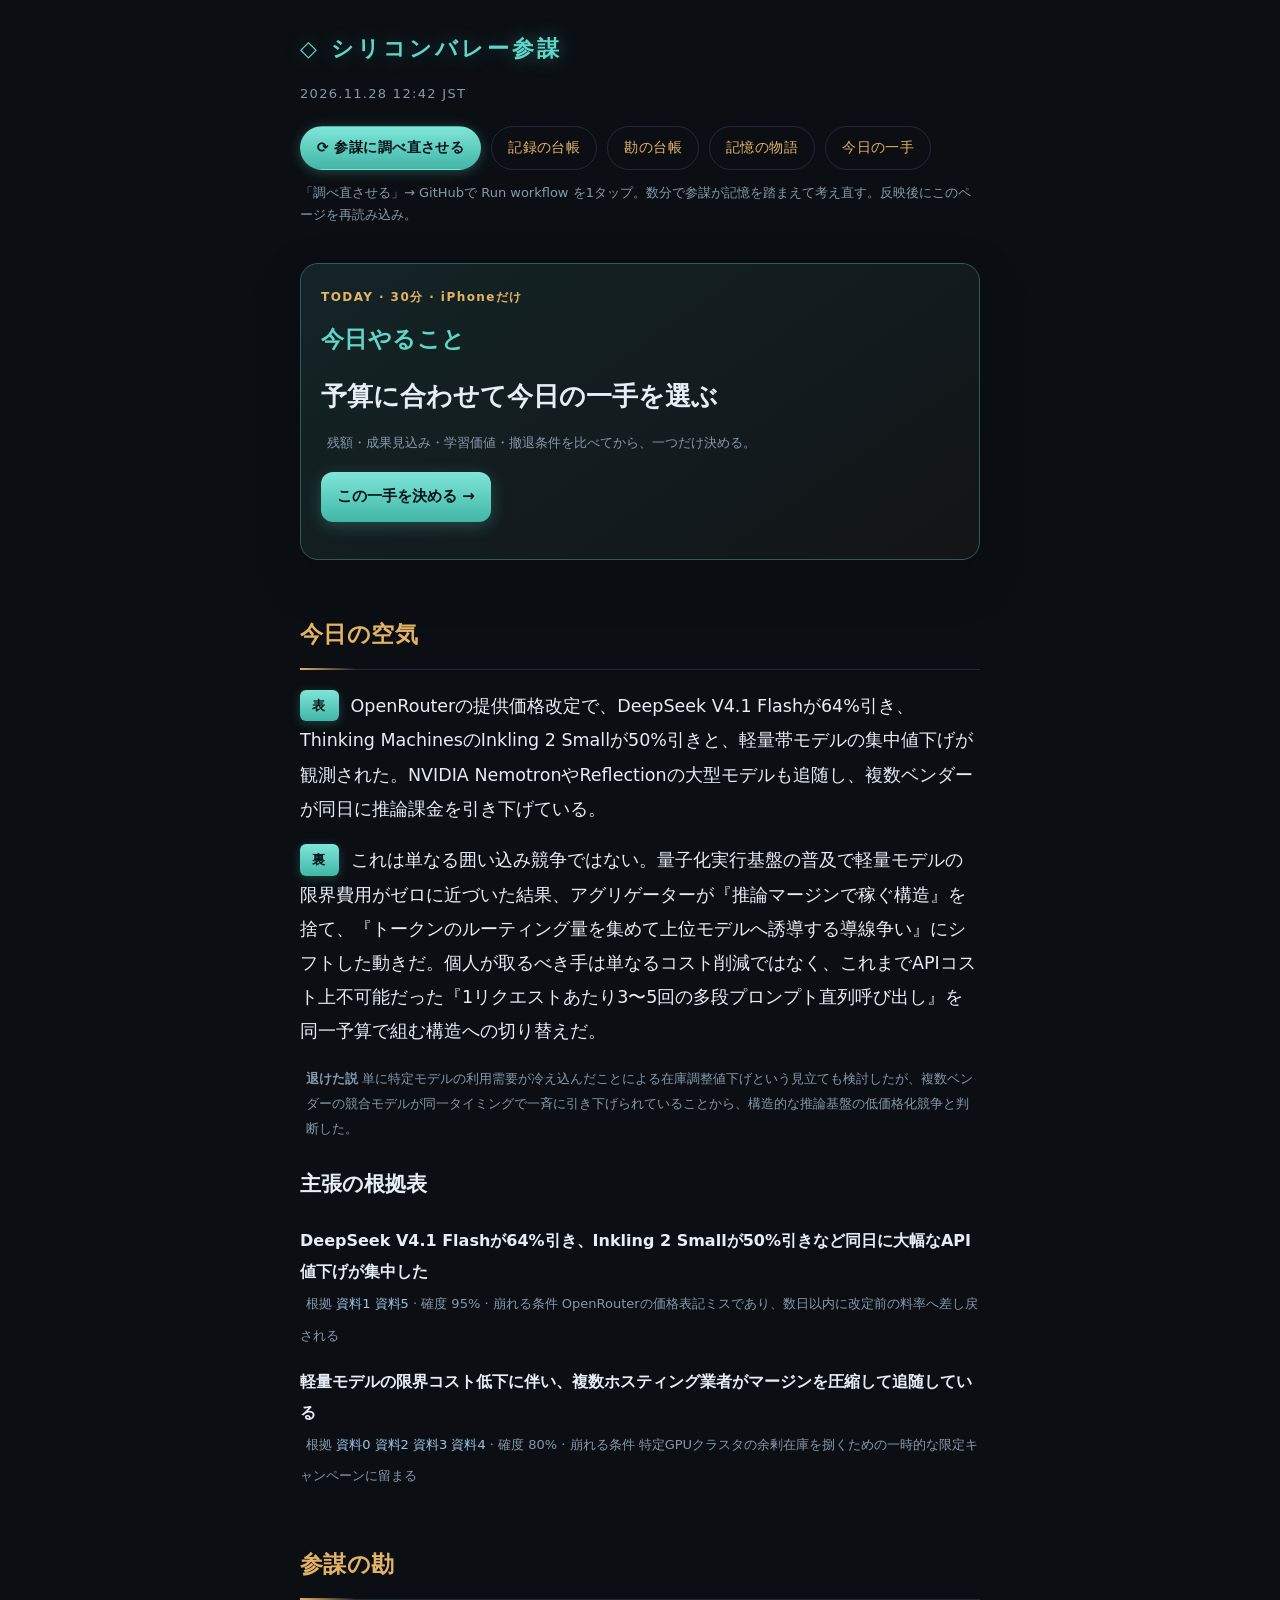
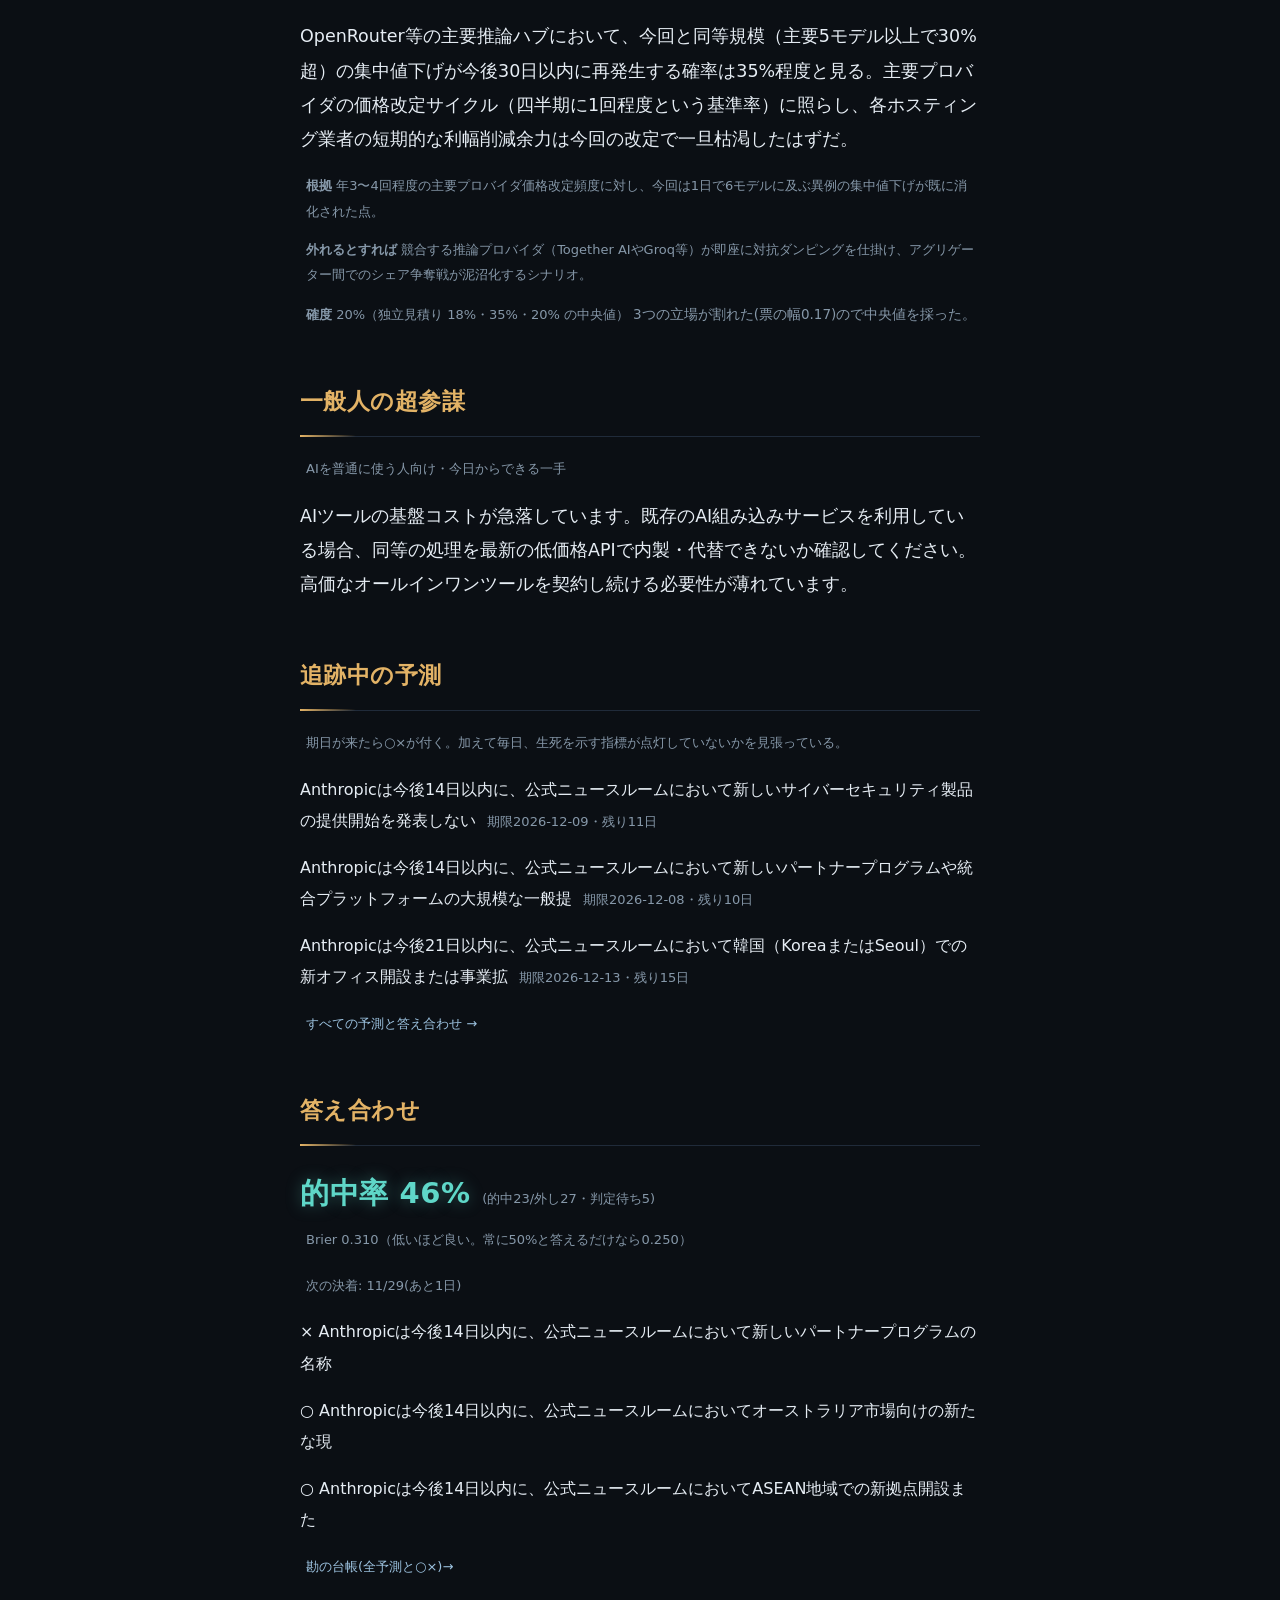
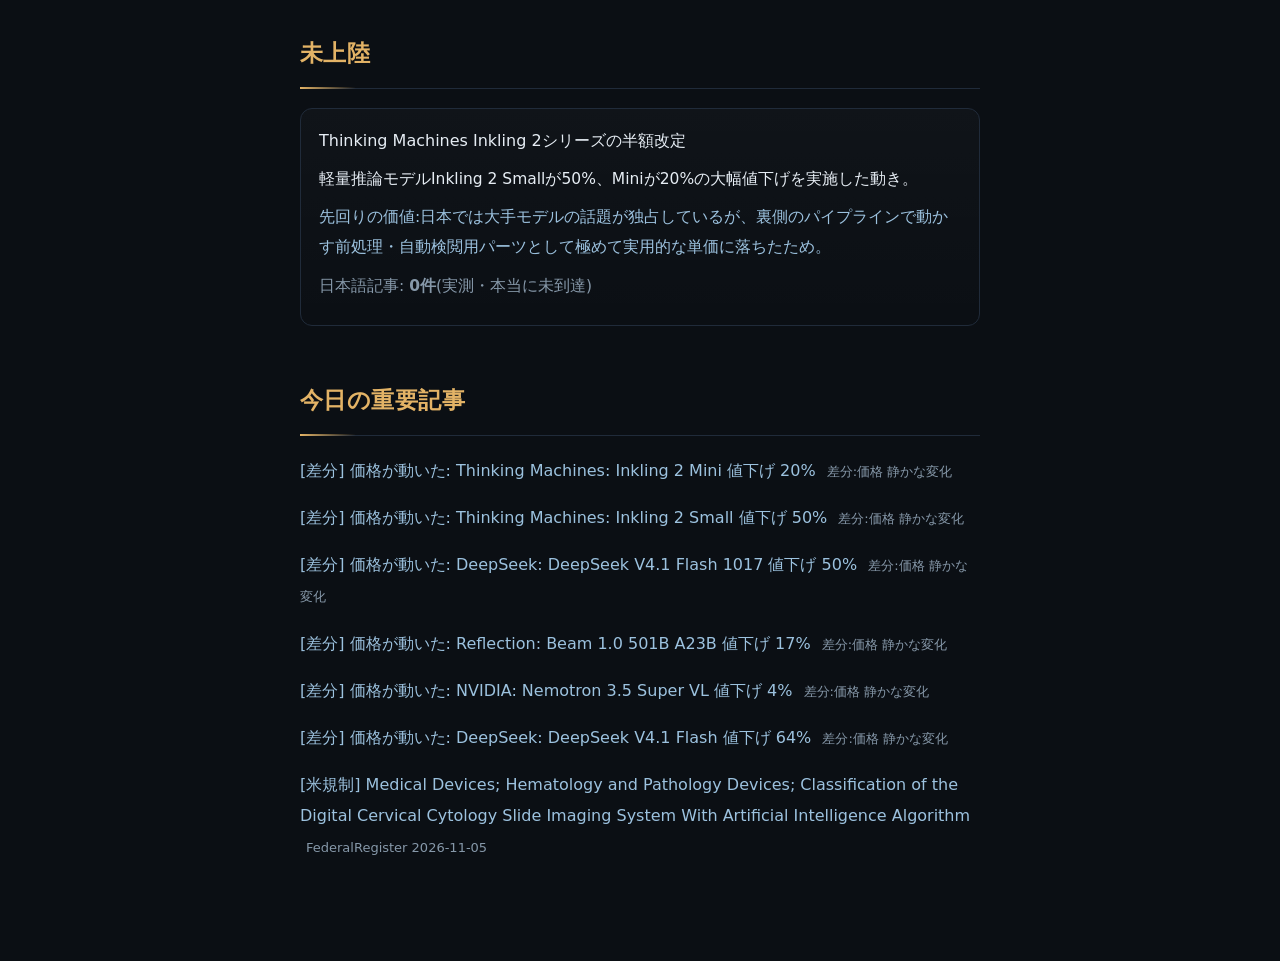
<file: docs/index.html>
<!DOCTYPE html><html lang="ja" class="no-js"><head><meta charset="UTF-8">
<meta name="viewport" content="width=device-width, initial-scale=1">
<meta name="color-scheme" content="dark">
<title>シリコンバレー参謀</title><style>:root{--bg:#0b0f14;--fg:#e6edf4;--teal:#5fd7c8;--gold:#e3b366;--line:#202b3a;--dim:#8698a9;--muted:#647688}
*{box-sizing:border-box}
html{-webkit-text-size-adjust:100%}
body{background:radial-gradient(1200px 600px at 50% -10%,#0f1720 0%,var(--bg) 60%) no-repeat,var(--bg);
color:var(--fg);font-family:system-ui,'Hiragino Sans','Hiragino Kaku Gothic ProN',sans-serif;
margin:0;padding:28px 20px 80px;line-height:1.95;font-size:clamp(16px,3.9vw,18px);
-webkit-font-smoothing:antialiased;text-rendering:optimizeLegibility}
main{max-width:min(680px,94vw);margin:0 auto}
.hd{margin-bottom:36px}
h1{font-size:clamp(18px,4.6vw,22px);letter-spacing:.14em;color:var(--teal);font-weight:600;margin:0;
text-wrap:balance;text-shadow:0 0 18px rgba(95,215,200,.35)}
.d{color:var(--dim);font-size:13px;letter-spacing:.1em;margin-top:10px}
h2{font-size:clamp(19px,4.8vw,23px);letter-spacing:.02em;color:var(--gold);
border-bottom:1px solid var(--line);text-wrap:balance;
padding-bottom:12px;margin-top:0;font-weight:700;position:relative}
h2::after{content:"";position:absolute;left:0;bottom:-1px;width:56px;height:2px;
background:linear-gradient(90deg,var(--gold),transparent)}
section{margin-top:52px}
p{font-size:clamp(15.5px,4vw,17.5px);text-wrap:pretty}
.lb{color:#04121a;font-size:13px;letter-spacing:.12em;border-radius:6px;
padding:3px 12px;margin-right:12px;white-space:nowrap;font-weight:700;display:inline-block;
transform:translateY(-2px);background:linear-gradient(180deg,#7fe6d8,#41b6a7);
box-shadow:0 2px 10px rgba(95,215,200,.25)}
.mj{border:1px solid var(--line);border-radius:12px;padding:16px 18px;margin:18px 0;
background:linear-gradient(180deg,rgba(255,255,255,.02),rgba(255,255,255,0))}
.mjt{font-size:16px;color:var(--fg)}
.mj p{font-size:15.5px;margin:8px 0}
.mjw{color:#9cc2df}
t{border-bottom:1px dotted var(--teal);cursor:pointer;transition:color .15s,border-color .15s;
-webkit-tap-highlight-color:transparent}
t:active,t:hover{color:var(--teal);border-bottom-style:solid}
.tip{position:fixed;margin:0;z-index:50;background:#101a26;border:1px solid #2b4a58;
border-radius:10px;padding:12px 15px;font-size:14.5px;line-height:1.75;color:#cfe0ec;
max-width:calc(100vw - 24px);box-shadow:0 10px 34px rgba(0,0,0,.55);
opacity:0;transform:translateY(-6px) scale(.98);transition:opacity .22s ease,transform .22s ease}
.tip.show{opacity:1;transform:none}
[popover].tip{inset:unset}
[popover].tip:popover-open{opacity:1;transform:none}
@starting-style{[popover].tip:popover-open{opacity:0;transform:translateY(-6px) scale(.98)}}
ul{padding-left:0;list-style:none}
li{margin:16px 0;font-size:16px}
a{color:#9cc2df;text-decoration:none}
li a{transition:color .15s}
li a:hover{color:var(--teal)}
.m{color:var(--dim);font-size:13px;margin-left:6px}
.progress{position:fixed;top:0;left:0;height:2px;width:100%;transform:scaleX(0);
transform-origin:0 50%;background:linear-gradient(90deg,var(--teal),var(--gold));z-index:60}
.hd{animation:rise .8s ease both}
@keyframes rise{from{opacity:0;transform:translateY(10px)}to{opacity:1;transform:none}}
.js .reveal{opacity:0;transform:translateY(18px);
transition:opacity .7s cubic-bezier(.2,.7,.2,1),transform .7s cubic-bezier(.2,.7,.2,1)}
.js .reveal.in{opacity:1;transform:none}
.nav{display:flex;gap:10px;margin-top:20px;flex-wrap:wrap}
.nav a{color:var(--gold);border:1px solid var(--line);border-radius:22px;padding:7px 16px;
font-size:14px;letter-spacing:.03em;transition:color .15s,border-color .15s}
.nav a:hover{color:var(--teal);border-color:#2b4a58}
.nav a.refresh{color:#04121a;font-weight:700;border-color:transparent;
background:linear-gradient(180deg,#7fe6d8,#41b6a7);box-shadow:0 2px 12px rgba(95,215,200,.3)}
.nav a.refresh:hover{color:#04121a;filter:brightness(1.08)}
.hint{color:var(--dim);font-size:13px;margin-top:12px;line-height:1.75}
.focus{border:1px solid #315b59;border-radius:18px;padding:22px 20px 20px;margin-top:32px;
background:linear-gradient(145deg,rgba(95,215,200,.10),rgba(227,179,102,.035));
box-shadow:0 18px 50px rgba(0,0,0,.22)}
.focus h2{margin:8px 0 14px;border:0;padding:0;color:var(--teal)}
.focus h2::after{display:none}
.focus-kicker{font-size:12px;color:var(--gold);letter-spacing:.12em;font-weight:700}
.focus-title{font-size:clamp(20px,5.3vw,26px);line-height:1.55;font-weight:750;margin:10px 0}
.focus-btn{display:inline-block;color:#04121a!important;background:linear-gradient(180deg,#7fe6d8,#41b6a7);
border-radius:12px;padding:10px 16px;font-weight:750;font-size:15px;box-shadow:0 4px 16px rgba(95,215,200,.25)}
.card{border:1px solid var(--line);border-radius:14px;padding:19px 20px;margin:22px 0;
background:linear-gradient(180deg,rgba(255,255,255,.025),rgba(255,255,255,0))}
.card h3{font-size:clamp(16.5px,4.3vw,18.5px);margin:0 0 11px;color:var(--fg);font-weight:700;
line-height:1.6;text-wrap:balance}
.card p{font-size:clamp(14.5px,3.9vw,15.5px);margin:10px 0;color:#d2dde8;text-wrap:pretty}
.row{display:flex;flex-wrap:wrap;gap:9px;align-items:center;margin:9px 0}
.badge{font-size:12.5px;letter-spacing:.04em;border-radius:20px;padding:3px 11px;
border:1px solid var(--line);color:#aab7c3;white-space:nowrap}
.b-confirmed,.b-pending{color:#7fe6d8;border-color:#2b4a58}
.b-reported{color:var(--gold);border-color:#3a3320}
.b-hit{color:#0a1410;background:linear-gradient(180deg,#7fe6a8,#41b673);border-color:transparent;font-weight:700}
.b-miss{color:#f0b3b3;border-color:#5a2b2b;background:rgba(120,40,40,.18)}
.b-review{color:var(--gold);border-color:#3a3320}
.hitrate{color:var(--teal);font-size:29px;font-weight:700;letter-spacing:.02em;
text-shadow:0 0 16px rgba(95,215,200,.35)}
.kv{font-size:13.5px;color:var(--dim)}
.kv b{color:#bcd0df;font-weight:600}
.deadline{color:var(--gold)}
.empty{color:var(--dim);font-size:15px;margin-top:28px}
@supports (animation-timeline:scroll()){
.progress{animation:grow linear both;animation-timeline:scroll(root)}
@keyframes grow{from{transform:scaleX(0)}to{transform:scaleX(1)}}}
@media (prefers-reduced-motion:reduce){
.hd{animation:none}
.js .reveal{opacity:1;transform:none;transition:none}
.tip{transition:none;opacity:1;transform:none}
.progress{display:none}}</style></head><body>
<div class="progress" aria-hidden="true"></div>
<main>
<header class="hd"><h1>◇ シリコンバレー参謀</h1>
<div class="d">2026.11.28 12:42 JST</div>
<nav class="nav"><a class="refresh" href="https://github.com/tensaikamo/stick-koubou/actions/workflows/sanbo.yml" target="_blank" rel="noopener">⟳ 参謀に調べ直させる</a><a href="records.html">記録の台帳</a><a href="hunches.html">勘の台帳</a><a href="threads.html">記憶の物語</a><a href="ichite.html">今日の一手</a></nav>
<div class="hint">「調べ直させる」→ GitHubで Run workflow を1タップ。数分で参謀が記憶を踏まえて考え直す。反映後にこのページを再読み込み。</div></header>
<section class="focus reveal"><div class="focus-kicker">TODAY · 30分 · iPhoneだけ</div><h2>今日やること</h2>
<p class="focus-title">予算に合わせて今日の一手を選ぶ</p>
<p class="m">残額・成果見込み・学習価値・撤退条件を比べてから、一つだけ決める。</p>
<p><a class="focus-btn" href="ichite.html">この一手を決める →</a></p></section>
<section class="reveal"><h2>今日の空気</h2>
<p><span class="lb">表</span>OpenRouterの提供価格改定で、DeepSeek V4.1 Flashが64%引き、Thinking MachinesのInkling 2 Smallが50%引きと、軽量帯モデルの集中値下げが観測された。NVIDIA NemotronやReflectionの大型モデルも追随し、複数ベンダーが同日に推論課金を引き下げている。</p>
<p><span class="lb">裏</span>これは単なる囲い込み競争ではない。量子化実行基盤の普及で軽量モデルの限界費用がゼロに近づいた結果、アグリゲーターが『推論マージンで稼ぐ構造』を捨て、『トークンのルーティング量を集めて上位モデルへ誘導する導線争い』にシフトした動きだ。個人が取るべき手は単なるコスト削減ではなく、これまでAPIコスト上不可能だった『1リクエストあたり3〜5回の多段プロンプト直列呼び出し』を同一予算で組む構造への切り替えだ。</p><p class="m"><b>退けた説</b> 単に特定モデルの利用需要が冷え込んだことによる在庫調整値下げという見立ても検討したが、複数ベンダーの競合モデルが同一タイミングで一斉に引き下げられていることから、構造的な推論基盤の低価格化競争と判断した。</p><div class="evidence"><h3>主張の根拠表</h3><ul><li><b>DeepSeek V4.1 Flashが64%引き、Inkling 2 Smallが50%引きなど同日に大幅なAPI値下げが集中した</b><br><span class="m">根拠 <a href="https://openrouter.ai/models">資料1</a> <a href="https://openrouter.ai/models">資料5</a> · 確度 95% · 崩れる条件 OpenRouterの価格表記ミスであり、数日以内に改定前の料率へ差し戻される</span></li><li><b>軽量モデルの限界コスト低下に伴い、複数ホスティング業者がマージンを圧縮して追随している</b><br><span class="m">根拠 <a href="https://openrouter.ai/models">資料0</a> <a href="https://openrouter.ai/models">資料2</a> <a href="https://openrouter.ai/models">資料3</a> <a href="https://openrouter.ai/models">資料4</a> · 確度 80% · 崩れる条件 特定GPUクラスタの余剰在庫を捌くための一時的な限定キャンペーンに留まる</span></li></ul></div></section>
<section class="reveal"><h2>参謀の勘</h2><p>OpenRouter等の主要推論ハブにおいて、今回と同等規模（主要5モデル以上で30%超）の集中値下げが今後30日以内に再発生する確率は35%程度と見る。主要プロバイダの価格改定サイクル（四半期に1回程度という基準率）に照らし、各ホスティング業者の短期的な利幅削減余力は今回の改定で一旦枯渇したはずだ。</p><p class="m"><b>根拠</b> 年3〜4回程度の主要プロバイダ価格改定頻度に対し、今回は1日で6モデルに及ぶ異例の集中値下げが既に消化された点。</p><p class="m"><b>外れるとすれば</b> 競合する推論プロバイダ（Together AIやGroq等）が即座に対抗ダンピングを仕掛け、アグリゲーター間でのシェア争奪戦が泥沼化するシナリオ。</p><p class="m"><b>確度</b> 20%（独立見積り 18%・35%・20% の中央値） <span class="kv">3つの立場が割れた(票の幅0.17)ので中央値を採った。</span></p></section>
<section class="reveal"><h2>一般人の超参謀</h2><p class="m">AIを普通に使う人向け・今日からできる一手</p><p>AIツールの基盤コストが急落しています。既存のAI組み込みサービスを利用している場合、同等の処理を最新の低価格APIで内製・代替できないか確認してください。高価なオールインワンツールを契約し続ける必要性が薄れています。</p></section>
<section class="reveal"><h2>追跡中の予測</h2><p class="m">期日が来たら○×が付く。加えて毎日、生死を示す指標が点灯していないかを見張っている。</p><ul><li>Anthropicは今後14日以内に、公式ニュースルームにおいて新しいサイバーセキュリティ製品の提供開始を発表しない <span class="m">期限2026-12-09・残り11日</span></li><li>Anthropicは今後14日以内に、公式ニュースルームにおいて新しいパートナープログラムや統合プラットフォームの大規模な一般提 <span class="m">期限2026-12-08・残り10日</span></li><li>Anthropicは今後21日以内に、公式ニュースルームにおいて韓国（KoreaまたはSeoul）での新オフィス開設または事業拡 <span class="m">期限2026-12-13・残り15日</span></li></ul><p class="m"><a href="hunches.html">すべての予測と答え合わせ →</a></p></section>
<section class="reveal"><h2>答え合わせ</h2><p><span class="hitrate">的中率 46%</span> <span class="m">(的中23/外し27・判定待ち5)</span><br><span class="m">Brier 0.310（低いほど良い。常に50%と答えるだけなら0.250）</span></p><p class="m">次の決着: 11/29(あと1日)</p><ul><li>× Anthropicは今後14日以内に、公式ニュースルームにおいて新しいパートナープログラムの名称</li><li>○ Anthropicは今後14日以内に、公式ニュースルームにおいてオーストラリア市場向けの新たな現</li><li>○ Anthropicは今後14日以内に、公式ニュースルームにおいてASEAN地域での新拠点開設また</li></ul><p class="m"><a href="hunches.html">勘の台帳(全予測と○×)→</a></p></section>
<section class="reveal"><h2>未上陸</h2><div class="mj"><div class="mjt">Thinking Machines Inkling 2シリーズの半額改定</div><p>軽量推論モデルInkling 2 Smallが50%、Miniが20%の大幅値下げを実施した動き。</p><p class="mjw">先回りの価値:日本では大手モデルの話題が独占しているが、裏側のパイプラインで動かす前処理・自動検閲用パーツとして極めて実用的な単価に落ちたため。</p><p class="m">日本語記事: <b>0件</b>(実測・本当に未到達)</p></div></section>
<section class="reveal"><h2>今日の重要記事</h2><ul><li><a href="https://openrouter.ai/models">[差分] 価格が動いた: Thinking Machines: Inkling 2 Mini 値下げ 20%</a> <span class="m">差分:価格 静かな変化</span></li>
<li><a href="https://openrouter.ai/models">[差分] 価格が動いた: Thinking Machines: Inkling 2 Small 値下げ 50%</a> <span class="m">差分:価格 静かな変化</span></li>
<li><a href="https://openrouter.ai/models">[差分] 価格が動いた: DeepSeek: DeepSeek V4.1 Flash 1017 値下げ 50%</a> <span class="m">差分:価格 静かな変化</span></li>
<li><a href="https://openrouter.ai/models">[差分] 価格が動いた: Reflection: Beam 1.0 501B A23B 値下げ 17%</a> <span class="m">差分:価格 静かな変化</span></li>
<li><a href="https://openrouter.ai/models">[差分] 価格が動いた: NVIDIA: Nemotron 3.5 Super VL 値下げ 4%</a> <span class="m">差分:価格 静かな変化</span></li>
<li><a href="https://openrouter.ai/models">[差分] 価格が動いた: DeepSeek: DeepSeek V4.1 Flash 値下げ 64%</a> <span class="m">差分:価格 静かな変化</span></li>
<li><a href="https://www.federalregister.gov/documents/2026/11/05/2026-22593/medical-devices-hematology-and-pathology-devices-classification-of-the-digital-cervical-cytology">[米規制] Medical Devices; Hematology and Pathology Devices; Classification of the Digital Cervical Cytology Slide Imaging System With Artificial Intelligence Algorithm</a> <span class="m">FederalRegister 2026-11-05</span></li></ul></section>
</main>
<script>
(function(){
  var root=document.documentElement;
  root.className="js";
  var reduce=matchMedia("(prefers-reduced-motion: reduce)").matches;

  // セクションのスクロール・イン(iOS Safari含め実動。JS無効時は全表示のまま)
  var rev=document.querySelectorAll(".reveal");
  if(!reduce && "IntersectionObserver" in window){
    var io=new IntersectionObserver(function(es){
      es.forEach(function(en){ if(en.isIntersecting){ en.target.classList.add("in"); io.unobserve(en.target); } });
    },{threshold:0.12,rootMargin:"0px 0px -8% 0px"});
    rev.forEach(function(el){ io.observe(el); });
  } else { rev.forEach(function(el){ el.classList.add("in"); }); }

  // 用語タップ解説: Popover API(iOS 17+)、未対応は同等のフォールバック配置
  var canPop = ("popover" in HTMLElement.prototype);
  var tip=null, anchor=null;
  function place(t,el){
    var r=el.getBoundingClientRect();
    var w=Math.min(t.offsetWidth, window.innerWidth-24);
    var left=Math.min(Math.max(12, r.left), window.innerWidth-12-w);
    t.style.left=left+"px"; t.style.top=(r.bottom+8)+"px";
  }
  function close(){
    if(!tip) return;
    var t=tip; tip=null; anchor=null;
    if(canPop){ try{ t.hidePopover(); }catch(e){} }
    t.remove();
  }
  function open(el){
    close();
    tip=document.createElement("div"); tip.className="tip";
    tip.textContent=el.getAttribute("data-d")||"";
    if(canPop) tip.setAttribute("popover","manual");
    document.body.appendChild(tip);
    if(canPop){ try{ tip.showPopover(); }catch(e){} }
    place(tip,el);
    if(!canPop) requestAnimationFrame(function(){ tip.classList.add("show"); });
    anchor=el;
  }
  function vt(fn){ if(!reduce && document.startViewTransition){ document.startViewTransition(fn); } else fn(); }
  document.addEventListener("click", function(e){
    var el=e.target.closest?e.target.closest("t"):null;
    if(el){ e.preventDefault(); if(anchor===el){ vt(close); } else { vt(function(){ open(el); }); } }
    else if(tip && !(e.target.closest&&e.target.closest(".tip"))){ vt(close); }
  });
  window.addEventListener("scroll", function(){ if(tip) close(); }, {passive:true});
})();
</script>
</body></html>
</file>
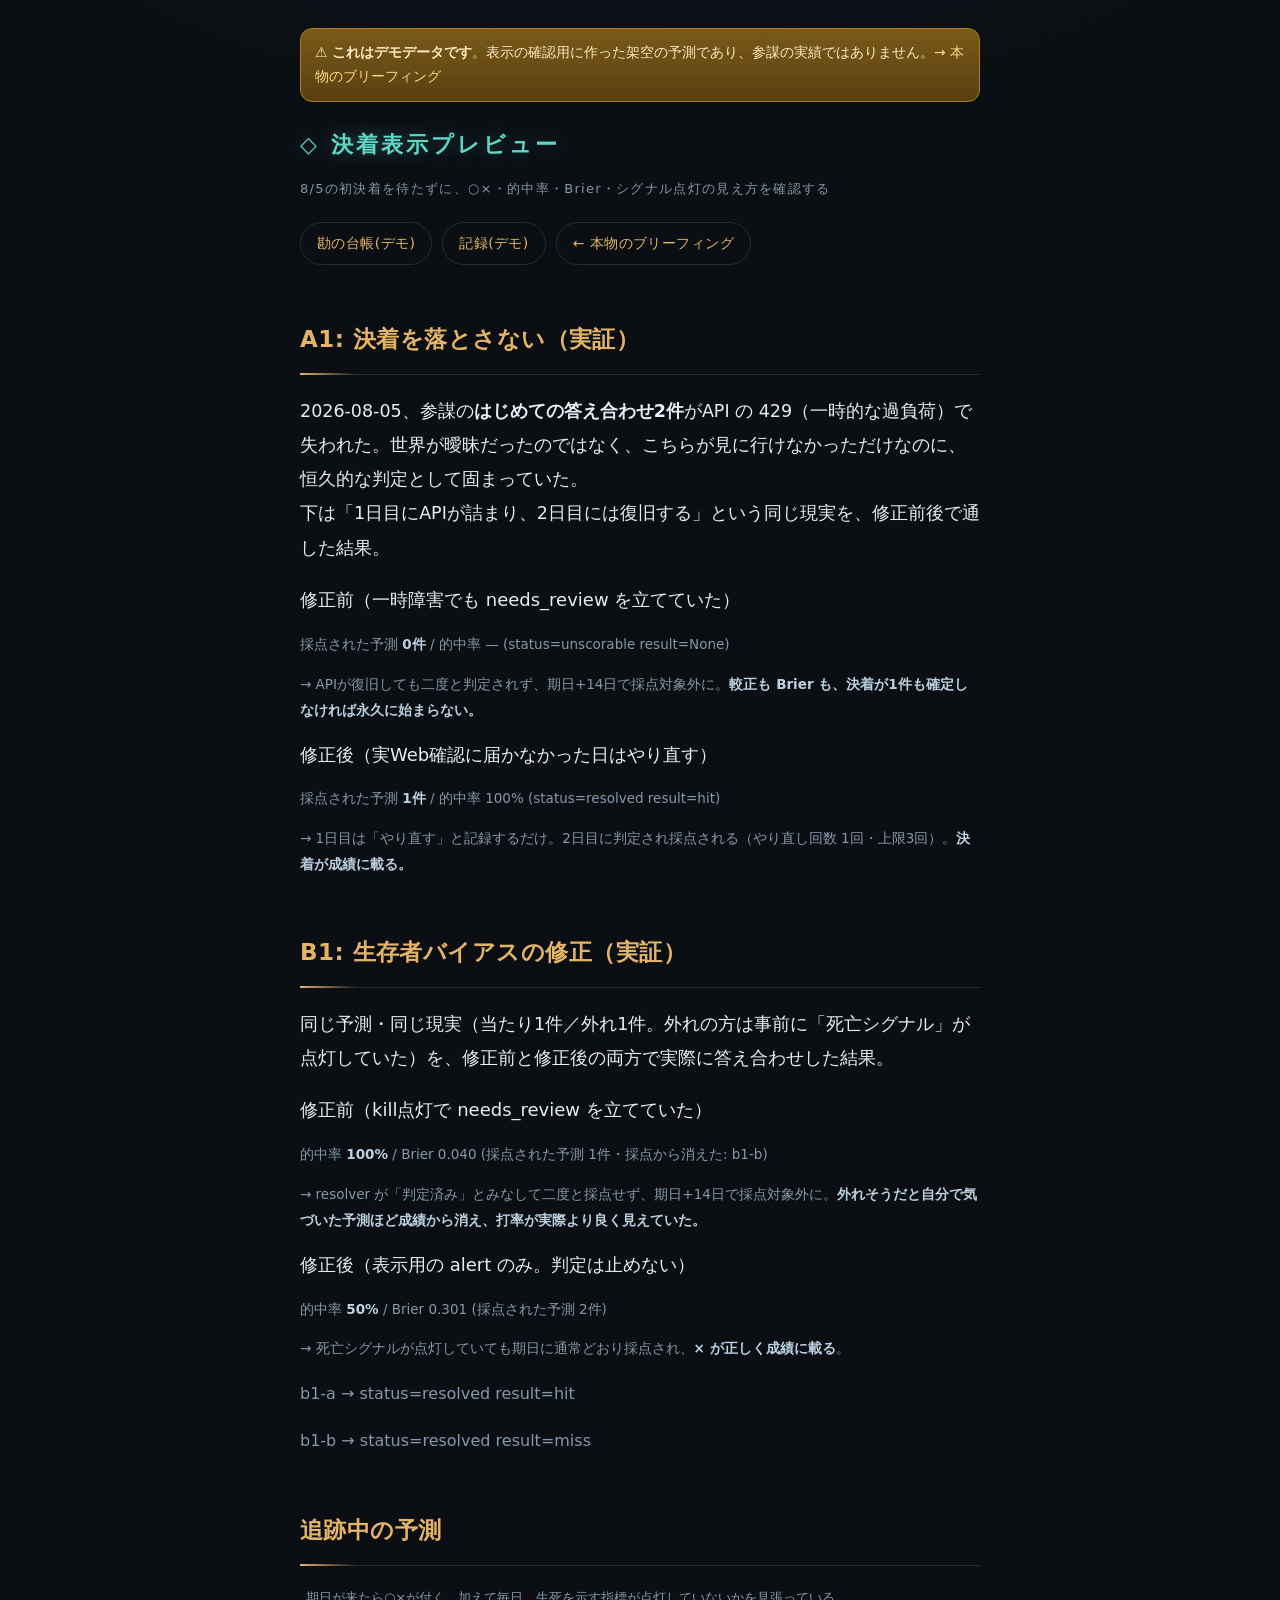
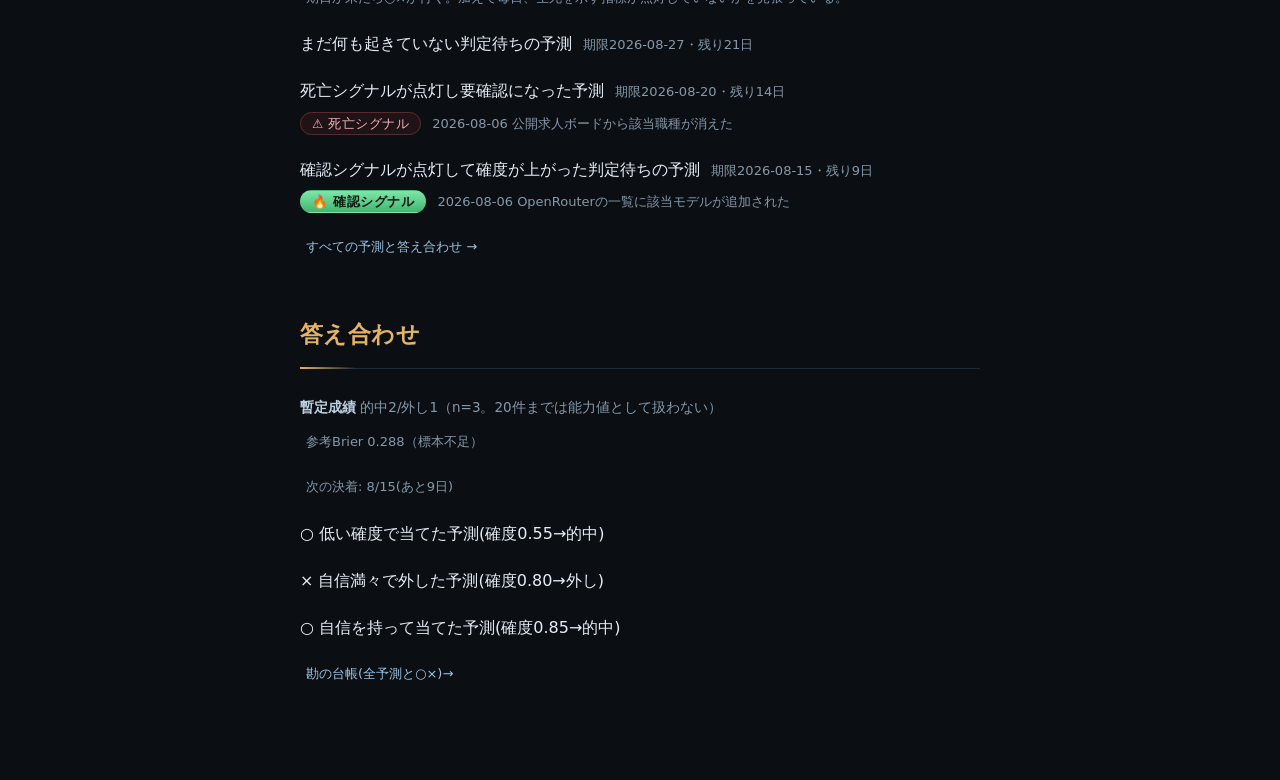
<file: docs/preview/index.html>
<!DOCTYPE html><html lang="ja"><head><meta charset="UTF-8">
<meta name="viewport" content="width=device-width, initial-scale=1">
<meta name="color-scheme" content="dark"><title>プレビュー — 決着表示の確認</title>
<style>:root{--bg:#0b0f14;--fg:#e6edf4;--teal:#5fd7c8;--gold:#e3b366;--line:#202b3a;--dim:#8698a9;--muted:#647688}
*{box-sizing:border-box}
html{-webkit-text-size-adjust:100%}
body{background:radial-gradient(1200px 600px at 50% -10%,#0f1720 0%,var(--bg) 60%) no-repeat,var(--bg);
color:var(--fg);font-family:system-ui,'Hiragino Sans','Hiragino Kaku Gothic ProN',sans-serif;
margin:0;padding:28px 20px 80px;line-height:1.95;font-size:clamp(16px,3.9vw,18px);
-webkit-font-smoothing:antialiased;text-rendering:optimizeLegibility}
main{max-width:min(680px,94vw);margin:0 auto}
.hd{margin-bottom:36px}
h1{font-size:clamp(18px,4.6vw,22px);letter-spacing:.14em;color:var(--teal);font-weight:600;margin:0;
text-wrap:balance;text-shadow:0 0 18px rgba(95,215,200,.35)}
.d{color:var(--dim);font-size:13px;letter-spacing:.1em;margin-top:10px}
h2{font-size:clamp(19px,4.8vw,23px);letter-spacing:.02em;color:var(--gold);
border-bottom:1px solid var(--line);text-wrap:balance;
padding-bottom:12px;margin-top:0;font-weight:700;position:relative}
h2::after{content:"";position:absolute;left:0;bottom:-1px;width:56px;height:2px;
background:linear-gradient(90deg,var(--gold),transparent)}
section{margin-top:52px}
p{font-size:clamp(15.5px,4vw,17.5px);text-wrap:pretty}
.lb{color:#04121a;font-size:13px;letter-spacing:.12em;border-radius:6px;
padding:3px 12px;margin-right:12px;white-space:nowrap;font-weight:700;display:inline-block;
transform:translateY(-2px);background:linear-gradient(180deg,#7fe6d8,#41b6a7);
box-shadow:0 2px 10px rgba(95,215,200,.25)}
.mj{border:1px solid var(--line);border-radius:12px;padding:16px 18px;margin:18px 0;
background:linear-gradient(180deg,rgba(255,255,255,.02),rgba(255,255,255,0))}
.mjt{font-size:16px;color:var(--fg)}
.mj p{font-size:15.5px;margin:8px 0}
.mjw{color:#9cc2df}
t{border-bottom:1px dotted var(--teal);cursor:pointer;transition:color .15s,border-color .15s;
-webkit-tap-highlight-color:transparent}
t:active,t:hover{color:var(--teal);border-bottom-style:solid}
.tip{position:fixed;margin:0;z-index:50;background:#101a26;border:1px solid #2b4a58;
border-radius:10px;padding:12px 15px;font-size:14.5px;line-height:1.75;color:#cfe0ec;
max-width:calc(100vw - 24px);box-shadow:0 10px 34px rgba(0,0,0,.55);
opacity:0;transform:translateY(-6px) scale(.98);transition:opacity .22s ease,transform .22s ease}
.tip.show{opacity:1;transform:none}
[popover].tip{inset:unset}
[popover].tip:popover-open{opacity:1;transform:none}
@starting-style{[popover].tip:popover-open{opacity:0;transform:translateY(-6px) scale(.98)}}
ul{padding-left:0;list-style:none}
li{margin:16px 0;font-size:16px}
a{color:#9cc2df;text-decoration:none}
li a{transition:color .15s}
li a:hover{color:var(--teal)}
.m{color:var(--dim);font-size:13px;margin-left:6px}
.progress{position:fixed;top:0;left:0;height:2px;width:100%;transform:scaleX(0);
transform-origin:0 50%;background:linear-gradient(90deg,var(--teal),var(--gold));z-index:60}
.hd{animation:rise .8s ease both}
@keyframes rise{from{opacity:0;transform:translateY(10px)}to{opacity:1;transform:none}}
.js .reveal{opacity:0;transform:translateY(18px);
transition:opacity .7s cubic-bezier(.2,.7,.2,1),transform .7s cubic-bezier(.2,.7,.2,1)}
.js .reveal.in{opacity:1;transform:none}
.nav{display:flex;gap:10px;margin-top:20px;flex-wrap:wrap}
.nav a{color:var(--gold);border:1px solid var(--line);border-radius:22px;padding:7px 16px;
font-size:14px;letter-spacing:.03em;transition:color .15s,border-color .15s}
.nav a:hover{color:var(--teal);border-color:#2b4a58}
.nav a.refresh{color:#04121a;font-weight:700;border-color:transparent;
background:linear-gradient(180deg,#7fe6d8,#41b6a7);box-shadow:0 2px 12px rgba(95,215,200,.3)}
.nav a.refresh:hover{color:#04121a;filter:brightness(1.08)}
.hint{color:var(--dim);font-size:13px;margin-top:12px;line-height:1.75}
.focus{border:1px solid #315b59;border-radius:18px;padding:22px 20px 20px;margin-top:32px;
background:linear-gradient(145deg,rgba(95,215,200,.10),rgba(227,179,102,.035));
box-shadow:0 18px 50px rgba(0,0,0,.22)}
.focus h2{margin:8px 0 14px;border:0;padding:0;color:var(--teal)}
.focus h2::after{display:none}
.focus-kicker{font-size:12px;color:var(--gold);letter-spacing:.12em;font-weight:700}
.focus-title{font-size:clamp(20px,5.3vw,26px);line-height:1.55;font-weight:750;margin:10px 0}
.focus-btn{display:inline-block;color:#04121a!important;background:linear-gradient(180deg,#7fe6d8,#41b6a7);
border-radius:12px;padding:10px 16px;font-weight:750;font-size:15px;box-shadow:0 4px 16px rgba(95,215,200,.25)}
.card{border:1px solid var(--line);border-radius:14px;padding:19px 20px;margin:22px 0;
background:linear-gradient(180deg,rgba(255,255,255,.025),rgba(255,255,255,0))}
.card h3{font-size:clamp(16.5px,4.3vw,18.5px);margin:0 0 11px;color:var(--fg);font-weight:700;
line-height:1.6;text-wrap:balance}
.card p{font-size:clamp(14.5px,3.9vw,15.5px);margin:10px 0;color:#d2dde8;text-wrap:pretty}
.row{display:flex;flex-wrap:wrap;gap:9px;align-items:center;margin:9px 0}
.badge{font-size:12.5px;letter-spacing:.04em;border-radius:20px;padding:3px 11px;
border:1px solid var(--line);color:#aab7c3;white-space:nowrap}
.b-confirmed,.b-pending{color:#7fe6d8;border-color:#2b4a58}
.b-reported{color:var(--gold);border-color:#3a3320}
.b-hit{color:#0a1410;background:linear-gradient(180deg,#7fe6a8,#41b673);border-color:transparent;font-weight:700}
.b-miss{color:#f0b3b3;border-color:#5a2b2b;background:rgba(120,40,40,.18)}
.b-review{color:var(--gold);border-color:#3a3320}
.hitrate{color:var(--teal);font-size:29px;font-weight:700;letter-spacing:.02em;
text-shadow:0 0 16px rgba(95,215,200,.35)}
.kv{font-size:13.5px;color:var(--dim)}
.kv b{color:#bcd0df;font-weight:600}
.deadline{color:var(--gold)}
.empty{color:var(--dim);font-size:15px;margin-top:28px}
@supports (animation-timeline:scroll()){
.progress{animation:grow linear both;animation-timeline:scroll(root)}
@keyframes grow{from{transform:scaleX(0)}to{transform:scaleX(1)}}}
@media (prefers-reduced-motion:reduce){
.hd{animation:none}
.js .reveal{opacity:1;transform:none;transition:none}
.tip{transition:none;opacity:1;transform:none}
.progress{display:none}}</style></head><body><main>
<div style="background:linear-gradient(180deg,#7a5a1a,#5a3f10);color:#ffe9bd;border:1px solid #a67c2a;border-radius:12px;padding:12px 14px;margin:0 0 22px;font-size:14px;line-height:1.7">⚠ <b>これはデモデータです</b>。表示の確認用に作った架空の予測であり、参謀の実績ではありません。<a href="../index.html" style="color:#ffd88a">→ 本物のブリーフィング</a></div>
<header class="hd"><h1>◇ 決着表示プレビュー</h1>
<div class="d">8/5の初決着を待たずに、○×・的中率・Brier・シグナル点灯の見え方を確認する</div>
<nav class="nav"><a href="hunches.html">勘の台帳(デモ)</a><a href="records.html">記録(デモ)</a>
<a href="../index.html">← 本物のブリーフィング</a></nav></header>
<section class="reveal"><h2>A1: 決着を落とさない（実証）</h2><p class="lead">2026-08-05、参謀の<b>はじめての答え合わせ2件</b>がAPI の 429（一時的な過負荷）で失われた。世界が曖昧だったのではなく、こちらが見に行けなかっただけなのに、恒久的な判定として固まっていた。<br>下は「1日目にAPIが詰まり、2日目には復旧する」という同じ現実を、修正前後で通した結果。</p><div class="q"><div class="qt">修正前（一時障害でも needs_review を立てていた）</div><p class="kv">採点された予測 <b>0件</b> / 的中率 — <span class="kv">(status=unscorable result=None)</span></p><p class="kv">→ APIが復旧しても二度と判定されず、期日+14日で採点対象外に。<b>較正も Brier も、決着が1件も確定しなければ永久に始まらない。</b></p></div><div class="q"><div class="qt">修正後（実Web確認に届かなかった日はやり直す）</div><p class="kv">採点された予測 <b>1件</b> / 的中率 100% <span class="kv">(status=resolved result=hit)</span></p><p class="kv">→ 1日目は「やり直す」と記録するだけ。2日目に判定され採点される（やり直し回数 1回・上限3回）。<b>決着が成績に載る。</b></p></div></section><section class="reveal"><h2>B1: 生存者バイアスの修正（実証）</h2><p class="lead">同じ予測・同じ現実（当たり1件／外れ1件。外れの方は事前に「死亡シグナル」が点灯していた）を、修正前と修正後の両方で実際に答え合わせした結果。</p><div class="q"><div class="qt">修正前（kill点灯で needs_review を立てていた）</div><p class="kv">的中率 <b>100%</b> / Brier 0.040 <span class="kv">(採点された予測 1件・採点から消えた: b1-b)</span></p><p class="kv">→ resolver が「判定済み」とみなして二度と採点せず、期日+14日で採点対象外に。<b>外れそうだと自分で気づいた予測ほど成績から消え、打率が実際より良く見えていた。</b></p></div><div class="q"><div class="qt">修正後（表示用の alert のみ。判定は止めない）</div><p class="kv">的中率 <b>50%</b> / Brier 0.301 <span class="kv">(採点された予測 2件)</span></p><p class="kv">→ 死亡シグナルが点灯していても期日に通常どおり採点され、<b>× が正しく成績に載る</b>。<ul class="kv"><li>b1-a → status=resolved result=hit</li><li>b1-b → status=resolved result=miss</li></ul></p></div></section><section class="reveal"><h2>追跡中の予測</h2><p class="m">期日が来たら○×が付く。加えて毎日、生死を示す指標が点灯していないかを見張っている。</p><ul><li>まだ何も起きていない判定待ちの予測 <span class="m">期限2026-08-27・残り21日</span></li><li>死亡シグナルが点灯し要確認になった予測 <span class="m">期限2026-08-20・残り14日</span><br><span class="badge b-miss">⚠ 死亡シグナル</span> <span class="m">2026-08-06 公開求人ボードから該当職種が消えた</span></li><li>確認シグナルが点灯して確度が上がった判定待ちの予測 <span class="m">期限2026-08-15・残り9日</span><br><span class="badge b-hit">🔥 確認シグナル</span> <span class="m">2026-08-06 OpenRouterの一覧に該当モデルが追加された</span></li></ul><p class="m"><a href="hunches.html">すべての予測と答え合わせ →</a></p></section><section class="reveal"><h2>答え合わせ</h2><p><span class="kv"><b>暫定成績</b> 的中2/外し1（n=3。20件までは能力値として扱わない）</span><br><span class="m">参考Brier 0.288（標本不足）</span></p><p class="m">次の決着: 8/15(あと9日)</p><ul><li>○ 低い確度で当てた予測(確度0.55→的中)</li><li>× 自信満々で外した予測(確度0.80→外し)</li><li>○ 自信を持って当てた予測(確度0.85→的中)</li></ul><p class="m"><a href="hunches.html">勘の台帳(全予測と○×)→</a></p></section>
</main></body></html>
</file>
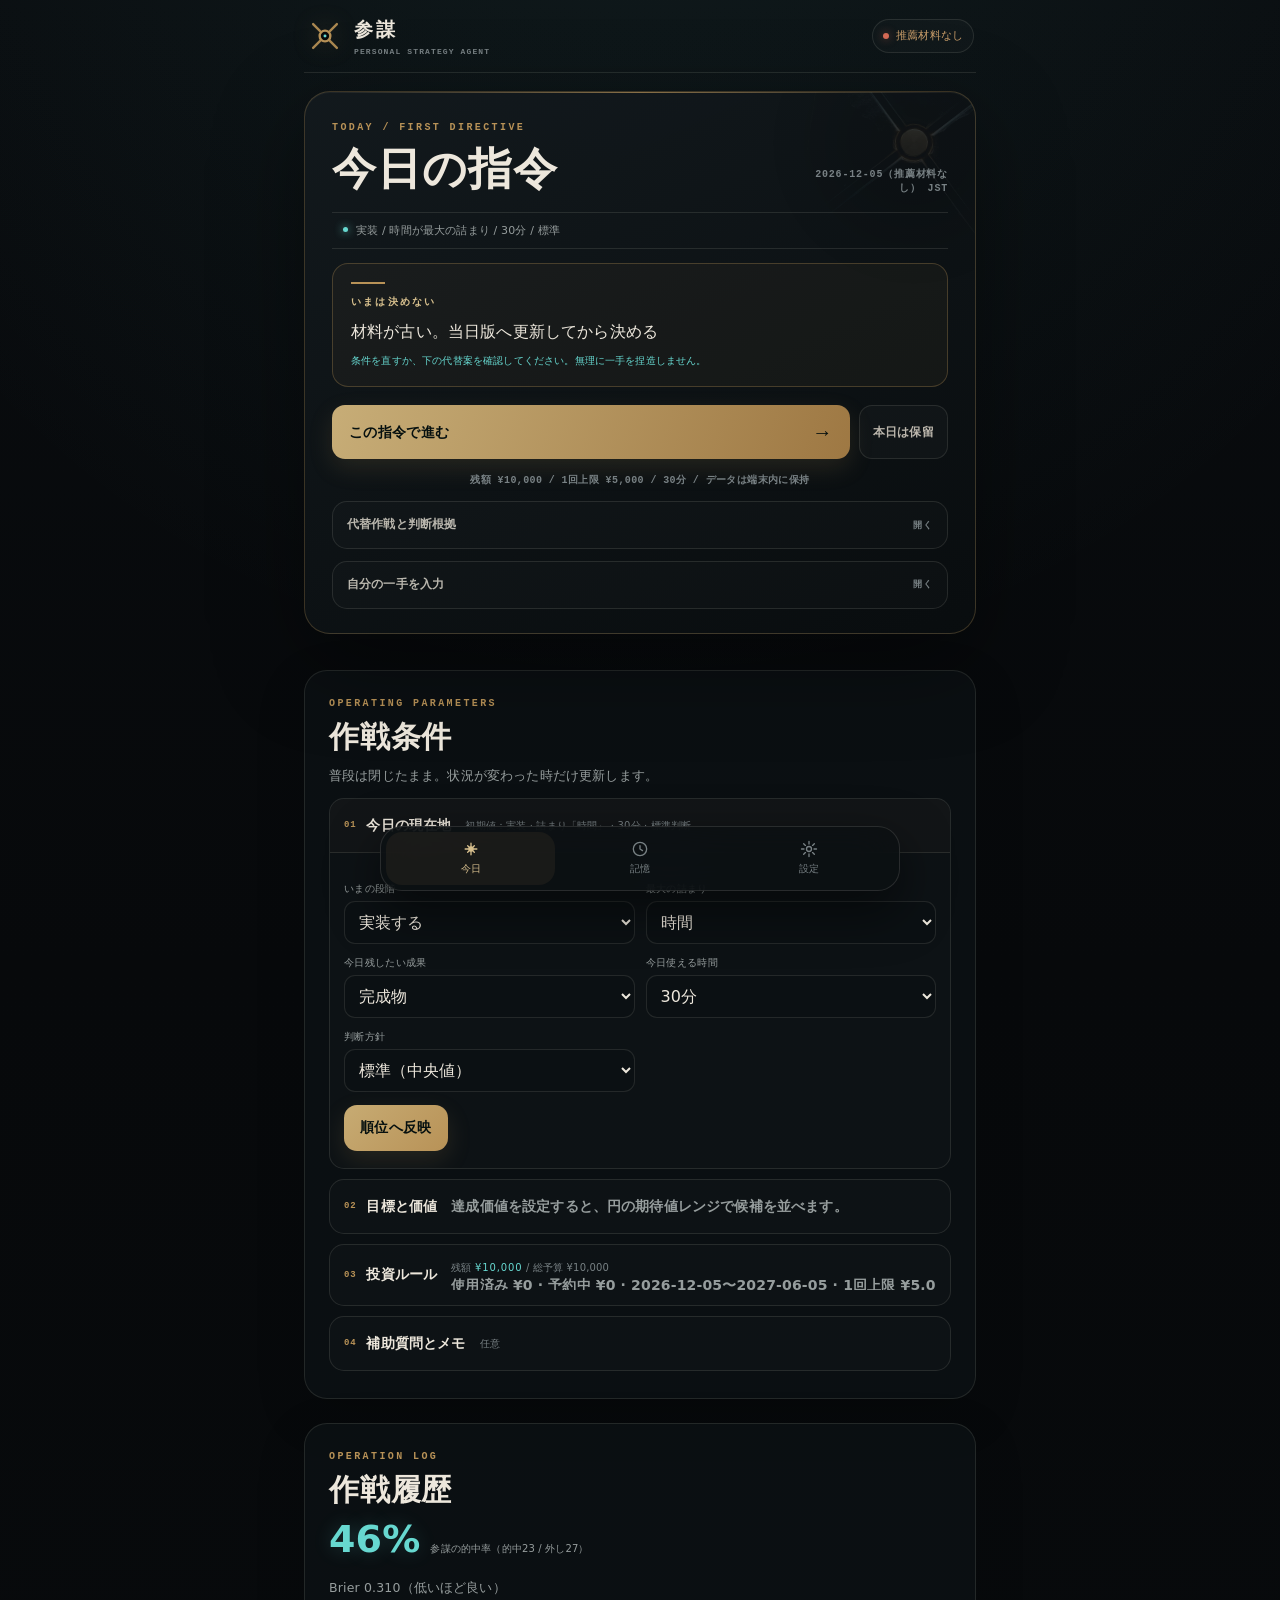
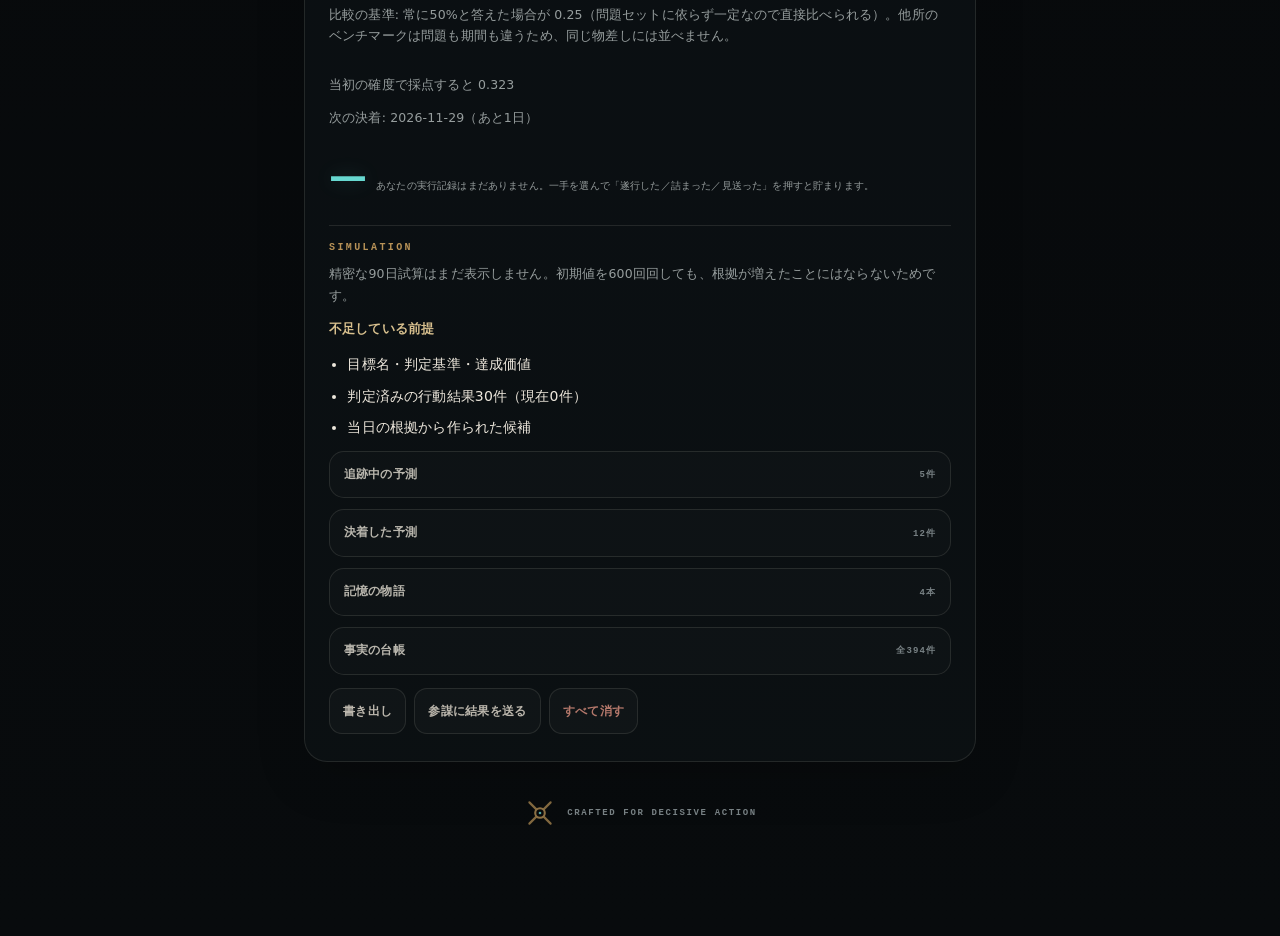
<file: docs/ichite.html>
<!DOCTYPE html><html lang="ja" class="no-js"><head><meta charset="UTF-8">
<meta name="viewport" content="width=device-width, initial-scale=1, viewport-fit=cover">
<meta name="color-scheme" content="dark">
<meta name="theme-color" content="#07090b">
<meta name="apple-mobile-web-app-capable" content="yes">
<meta name="apple-mobile-web-app-status-bar-style" content="black-translucent">
<meta name="apple-mobile-web-app-title" content="参謀">
<meta name="app-build-id" content="truthful-ui-v1">
<meta name="description" content="予算・目標・証拠から、今日の一手を選ぶ個人参謀。">
<link rel="manifest" href="manifest.webmanifest?v=truthful-ui-v1">
<link rel="apple-touch-icon" href="assets/brand/apple-touch-icon.png">
<link rel="apple-touch-startup-image" href="assets/brand/launch-1170x2532.png" media="(device-width:390px) and (device-height:844px) and (-webkit-device-pixel-ratio:3) and (orientation:portrait)">
<link rel="icon" href="assets/brand/app-icon.svg" type="image/svg+xml">
<title>参謀 — 今日の指令</title>
<style>
*{box-sizing:border-box}
html,body{margin:0;min-height:100%;background:#07090b;color:#ede7dc}
[hidden]{display:none!important}
.boot{position:fixed;inset:0;z-index:100;display:grid;place-content:center;justify-items:center;background:radial-gradient(circle at 50% 44%,#11191d 0,#07090b 44%,#050607 100%);pointer-events:none}
.boot-mark{width:76px;height:76px;display:grid;place-items:center;border:1px solid rgba(184,146,87,.4);border-radius:50%;background:#090c0e}
.boot-mark svg{width:48px;height:48px}.boot-label{margin-top:18px;color:#969d9d;font:650 9px ui-monospace,monospace;letter-spacing:.3em}
/* elite-ui.css が届く前でも動きを止める(外部CSS待ちの間だけ起動画面が光る事故を防ぐ) */
@media(prefers-reduced-motion:reduce){.boot{display:none}}
.app-fault,.no-js-warning{max-width:680px;margin:16px auto;padding:14px 16px;border:1px solid rgba(214,106,85,.45);border-radius:14px;background:#141012;color:#ede7dc;font:14px/1.7 system-ui,sans-serif}
.app-fault button{min-height:44px;margin-top:10px;padding:8px 14px;border:1px solid rgba(237,231,220,.22);border-radius:10px;background:#b89257;color:#071010;font:700 14px system-ui,sans-serif}
</style>
<link rel="stylesheet" href="elite-ui.css?v=truthful-ui-v1">
</head>
<body>
<div class="boot" id="boot" aria-hidden="true">
  <div class="boot-mark">
    <svg viewBox="0 0 64 64" aria-hidden="true" focusable="false">
      <g fill="none" stroke="#b89257" stroke-linecap="round" stroke-linejoin="round">
        <path d="M12 12 52 52M52 12 12 52" stroke-width="4" opacity=".92"></path>
        <circle cx="32" cy="32" r="9" stroke-width="4" fill="#07090b"></circle>
        <circle cx="32" cy="32" r="2.5" stroke="none" fill="#67d8d0"></circle>
      </g>
    </svg>
  </div>
  <div class="boot-label">参謀、起動</div>
</div>
<script>
(function(){
  // 起動が完了しない時の復帰導線。ここは起動画面を出すかどうかとは無関係なので、
  // セッション2回目以降(起動画面を出さない経路)でも必ず仕掛ける。
  setTimeout(function(){var fault=document.getElementById("appFault");
    if(fault&&document.body.dataset.appReady!=="1")fault.hidden=false;},3000);

  var boot=document.getElementById("boot"),key="sanbo_boot_v2";
  if(!boot)return;
  try{if(sessionStorage.getItem(key)){boot.remove();return;}sessionStorage.setItem(key,"1");}catch(e){}
  var done=false,finish=function(){if(done)return;done=true;boot.remove();};
  // 擬似要素(::before / ::after)のアニメーション終了は **originating element を target
  // として** 発火する。素朴に e.target===boot だけで見ると、十字線の cross-a(0.57s)で
  // 起動画面を消してしまい、boot-exit(0.92s・64%地点までは不透明)のフェードが始まる前に
  // 全開のままパッと消える。実測でも460msで除去されていた。自分の退場アニメだけを見る。
  boot.addEventListener("animationend",function(e){
    if(e.target===boot&&!e.pseudoElement&&e.animationName==="boot-exit")finish();});
  setTimeout(finish,1100);
})();
</script>
<noscript><div class="no-js-warning" role="alert"><b>参謀を起動できません。</b><br>SafariのJavaScriptを有効にして、このページを再読み込みしてください。</div></noscript>
<div class="app-fault" id="appFault" role="alert" hidden><b>起動を完了できませんでした。</b><br>通信が戻ってから再読み込みしてください。端末内の記録は消えません。<br><button type="button" onclick="location.reload()">再読み込み</button></div>
<main>
<header class="command-header">
  <a class="brand" href="#mission" aria-label="今日の指令へ">
    <img src="assets/brand/creator-mark.svg" alt="" width="42" height="42">
    <span><strong>参謀</strong><small>PERSONAL STRATEGY AGENT</small></span>
  </a>
  <a class="brief-link" id="briefStatus" href="index.html" data-state="loading"><span class="live-dot" aria-hidden="true"></span><span id="briefStatusText">材料確認中</span></a>
</header>

<section id="carry" class="carry-panel" hidden>
  <div class="section-kicker">AFTER ACTION</div>
  <h2>前回の着地</h2>
  <p class="lead">事実だけを残す。参謀はこの結果から次を学びます。</p>
  <div class="locked"><div class="lb">前回の指令</div><div class="lt" id="carryT"></div>
    <div class="budget-grid"><label>実際に使った金額（円）
      <input type="number" id="carryCost" min="0" step="100" inputmode="numeric" value="0"></label>
      <label>実際に生んだ価値（円・仮置き可）
      <input type="number" id="carryValue" min="0" step="100" inputmode="numeric" value="0"></label>
      <label>目標は前進したか<select id="carryAdvance"><option value="unknown">まだ不明</option>
        <option value="yes">前進した</option><option value="no">前進しなかった</option></select></label></div>
    <div class="row"><button class="btn" id="did">遂行した</button>
      <button class="btn ghost" id="blocked">詰まった</button>
      <button class="btn ghost" id="didnt">見送った</button></div></div>
</section>

<section class="decision-deck" id="mission">
  <div class="mission-head">
    <div><div class="section-kicker">TODAY / FIRST DIRECTIVE</div><h1>今日の指令</h1></div>
    <div class="d" id="date">—</div>
  </div>
  <div class="context-strip">
    <span class="pulse" aria-hidden="true"></span>
    <span id="commandContext">判断条件を構築中</span>
  </div>
  <div id="recommended" aria-live="polite" aria-busy="true"></div>
  <div class="command-actions" id="commandActions">
    <button class="btn command" id="lock"><span>この指令で進む</span><b>→</b></button>
    <button class="btn ghost" id="defer">本日は保留</button>
  </div>
  <div class="locked" id="lockedBox" hidden><div class="lb">指令確定</div>
    <div class="lt" id="lockedT"></div>
    <div class="row"><button class="btn ghost" id="unlock">選び直す</button></div></div>
  <div class="mission-meta" id="missionMeta">端末内の条件を読込中</div>
  <details class="alts" id="alternatives"><summary>代替作戦と判断根拠 <span>開く</span></summary><div id="moves"></div></details>
  <details class="alts own-plan"><summary>自分の一手を入力 <span>開く</span></summary>
    <div class="own"><input id="ownT" placeholder="例：公開ページを1画面仕上げる" maxlength="60">
      <button class="mic" id="mic" title="声で入力" aria-label="声で入力" hidden>●</button></div>
    <div class="budget-grid" id="ownMeta" hidden>
      <label>行動の種類<select id="ownCategory"><option value="build">作る</option><option value="publish">公開</option>
        <option value="sell">販売</option><option value="buy">購入</option><option value="research">調査</option>
        <option value="review">見直し</option><option value="apply">応募</option><option value="learn">学習</option><option value="other">その他</option></select></label>
      <label>費用上限（円）<input type="number" id="ownCost" min="0" step="500" inputmode="numeric" value="0"></label>
      <label>最大損失（円）<input type="number" id="ownLoss" min="0" step="500" inputmode="numeric" value="0"></label>
      <label>所要時間（分）<input type="number" id="ownMinutes" min="1" max="60" step="1" inputmode="numeric" value="30"></label>
      <label>回収目安（日）<input type="number" id="ownPayback" min="0" step="1" inputmode="numeric" value="0"></label>
      <label>目標寄与・悲観（%）<input type="number" id="ownImpactMin" min="0" max="100" step="1" inputmode="decimal" value="0"></label>
      <label>目標寄与・楽観（%）<input type="number" id="ownImpactMax" min="0" max="100" step="1" inputmode="decimal" value="0"></label>
      <label>続行条件<input id="ownContinue" maxlength="100" placeholder="例：成果物が月2件増える"></label>
      <label>撤退条件<input id="ownStop" maxlength="100" placeholder="例：30日で差がなければ解約"></label>
    </div>
  </details>
</section>

<section class="operations" id="operations">
  <div class="section-kicker">OPERATING PARAMETERS</div>
  <h2>作戦条件</h2>
  <p class="lead">普段は閉じたまま。状況が変わった時だけ更新します。</p>

  <details class="config-panel" open>
    <summary><span><b>01</b> 今日の現在地</span><small id="stateSummary">読込中</small></summary>
    <div class="config-body"><div class="budget-grid">
      <label>いまの段階<select id="stateStage"><option value="concept">構想を固める</option>
        <option value="build">実装する</option><option value="publish">公開する</option>
        <option value="acquire">利用者を集める</option><option value="revenue">収益化する</option></select></label>
      <label>最大の詰まり<select id="stateBottleneck"><option value="technical">技術</option>
        <option value="trust">信用</option><option value="customer">顧客</option>
        <option value="time">時間</option><option value="cost">費用</option></select></label>
      <label>今日残したい成果<select id="stateOutcome"><option value="complete">完成物</option>
        <option value="validate">検証結果</option><option value="publish">公開物</option>
        <option value="sell">販売・応募</option></select></label>
      <label>今日使える時間<select id="stateMinutes"><option value="10">10分</option>
        <option value="15">15分</option><option value="20">20分</option><option value="30">30分</option>
        <option value="45">45分</option><option value="60">60分</option></select></label>
      <label>判断方針<select id="stateRisk"><option value="cautious">堅実（悲観値）</option>
        <option value="balanced">標準（中央値）</option><option value="aggressive">攻める（上振れ重視）</option></select></label>
    </div><div class="row"><button class="btn" id="stateSave">順位へ反映</button></div></div>
  </details>

  <details class="config-panel">
    <summary><span><b>02</b> 目標と価値</span><small id="goalSummary">未設定</small></summary>
    <div class="config-body"><p class="lead">何に勝ちたいかと、勝った時の価値を固定します。正確な内容はこのiPhone内だけ。</p>
      <div class="budget-grid">
        <label>目標<input id="goalTitle" maxlength="100" placeholder="例：Stick工房を他人が使える状態にする"></label>
        <label>成功の判定基準<input id="goalMetric" maxlength="120" placeholder="例：3人が使い、1人が再訪する"></label>
        <label>達成した時の価値（円）<input type="number" id="goalValue" min="0" step="1000" inputmode="numeric"></label>
        <label>期限<input type="date" id="goalDeadline"></label>
      </div><div class="row"><button class="btn" id="goalSave">目標を保存</button></div>
      <p class="private">設定後は成功確率幅 × 目標寄与幅 − 費用 − 失敗損失で、期待値を円のレンジ表示に切り替えます。</p>
    </div>
  </details>

  <details class="config-panel">
    <summary><span><b>03</b> 投資ルール</span><small id="budgetSummary">読込中</small></summary>
    <div class="config-body"><p class="lead">安さではなく、予算内の期待値で選びます。金額はこのiPhone内だけ。</p>
      <div class="budget-grid">
        <label>総予算（円）<input type="number" id="budgetTotal" min="0" step="1000" inputmode="numeric"></label>
        <label>期間<select id="budgetMonths"><option value="1">1か月</option><option value="3">3か月</option>
          <option value="6">6か月</option><option value="12">12か月</option></select></label>
        <label>予算の開始日<input type="date" id="budgetStart"></label>
        <label>1回の上限（円）<input type="number" id="budgetPer" min="0" step="500" inputmode="numeric"></label>
        <label>許容損失（円）<input type="number" id="budgetRisk" min="0" step="500" inputmode="numeric"></label>
      </div><div class="row"><button class="btn" id="budgetSave">予算を保存</button>
        <button class="btn ghost" id="budgetSync">予算帯を参謀へ送る</button></div>
      <div class="utility-row"><button class="btn ghost" id="backup">バックアップ</button>
        <button class="btn ghost" id="restore">復元</button>
        <input type="file" id="restoreFile" accept="application/json,.json" hidden></div>
      <p class="private">公開Issueへ送るのは予算帯だけです。正確な金額・目標文は送りません。</p>
    </div>
  </details>

  <details class="config-panel">
    <summary><span><b>04</b> 補助質問とメモ</span><small>任意</small></summary>
    <div class="config-body"><p class="lead" id="qlead">自由記述は記録用。順位を動かす入力は「今日の現在地」です。</p><div id="qs"></div></div>
  </details>
</section>

<section class="intel" id="intel" hidden>
  <div class="section-kicker">SITUATION</div>
  <h2>今日の空気</h2>
  <p class="lead" id="intelDate">材料を読み込み中</p>
  <div id="intelBody"></div>
</section>

<section class="history" id="history">
  <div class="section-kicker">OPERATION LOG</div>
  <h2>作戦履歴</h2>
  <div id="sanboScore"></div>
  <p class="rate-line"><span class="rate" id="rate">—</span> <span class="kv" id="rateSub">まだ記録がありません</span></p>
  <div id="past"></div>
  <div id="sim"></div>
  <div id="memoryBody"></div>
  <div class="row"><button class="btn ghost" id="md">書き出し</button>
    <button class="btn ghost" id="sync">参謀に結果を送る</button>
    <button class="btn ghost danger" id="clear">すべて消す</button></div>
</section>

<footer class="creator-seal">
  <img src="assets/brand/creator-mark.svg" alt="制作者印" width="34" height="34">
  <span>CRAFTED FOR DECISIVE ACTION</span>
</footer>
</main>
<nav class="dock" aria-label="主要メニュー">
  <a href="#mission" class="active" data-section="mission" aria-current="page">
    <svg viewBox="0 0 24 24" aria-hidden="true"><path d="M5 12h14M12 5v14M8 8l8 8M16 8l-8 8"></path><circle cx="12" cy="12" r="2.4"></circle></svg>今日</a>
  <a href="#intel" id="intelNav" data-section="intel" hidden>
    <svg viewBox="0 0 24 24" aria-hidden="true"><path d="M5 4h14v16H5zM9 4v16M9 9h10M9 15h10"></path></svg>情報</a>
  <a href="#history" data-section="history">
    <svg viewBox="0 0 24 24" aria-hidden="true"><circle cx="12" cy="12" r="8"></circle><path d="M12 8v4l3 2"></path></svg>記憶</a>
  <a href="#operations" data-section="operations">
    <svg viewBox="0 0 24 24" aria-hidden="true"><circle cx="12" cy="12" r="3"></circle><path d="M12 3v3M12 18v3M3 12h3M18 12h3M5.6 5.6l2.1 2.1M16.3 16.3l2.1 2.1M18.4 5.6l-2.1 2.1M7.7 16.3l-2.1 2.1"></path></svg>設定</a>
</nav>
<div class="toast" id="toast" role="status" aria-live="polite"></div>

<script src="decision-engine.js?v=truthful-ui-v1"></script>
<script>
"use strict";
var APP_BUILD_ID="truthful-ui-v1";
document.documentElement.classList.remove("no-js");
var $=function(id){return document.getElementById(id);};
function esc(s){return String(s==null?"":s).replace(/[&<>"']/g,function(c){
  return {"&":"&amp;","<":"&lt;",">":"&gt;",'"':"&quot;","'":"&#39;"}[c];});}
function toast(m){var t=$("toast");t.textContent=m;t.classList.add("show");
  clearTimeout(t._t);t._t=setTimeout(function(){t.classList.remove("show");},1600);}
function today(){var d=new Date(Date.now()+ (new Date().getTimezoneOffset()*60000) + 9*3600000);
  return d.getFullYear()+"-"+("0"+(d.getMonth()+1)).slice(-2)+"-"+("0"+d.getDate()).slice(-2);}

/* ---- 保存(localStorage・失敗しても動く) ---- */
var KEY="ichite_v1", DEFAULT_BUDGET={total_yen:10000,period_months:6,started_on:today(),per_action_yen:5000,risk_limit_yen:5000};
var DEFAULT_GOAL={title:"",metric:"",value_yen:0,deadline:""};
var DEFAULT_STATE={stage:"build",bottleneck:"time",outcome:"complete",minutes:30,risk:"balanced",configured:false};
var S={days:{},budget:Object.assign({},DEFAULT_BUDGET),goal:Object.assign({},DEFAULT_GOAL),
  state:Object.assign({},DEFAULT_STATE),move_fit:{}};
function repair(){if(!S||typeof S!=="object")S={};if(!S.days||typeof S.days!=="object"||Array.isArray(S.days))S.days={};
  if(!S.budget||typeof S.budget!=="object"||Array.isArray(S.budget))S.budget=Object.assign({},DEFAULT_BUDGET);
  ["total_yen","period_months","per_action_yen","risk_limit_yen"].forEach(function(k){if(!isFinite(+S.budget[k]))S.budget[k]=DEFAULT_BUDGET[k];});
  if(!/^\d{4}-\d{2}-\d{2}$/.test(String(S.budget.started_on||"")))S.budget.started_on=today();
  if(!S.goal||typeof S.goal!=="object"||Array.isArray(S.goal))S.goal=Object.assign({},DEFAULT_GOAL);
  if(!isFinite(+S.goal.value_yen))S.goal.value_yen=0;if(!/^\d{4}-\d{2}-\d{2}$/.test(String(S.goal.deadline||"")))S.goal.deadline="";
  S.goal.title=String(S.goal.title||"").slice(0,100);S.goal.metric=String(S.goal.metric||"").slice(0,120);
  S.state=StickDecision.normalizeState(S.state||DEFAULT_STATE);
  if(!S.move_fit||typeof S.move_fit!=="object"||Array.isArray(S.move_fit))S.move_fit={};}
function load(){try{var r=localStorage.getItem(KEY);if(r){var v=JSON.parse(r);if(v&&v.days)S=v;}}catch(e){}repair();}
function save(){try{localStorage.setItem(KEY,JSON.stringify(S));}catch(e){}}
function day(d){d=d||today();if(!S.days[d])S.days[d]={answers:["","",""],selected:"",move:"",move_meta:null,
  actual_cost_yen:null,actual_value_yen:null,goal_advanced:"unknown",done:null,result:null,abstained:null};return S.days[d];}
load();

function money(n){return "¥"+Math.max(0,Math.round(+n||0)).toLocaleString("ja-JP");}
function addMonths(s,n){var p=String(s||"").split("-").map(Number);if(p.length!==3||!p[0])return today();
  var first=new Date(Date.UTC(p[0],p[1]-1+n,1)),last=new Date(Date.UTC(first.getUTCFullYear(),first.getUTCMonth()+1,0)).getUTCDate();
  return first.getUTCFullYear()+"-"+("0"+(first.getUTCMonth()+1)).slice(-2)+"-"+("0"+Math.min(p[2],last)).slice(-2);}
function cycleEnd(){return addMonths(S.budget.started_on,+S.budget.period_months||6);}
function cycleProblem(){return today()<S.budget.started_on?"予算期間の開始前":today()>=cycleEnd()?"予算期間終了":"";}
function spent(){var start=S.budget.started_on,end=cycleEnd();return Object.keys(S.days).reduce(function(sum,k){
  return sum+(k>=start&&k<end?Math.max(0,+S.days[k].actual_cost_yen||0):0);},0);}
function committed(excludeDate){var start=S.budget.started_on,end=cycleEnd();return Object.keys(S.days).reduce(function(sum,k){var d=S.days[k]||{};
  var pending=d.move&&!d.result&&d.done==null&&k!==excludeDate;return sum+(pending&&k>=start&&k<end?Math.max(0,+((d.move_meta||{}).cost_max)||0):0);},0);}
function remaining(excludeDate){return Math.max(0,(+S.budget.total_yen||0)-spent()-committed(excludeDate));}
function budgetBand(){var n=+S.budget.total_yen||0;return n<=3000?"small":n<=10000?"standard":n<=30000?"expanded":"active";}
function costBand(n){n=Math.max(0,+n||0);return n===0?"free":n<=1000?"under-1000":n<=5000?"under-5000":n<=10000?"under-10000":"over-10000";}
function valueBand(n){n=Math.max(0,+n||0);return n===0?"unset":n<=10000?"under-10000":n<=50000?"under-50000":n<=100000?"under-100000":"over-100000";}
function deadlineBand(){if(!S.goal.deadline)return "unset";var days=Math.ceil((new Date(S.goal.deadline+"T00:00:00Z")-new Date(today()+"T00:00:00Z"))/86400000);
  return days<=30?"within-30d":days<=90?"within-90d":days<=180?"within-180d":"later";}
function num(v,d){v=+v;return isFinite(v)?v:d;}
function actionProblem(t){return /\b(?:vllm|docker|python|bash|npm|pip|terminal|cli)\b|GPU|ローカルモデル|ローカル環境|パソコン|\bPC\b|Mac|Windows/i.test(t||"")?"iPhoneだけで完了できない":"";}
function budgetProblem(m){var cycle=cycleProblem();return cycle||StickDecision.budgetProblem(m,S.budget,remaining(today()),S.state);}
function signedMoney(n){return (n<0?"−":"+")+money(Math.abs(n));}

/* ---- 材料(参謀が毎朝生成)。無ければ汎用でも必ず動く ---- */
var FALLBACK={questions:[
  "いま作っているアプリで、今日直す1点はどれか？",
  "iPhoneだけで30分以内に成果物を残せるか？",
  "終わったと判断できる形は何か？"],
  moves:[
    {t:"GitHubの改善候補を1件Issueに書く",why:"次の実装内容を固定し、思いつきで終わらせない",
      cost_min:0,cost_max:0,loss_max:0,success_p:.8,value_score:3,learning_value:2,time_minutes:15,
      success_why:"作成画面までiPhoneだけで完結し、成果物が明確",payback_days:0,
      success_p_min:.7,success_p_max:.9,category:"build",impact_min:.01,impact_max:.04,impact_why:"次の実装を固定して停滞を減らす",
      evidence_ids:["user-goal","action-history"],assumptions:["Issueが次の実装に使われる"],disconfirm:"7日以内に実装へ進まない",
      outcome:"次に直す内容がIssueとして1件残る",continue_if:"実装対象と完了条件を1文で書けた",stop:"Issueを1件作成したら終了"},
    {t:"今日の一次情報を1本選び要点を3行残す",why:"読むだけで終えず、次の判断に再利用する",
      cost_min:0,cost_max:0,loss_max:0,success_p:.75,value_score:2,learning_value:3,time_minutes:20,
      success_why:"読む対象を1本に固定すれば30分内に収まる",payback_days:0,
      success_p_min:.6,success_p_max:.85,category:"research",impact_min:0,impact_max:.02,impact_why:"意思決定へ使えた時だけ価値になる",
      evidence_ids:["user-goal","action-history"],assumptions:["情報が現在の目標に関係する"],disconfirm:"次の行動を一つも変えない",
      outcome:"一次情報の要点メモが3行残る",continue_if:"次の判断に使える差分が1つ見つかった",stop:"3行書いたら終了"},
    {t:"予測を1件確認し確度メモを1行更新する",why:"新しい予測を増やす前に過去の読みを更新する",
      cost_min:0,cost_max:0,loss_max:0,success_p:.7,value_score:2,learning_value:4,time_minutes:20,
      success_why:"既存予測の更新なので新規企画より着地しやすい",payback_days:0,
      success_p_min:.55,success_p_max:.8,category:"review",impact_min:0,impact_max:.02,impact_why:"誤った前提で投資する損失を減らす",
      evidence_ids:["action-history"],assumptions:["予測が投資判断に関係する"],disconfirm:"行動や支出を変えない",
      outcome:"追跡中予測の確度メモが更新される",continue_if:"確度を動かす一次根拠が見つかった",stop:"根拠URLを1本確認したら終了"},
    {t:"独自ドメイン候補を決め購入画面まで進める",why:"公開先の名前を固定し、アプリを他人へ渡せる形に近づける",
      cost_min:1000,cost_max:4000,loss_max:4000,success_p:.65,value_score:4,learning_value:2,time_minutes:30,
      success_why:"候補比較までは容易だが、名前の決定と購入で迷う余地がある",payback_days:180,
      success_p_min:.45,success_p_max:.75,category:"buy",impact_min:.02,impact_max:.08,impact_why:"公開と共有の摩擦を下げるが単独では成果にならない",
      evidence_ids:["user-goal","action-history"],assumptions:["90日以内に公開する"],disconfirm:"公開日や見せる相手が決まっていない",
      outcome:"候補ドメインと年間費用が確定する",continue_if:"公開予定日と最初に見せる相手が決まっている",stop:"年間4000円を超えたら購入しない"},
    {t:"有料AI機能を1か月だけ比較検証する",why:"無料制約で実装速度を落とさず、支払う価値を成果物で測る",
      cost_min:3000,cost_max:5000,loss_max:5000,success_p:.55,value_score:4,learning_value:5,time_minutes:30,
      success_why:"作業短縮は見込めるが、利用量と成果の相関がまだ未計測",payback_days:30,
      success_p_min:.35,success_p_max:.7,category:"buy",impact_min:.02,impact_max:.12,impact_why:"実装速度を上げる可能性はあるが成果増加は未確認",
      evidence_ids:["user-goal","action-history"],assumptions:["週2回以上使う"],disconfirm:"無料版と完成件数が変わらない",
      outcome:"同じ作業の無料版との比較メモが1件残る",continue_if:"無料版より月2件以上多く成果物が完成する",stop:"30日で成果物が2件増えなければ解約する"}]};
// 据え置き案は手動の代替候補としてだけ残す。今日の材料から作られた案と混同させない。
FALLBACK.moves.forEach(function(m){m.fallback=true;});
var DATA=FALLBACK, dataDate="", dataReason="当日の推薦材料を確認できていません", DATA_STATE="loading", DATA_READY=false;
var CURRENT_RANKED=[];
var CURRENT_REC=null;
var STATE_LABELS={stage:{concept:"構想",build:"実装",publish:"公開",acquire:"利用者獲得",revenue:"収益化"},
  bottleneck:{technical:"技術",trust:"信用",customer:"顧客",time:"時間",cost:"費用"},
  outcome:{complete:"完成物",validate:"検証結果",publish:"公開物",sell:"販売・応募"},
  risk:{cautious:"堅実",balanced:"標準",aggressive:"攻める"}};
function materialStatus(){
  if(DATA_STATE==="loading")return {state:"loading",text:"材料確認中"};
  var allFallback=DATA.moves.length&&DATA.moves.every(function(m){return !!m.fallback;});
  if(DATA_STATE==="fallback"||allFallback)return {state:"fallback",text:"推薦材料なし"};
  var age=/^\d{4}-\d{2}-\d{2}$/.test(dataDate)?Math.floor((Date.parse(today()+"T00:00:00Z")-Date.parse(dataDate+"T00:00:00Z"))/86400000):999;
  if(age>=StickDecision.STALE_DAYS)return {state:"stale",text:"材料要更新"};
  return {state:"ready",text:"材料同期済"};
}
function fitOptions(v){return [["none","合わない"],["low","低い"],["normal","普通"],["high","高い"]].map(function(x){
  return '<option value="'+x[0]+'"'+(v===x[0]?' selected':'')+'>'+x[1]+'</option>';}).join("");}
function moveCard(x,D,isTop){var m=x.move,cost=m.cost_min===m.cost_max?money(m.cost_max):(money(m.cost_min)+"〜"+money(m.cost_max));
  var sel=(D.selected===m.t||D.move===m.t)?" sel":"",over=x.problem?" over":"";
  var scoreLabel=S.goal.value_yen?(S.state.risk==="cautious"?"悲観値 ":S.state.risk==="aggressive"?"攻め値 ":"期待中央値 "):"判断 ";
  var cal=m.local_calibration&&m.local_calibration.n?(" · 端末実績n="+m.local_calibration.n):"";
  var estimate=m.fallback?'<span>成功見込み 未評価</span><span>目標寄与 未評価</span>':
    '<span>成功 '+Math.round(m.success_p_min*100)+'〜'+Math.round(m.success_p_max*100)+'%'+cal+'</span>'+
    '<span>現在地適合 '+m.state_affinity.toFixed(2)+'倍</span><span>回収 '+(m.payback_days?m.payback_days+'日':'即時')+'</span><span>'+scoreLabel+
    (S.goal.value_yen?signedMoney(x.score):x.score.toFixed(1))+'</span>';
  return '<div class="mv'+sel+over+'" data-i="'+x.index+'" data-t="'+esc(m.t)+'"><div class="rd"></div><div><div class="t">'+
    (isTop?'<span class="rk">推奨</span> ':'')+(m.fallback?'<span class="rk fb">既定案</span> ':'')+esc(m.t)+'</div>'+
    (m.fallback?'<div class="w">※ 参謀が今日考えた案ではなく、案が作れなかった時の据え置き案です。</div>':'')+
    (m.why?'<div class="w">'+esc(m.why)+'</div>':'')+
    '<div class="meta"><span>'+cost+'</span><span>'+m.time_minutes+'分</span>'+estimate+'</div>'+
    (S.goal.value_yen&&!m.fallback?'<div class="outcome"><b>期待値レンジ（仮説）</b> '+signedMoney(x.ev.min)+' 〜 '+signedMoney(x.ev.max)+
      '（目標寄与 '+Math.round(m.impact_min*100)+'〜'+Math.round(m.impact_max*100)+'%）</div>':'')+
    '<label class="fitrow">この目標への寄与を補正<select class="fit" data-title="'+esc(m.t)+'">'+fitOptions(x.fit)+'</select></label>'+
    '<div class="outcome"><b>見込みの根拠</b> '+esc(m.success_why)+'</div>'+
    (m.impact_why?'<div class="outcome"><b>寄与の根拠</b> '+esc(m.impact_why)+'</div>':'')+
    (m.evidence_ids.length?'<div class="outcome"><b>証拠</b> '+esc(m.evidence_ids.join(' · '))+'</div>':'')+
    (m.assumptions.length?'<div class="outcome"><b>前提</b> '+esc(m.assumptions.join(' / '))+'</div>':'')+
    (m.disconfirm?'<div class="stop"><b>反証</b> '+esc(m.disconfirm)+'</div>':'')+
    (m.outcome?'<div class="outcome"><b>残る成果</b> '+esc(m.outcome)+'</div>':'')+
    (m.continue_if?'<div class="outcome"><b>続行</b> '+esc(m.continue_if)+'</div>':'')+
    (m.stop?'<div class="stop"><b>撤退</b> '+esc(m.stop)+'</div>':'')+
    (x.problem?'<div class="stop"><b>選択不可</b> '+esc(x.problem)+'</div>':'')+'</div></div>';}

function paint(){
  var t=today(), D=day(t);
  var material=materialStatus(),brief=$("briefStatus");brief.dataset.state=material.state;
  $("briefStatusText").textContent=material.text;
  // 当日材料が無い時に、ヘッダーから古い index.html へ誘導しない。
  brief.setAttribute("href",material.state==="ready"?"#intel":"#mission");
  brief.setAttribute("aria-disabled",material.state==="ready"?"false":"true");
  $("date").textContent=t+(material.state==="fallback"?"（推薦材料なし）":"")+" JST";

  $("stateStage").value=S.state.stage;$("stateBottleneck").value=S.state.bottleneck;
  $("stateOutcome").value=S.state.outcome;$("stateMinutes").value=String(S.state.minutes);$("stateRisk").value=S.state.risk;
  $("stateSummary").textContent=(S.state.configured?"反映中：":"初期値：")+STATE_LABELS.stage[S.state.stage]+" · 詰まり「"+
    STATE_LABELS.bottleneck[S.state.bottleneck]+"」 · "+S.state.minutes+"分 · "+STATE_LABELS.risk[S.state.risk]+"判断";
  $("commandContext").textContent=STATE_LABELS.stage[S.state.stage]+" / "+STATE_LABELS.bottleneck[S.state.bottleneck]+
    "が最大の詰まり / "+S.state.minutes+"分 / "+STATE_LABELS.risk[S.state.risk];

  $("goalTitle").value=S.goal.title;$("goalMetric").value=S.goal.metric;
  $("goalValue").value=Math.max(0,+S.goal.value_yen||0);$("goalDeadline").value=S.goal.deadline;
  $("goalSummary").innerHTML=S.goal.value_yen?("達成価値 <b>"+money(S.goal.value_yen)+"</b>"+
    (S.goal.deadline?" / 期限 "+esc(S.goal.deadline):"")+"<br><span class='kv'>"+esc(S.goal.title||"目標名未設定")+" · "+esc(S.goal.metric||"判定基準未設定")+"</span>"):
    "<span class='kv'>達成価値を設定すると、円の期待値レンジで候補を並べます。</span>";

  // 予算設定と残額。正確な金額はlocalStorageの外へ出さない。
  $("budgetTotal").value=Math.max(0,+S.budget.total_yen||0);
  $("budgetMonths").value=String(+S.budget.period_months||6);
  $("budgetStart").value=S.budget.started_on;
  $("budgetPer").value=Math.max(0,+S.budget.per_action_yen||0);
  $("budgetRisk").value=Math.max(0,+S.budget.risk_limit_yen||0);
  $("budgetSummary").innerHTML="残額 <b>"+money(remaining())+"</b> / 総予算 "+money(S.budget.total_yen)+
    "<br><span class='kv'>使用済み "+money(spent())+" · 予約中 "+money(committed())+" · "+S.budget.started_on+"〜"+cycleEnd()+" · 1回上限 "+money(S.budget.per_action_yen)+" · 許容損失 "+money(S.budget.risk_limit_yen)+"</span>";
  $("missionMeta").textContent="残額 "+money(remaining())+" / 1回上限 "+money(S.budget.per_action_yen)+
    " / "+S.state.minutes+"分 / データは端末内に保持";

  // 前回の一手(未判定のもの)
  var keys=Object.keys(S.days).filter(function(k){return k!==t&&S.days[k].move&&S.days[k].done===null&&!S.days[k].result;}).sort();
  var carry=keys.length?keys[keys.length-1]:null;
  if(carry){$("carry").hidden=false;$("carryT").textContent=S.days[carry].move;$("carry")._d=carry;
    var cd=S.days[carry],cm=cd.move_meta||{};$("carryCost").value=cd.actual_cost_yen==null?(cm.cost_min||0):cd.actual_cost_yen;
    $("carryValue").value=cd.actual_value_yen==null?0:cd.actual_value_yen;$("carryAdvance").value=cd.goal_advanced||"unknown";}
  else $("carry").hidden=true;

  // 今日の問い
  $("qs").innerHTML=DATA.questions.map(function(q,i){
    return '<div class="q"><div class="qt">'+esc(q)+'</div>'+
      '<textarea data-i="'+i+'" placeholder="ここに答える（短くていい）">'+esc(D.answers[i]||"")+'</textarea></div>';}).join("");
  Array.prototype.forEach.call($("qs").querySelectorAll("textarea"),function(ta){
    ta.addEventListener("input",function(){day().answers[+ta.dataset.i]=ta.value;save();});});

  // 一手候補。材料の取得中は仮データを確定させず、取得失敗が確定してから既定案へ切り替える。
  $("recommended").setAttribute("aria-busy",DATA_READY?"false":"true");
  $("lock").disabled=!DATA_READY;$("defer").disabled=!DATA_READY;
  if(!DATA_READY){
    CURRENT_RANKED=[];CURRENT_REC=null;$("alternatives").hidden=true;$("moves").innerHTML="";
    $("recommended").innerHTML='<div class="recommend loading" role="status"><div class="rk">材料照合</div><div class="reason">今日の材料を確認しています</div><div class="loading-line" aria-hidden="true"></div></div>';
  }else{
    $("alternatives").hidden=false;
    var ranked=StickDecision.rankMoves(DATA.moves,{state:S.state,days:S.days,fitOverrides:S.move_fit,
      goalValue:S.goal.value_yen,budget:S.budget,remaining:remaining(today()),globalProblem:cycleProblem()});
    CURRENT_RANKED=ranked;
    var rec=StickDecision.recommendation(ranked,{state:S.state,goalValue:S.goal.value_yen,
      dataDate:dataDate,today:t,dataReason:dataReason});
    CURRENT_REC=rec;
    if(rec.abstain){
      $("recommended").innerHTML='<div class="recommend abstain"><div class="rk">いまは決めない</div><div class="reason">'+esc(rec.reason)+
        '</div><div class="state-note">条件を直すか、下の代替案を確認してください。無理に一手を捏造しません。</div></div>';
    }else{
      $("recommended").innerHTML='<div class="recommend"><div class="rk">参謀の推奨</div>'+moveCard(rec.top,D,true)+'</div>';
    }
    $("moves").innerHTML=ranked.filter(function(x){return !rec.top||x.index!==rec.top.index;}).map(function(x){return moveCard(x,D,false);}).join("");
    Array.prototype.forEach.call(document.querySelectorAll(".mv"),function(el){
      el.addEventListener("click",function(){
        if(el.classList.contains("over")){toast("今日の条件では選べません");return;}
        D.selected=el.dataset.t;save();$("ownT").value="";$("ownMeta").hidden=true;render();});});
    Array.prototype.forEach.call(document.querySelectorAll(".fit"),function(sel){
      sel.addEventListener("click",function(e){e.stopPropagation();});
      sel.addEventListener("change",function(e){e.stopPropagation();S.move_fit[sel.dataset.title]=sel.value;D.selected="";save();render();
        toast("目標への寄与を補正しました");});});
  }

  // 確定表示
  $("commandActions").hidden=!!D.move;
  if(D.move){$("lockedBox").hidden=false;$("lockedT").textContent=D.move;}
  else $("lockedBox").hidden=true;

  // 着地の記録
  var all=Object.keys(S.days).filter(function(k){return S.days[k].move||S.days[k].abstained;}).sort().reverse();
  var done=0,judged=0;
  all.forEach(function(k){var r=S.days[k].result;if(r==="done"||S.days[k].done===true){done++;judged++;}
    else if(r==="blocked"||r==="skipped"||S.days[k].done===false)judged++;});
  $("rate").textContent=judged?Math.round(done/judged*100)+"%":"—";
  // 参謀の「予測の的中率」と、あなたの「一手の遂行率」が同じ画面に並ぶ。どちらの数字かを必ず言う。
  $("rateSub").textContent=judged?("あなたの遂行率: やった "+done+" / 判定済 "+judged+"（全"+all.length+"手）")
    :"あなたの実行記録はまだありません。一手を選んで「遂行した／詰まった／見送った」を押すと貯まります。";
  $("past").innerHTML=all.slice(0,12).map(function(k){
    var d=S.days[k],r=d.result||(d.done===true?"done":d.done===false?"skipped":null),
      b=r==="done"?'<span class="badge b-done">やった</span>':
      (r==="blocked"?'<span class="badge b-skip">詰まった</span>':
      (r==="skipped"?'<span class="badge b-skip">やらず</span>':d.abstained?'<span class="badge">見送り</span>':'<span class="badge">判定待ち</span>'));
    var cost=d.actual_cost_yen==null?"":(" · 費用"+money(d.actual_cost_yen));
    var value=d.actual_value_yen==null?"":(" · 価値"+money(d.actual_value_yen));
    var advance=d.goal_advanced==="yes"?" · 目標前進":d.goal_advanced==="no"?" · 前進なし":"";
    return '<div class="past"><div class="pd">'+esc(k)+' '+b+cost+value+advance+'</div><div class="pt">'+
      esc(d.move||(d.abstained&&d.abstained.reason)||"今日は決めない")+'</div></div>';}).join("");
}

/* ---- 参謀の知識をこの画面に統合する ------------------------------------
   ブリーフィング(空気・勘・根拠)と台帳(成績・判定待ち・記憶の物語)は、これまで
   別デザインの別ページにしか無く、司令室から切り離されていた。同じ材料を JSON で
   読み、同じ画面の節として出す。取得できなければ節ごと出さない(嘘の枠を作らない)。 */
var BRIEF=null, LEDGER=null;

function pct(x){return Math.round(Number(x)*100);}
function li(items){return items.filter(Boolean).map(function(s){return "<li>"+s+"</li>";}).join("");}

function paintIntel(){
  var section=$("intel"), nav=$("intelNav"), box=$("intelBody"), head=$("intelDate");
  var valid=!!BRIEF&&BRIEF.date===today()&&BRIEF.build_id===APP_BUILD_ID;
  section.hidden=!valid;if(nav){nav.hidden=!valid;
    nav.parentElement.style.gridTemplateColumns=valid?"repeat(4,1fr)":"repeat(3,1fr)";}
  if(!valid){head.textContent="";box.innerHTML="";return;}
  head.textContent=(BRIEF.updated_at||BRIEF.date||"")+" 時点の読み（今日の材料）";
  head.className="lead";
  var h="";
  if(BRIEF.diffs&&BRIEF.diffs.length)
    h+='<div class="intel-block"><b>静かな変化</b><ul class="tight">'+li(BRIEF.diffs.map(esc))+'</ul></div>';
  if(BRIEF.omote)h+='<div class="intel-block"><b>表</b><p>'+esc(BRIEF.omote)+'</p></div>';
  if(BRIEF.ura)h+='<div class="intel-block"><b>裏</b><p>'+esc(BRIEF.ura)+'</p></div>';
  if(BRIEF.ura_taikou)h+='<div class="intel-block muted"><b>退けた説</b><p>'+esc(BRIEF.ura_taikou)+'</p></div>';
  if(BRIEF.kan){
    var conf=BRIEF.kan_conf!=null?'<span class="chip">確度 '+pct(BRIEF.kan_conf)+'%'+
      (BRIEF.votes&&BRIEF.votes.length>1?'（独立見積り '+BRIEF.votes.map(pct).join('・')+'% の中央値）':'')+'</span>':'';
    h+='<div class="intel-block kan"><b>参謀の勘</b><p>'+esc(BRIEF.kan)+'</p>'+conf+
      (BRIEF.kan_konkyo?'<p class="sub"><b>根拠</b> '+esc(BRIEF.kan_konkyo)+'</p>':'')+
      (BRIEF.kan_hantai?'<p class="sub"><b>外れるとすれば</b> '+esc(BRIEF.kan_hantai)+'</p>':'')+'</div>';
  }
  if(BRIEF.market&&BRIEF.market.q)
    h+='<div class="intel-block"><b>市場との乖離</b><p>'+esc(BRIEF.market.q)+'</p><p class="sub">市場 '+
      pct(BRIEF.market.p)+'% に対し参謀は '+(BRIEF.market.gap>0?'+':'')+BRIEF.market.gap+'pt。ここが賭けどころ。</p></div>';
  if(BRIEF.evidence&&BRIEF.evidence.length)
    h+='<div class="intel-block"><b>主張の根拠</b><ul class="tight">'+li(BRIEF.evidence.map(function(e){
      return esc(e.claim)+'<span class="sub"> 確度'+pct(e.confidence)+'% ／ 崩れる条件: '+esc(e.disconfirm)+
        (e.sources&&e.sources.length?' ／ '+e.sources.map(function(s){
          return '<a href="'+esc(s.url)+'" target="_blank" rel="noopener">出典</a>';}).join(' '):'')+'</span>';
    }))+'</ul></div>';
  if(BRIEF.mijoriku&&BRIEF.mijoriku.length)
    h+='<div class="intel-block"><b>まだ日本に来ていない</b><ul class="tight">'+li(BRIEF.mijoriku.map(function(m){
      return "<b>"+esc(m.title)+"</b> "+esc(m.desc)+'<span class="sub"> '+esc(m.why)+"</span>";}))+'</ul></div>';
  if(BRIEF.dousuru)h+='<div class="intel-block"><b>で、どうする</b><p>'+esc(BRIEF.dousuru)+'</p></div>';
  h+='<p class="sub"><a href="index.html">全文と資料一覧を見る →</a></p>';
  box.innerHTML=h;
}

function paintMemory(){
  var score=$("sanboScore"), box=$("memoryBody");
  if(!LEDGER){score.innerHTML="";box.innerHTML="";return;}
  var s=LEDGER.score||{}, h="";
  var visibility=StickDecision.metricVisibility(s);
  if(visibility.showPerformance){
    var b=s.brier, base=(s.baseline||{});
    h='<div class="score-row"><span class="rate">'+(s.rate!=null?pct(s.rate)+"%":"—")+'</span>'+
      '<span class="kv">参謀の的中率（的中'+s.hit+' / 外し'+s.miss+'）</span></div>';
    // 並べてよいのは「同じ問題セットで意味を持つ値」だけ。常時50%の 0.25 は採点式の
    // 性質から問題セットに依らず一定なので直接比べられる。外部ベンチマーク(ForecastBench等)は
    // 別の問題・別の期間で測った値なので、隣に置くと成立しない比較を読ませてしまう。
    if(b!=null)h+='<p class="sub">Brier '+b.toFixed(3)+'（低いほど良い）'+
      (base.always50!=null?'<br><span class="sub">比較の基準: 常に50%と答えた場合が '+base.always50+
        '（問題セットに依らず一定なので直接比べられる）。他所のベンチマークは'+
        '問題も期間も違うため、同じ物差しには並べません。</span>':'')+
      (s.brier_initial!=null&&Math.abs(s.brier_initial-b)>=0.001?
        '<br><span class="sub">当初の確度で採点すると '+s.brier_initial.toFixed(3)+'</span>':'')+'</p>';
  }else{
    h='<p class="sub">'+esc(visibility.reason)+'。的中率とBrierは条件を満たすまで表示しません。</p>';
  }
  if(LEDGER.next_due)h+='<p class="sub">次の決着: '+esc(LEDGER.next_due.date)+'（あと'+LEDGER.next_due.days+'日）</p>';
  score.innerHTML=h;

  var m="";
  if(LEDGER.pending&&LEDGER.pending.length)
    m+='<details class="alts"><summary>追跡中の予測 <span>'+LEDGER.pending.length+'件</span></summary><ul class="tight">'+
      li(LEDGER.pending.map(function(p){
        return (p.alert?'<span class="rk fb">危険信号</span> ':'')+esc(p.claim)+
          '<span class="sub"> 期限'+esc(p.deadline)+' ／ 確度'+pct(p.confidence)+'%'+
          (p.counter?' ／ 外れるとすれば: '+esc(p.counter):'')+'</span>'+
          (p.signals||[]).map(function(g){return '<span class="sub"> ▸ '+esc(g.date)+' '+esc(g.why)+'</span>';}).join("");
      }))+'</ul></details>';
  if(LEDGER.decided&&LEDGER.decided.length)
    m+='<details class="alts"><summary>決着した予測 <span>'+LEDGER.decided.length+'件</span></summary><ul class="tight">'+
      li(LEDGER.decided.map(function(p){
        return (p.result==="hit"?"○ ":"× ")+esc(p.claim)+
          '<span class="sub"> 確度'+pct(p.confidence)+'%'+(p.evidence?' ／ '+esc(p.evidence):'')+'</span>';
      }))+'</ul></details>';
  if(LEDGER.threads&&LEDGER.threads.length)
    m+='<details class="alts"><summary>記憶の物語 <span>'+LEDGER.threads.length+'本</span></summary>'+
      LEDGER.threads.map(function(t){
        return '<div class="intel-block"><b>'+esc(t.subject)+'</b><ul class="tight">'+
          li(t.events.map(function(e){return '<span class="sub">'+esc(e.date)+'</span> '+
            (e.url?'<a href="'+esc(e.url)+'" target="_blank" rel="noopener">'+esc(e.headline)+'</a>':esc(e.headline));}))+
          '</ul></div>';}).join("")+'</details>';
  if(LEDGER.records&&LEDGER.records.length)
    m+='<details class="alts"><summary>事実の台帳 <span>全'+LEDGER.record_count+'件</span></summary><ul class="tight">'+
      li(LEDGER.records.map(function(r){
        return '<span class="sub">'+esc(r.date)+'</span> '+
          (r.url?'<a href="'+esc(r.url)+'" target="_blank" rel="noopener">'+esc(r.headline)+'</a>':esc(r.headline));
      }))+'</ul></details>';
  box.innerHTML=m;
}

/* 精密な試算は、目標と同種の行動結果が揃った時だけ出す。初期値を大量に回しても
   証拠は増えないので、未校正の間は不足している前提だけを伝える。 */
function paintSim(){
  var box=$("sim");
  if(!DATA_READY){box.innerHTML="";return;}
  // 試算は「推薦で通る候補」だけを回す。推薦では残額・上限・許容損失・今日の時間で
  // 弾いておきながら、試算では全候補を使って良い数字を出す——という二枚舌をやめる。
  // 母集団は CURRENT_RANKED から problem の無いものだけ。残額も総予算ではなく実残額を使う。
  var ranked=CURRENT_RANKED||[];
  var eligible=ranked.filter(function(x){return !x.problem;}).map(function(x){return x.move;});
  var rest=remaining(today());
  var cond='残額'+rest.toLocaleString()+'円・1回上限'+(+S.budget.per_action_yen||0).toLocaleString()+
    '円・許容損失'+(+S.budget.risk_limit_yen||0).toLocaleString()+'円・1日'+S.state.minutes+'分';
  // 候補はあるが今日の条件で全部落ちた場合、黙って消えると「壊れている」と区別が付かない。
  // 何件が何の理由で落ちたかを言う(推薦の見送り理由と同じ根拠を見せる)。
  if(ranked.length&&!eligible.length){
    var why={};
    ranked.forEach(function(x){var k=x.problem||"不明";why[k]=(why[k]||0)+1;});
    box.innerHTML='<div class="sim"><div class="section-kicker">SIMULATION</div>'+
      '<p class="sub warn">今日の条件（'+cond+'）で実行できる候補が'+ranked.length+'件中0件です。'+
      '試算する対象が無いので数字は出しません。</p><ul class="tight">'+
      li(Object.keys(why).map(function(k){return esc(k)+' … '+why[k]+'件';}))+'</ul>'+
      '<p class="sub">条件を見直すか、参謀の更新を待ってください。</p></div>';
    return;
  }
  var actionOutcomes=Object.keys(S.days||{}).filter(function(k){var d=S.days[k]||{};
    return !!d.move&&(d.goal_advanced==="yes"||d.goal_advanced==="no")&&
      (d.result==="done"||d.result==="blocked"||d.result==="skipped"||d.done===true||d.done===false);}).length;
  var readiness=StickDecision.simulationReadiness(eligible,{
    goalConfigured:!!(S.goal&&S.goal.title&&S.goal.metric&&+S.goal.value_yen>0),
    calibratedOutcomeCount:actionOutcomes,minCalibratedOutcomes:30});
  if(!readiness.ready){
    box.innerHTML='<div class="sim"><div class="section-kicker">SIMULATION</div>'+
      '<p class="sub">精密な90日試算はまだ表示しません。初期値を600回回しても、根拠が増えたことにはならないためです。</p>'+
      '<p class="sub warn"><b>不足している前提</b></p><ul class="tight">'+
      li(readiness.missing.map(esc))+'</ul></div>';
    return;
  }
  var budget={total_yen:rest,spent_yen:0,
              per_action_yen:S.budget.per_action_yen,risk_limit_yen:S.budget.risk_limit_yen};
  var r=StickDecision.simulate(readiness.moves,{days:90,budget:budget,state:S.state,seed:20260806});
  if(!r||!r.eligible){box.innerHTML="";return;}
  var goal=S.goal&&S.goal.value_yen?S.goal.value_yen:0;
  box.innerHTML='<div class="sim"><div class="section-kicker">SIMULATION</div>'+
    '<p class="sub">今日の条件で実行できる'+r.eligible+'件を'+r.days+'日続けた場合を'+r.trials+'回試算しました。'+
    '残額'+rest.toLocaleString()+'円・1回上限'+(+S.budget.per_action_yen||0).toLocaleString()+
    '円・許容損失'+(+S.budget.risk_limit_yen||0).toLocaleString()+'円・1日'+S.state.minutes+
    '分をそのまま適用しています（推薦と同じ条件）。</p>'+
    '<div class="sim-bar" role="img" aria-label="目標到達の見込み 中央値'+pct(r.progress.p50)+'パーセント">'+
      '<span class="band" style="left:'+pct(r.progress.p10)+'%;width:'+
        Math.max(1,pct(r.progress.p90)-pct(r.progress.p10))+'%"></span>'+
      '<span class="mid" style="left:'+pct(r.progress.p50)+'%"></span></div>'+
    '<div class="meta"><span>目標到達 中央値 '+pct(r.progress.p50)+'%</span>'+
      '<span>悲観 '+pct(r.progress.p10)+'% 〜 楽観 '+pct(r.progress.p90)+'%</span>'+
      '<span>完全達成 '+(r.reach_p*100).toFixed(1)+'%'+(r.reach_day_p50?'（中央値'+r.reach_day_p50+'日）':'')+'</span>'+
      '<span>想定支出 '+r.spend.p50.toLocaleString()+'円'+(goal?'（目標価値 '+goal.toLocaleString()+'円）':'')+'</span></div>'+
    (r.progress.p90<1?'<p class="sub warn">この組み合わせでは'+r.days+'日続けても目標には届きません。'+
      '同じ手の繰り返しは寄与が逓減します。より効く一手が必要です。</p>':'')+
    '</div>';
}

// 統合した節は paint と**同じ順番の中**で描く。startViewTransition(paint) は非同期に
// paint を実行するので、外に置くと paintSim が CURRENT_RANKED の更新前に走り、
// 実行可能な候補が0件に見えて試算が消える(実際にそうなっていた)。
// 1つ落ちても他は出るよう個別に握りつぶす。
function paintAll(){
  paint();
  [paintIntel,paintMemory,paintSim].forEach(function(f){try{f();}catch(e){}});
}

function render(){
  if(document.startViewTransition&&document.body.dataset.ready==="1")document.startViewTransition(paintAll);
  else{paintAll();document.body.dataset.ready="1";}
  document.body.dataset.appReady="1";$("appFault").hidden=true;
}

/* ---- 操作 ---- */
$("stateSave").addEventListener("click",function(){S.state=StickDecision.normalizeState({
  stage:$("stateStage").value,bottleneck:$("stateBottleneck").value,outcome:$("stateOutcome").value,
  minutes:$("stateMinutes").value,risk:$("stateRisk").value,configured:true});
  day().selected="";save();render();toast("現在地を順位へ反映しました");});
$("goalSave").addEventListener("click",function(){S.goal={title:$("goalTitle").value.trim().slice(0,100),
  metric:$("goalMetric").value.trim().slice(0,120),value_yen:Math.max(0,Math.round(num($("goalValue").value,0))),
  deadline:/^\d{4}-\d{2}-\d{2}$/.test($("goalDeadline").value)?$("goalDeadline").value:""};
  day().selected="";save();render();toast("目標と価値を保存しました");});
$("budgetSave").addEventListener("click",function(){
  S.budget={total_yen:Math.max(0,Math.round(num($("budgetTotal").value,0))),
    period_months:Math.max(1,Math.min(24,Math.round(num($("budgetMonths").value,6)))),
    started_on:/^\d{4}-\d{2}-\d{2}$/.test($("budgetStart").value)?$("budgetStart").value:today(),
    per_action_yen:Math.max(0,Math.round(num($("budgetPer").value,0))),
    risk_limit_yen:Math.max(0,Math.round(num($("budgetRisk").value,0)))};
  day().selected="";save();render();toast("予算を保存しました");
});
$("budgetSync").addEventListener("click",function(){
  var b=budgetBand(),title="[参謀設定] 予算帯 "+today();
  var body="<!-- stick-koubou-budget-band -->\n"+"date: "+today()+"\n"+"budget_band: "+b+"\n"+
    "period_months: "+S.budget.period_months+"\n"+"per_action_band: "+costBand(S.budget.per_action_yen)+"\n"+
    "risk_band: "+costBand(S.budget.risk_limit_yen)+"\n"+"goal_value_band: "+valueBand(S.goal.value_yen)+"\n"+
    "goal_deadline_band: "+deadlineBand()+"\n"+
    "goal_stage: "+S.state.stage+"\n"+"bottleneck: "+S.state.bottleneck+"\n"+
    "desired_outcome: "+S.state.outcome+"\n"+"risk_mode: "+S.state.risk+"\n"+
    "minutes_band: "+(S.state.minutes<=15?"under-15":S.state.minutes<=30?"under-30":"over-30")+
    "\n\n正確な金額・目標文はiPhone内だけに保存され、このIssueには含まれません。";
  location.href="https://github.com/tensaikamo/stick-koubou/issues/new?title="+encodeURIComponent(title)+"&body="+encodeURIComponent(body);
});
function downloadFile(name,text,type){var a=document.createElement("a"),url="";
  try{url=URL.createObjectURL(new Blob([text],{type:type}));a.href=url;}catch(e){a.href="data:"+type+";charset=utf-8,"+encodeURIComponent(text);}
  a.download=name;document.body.appendChild(a);a.click();a.remove();if(url)setTimeout(function(){URL.revokeObjectURL(url);},1000);}
$("backup").addEventListener("click",function(){downloadFile("stick-koubou-backup-"+today()+".json",
  JSON.stringify({version:1,exported_at:new Date().toISOString(),days:S.days,budget:S.budget,goal:S.goal,
    state:S.state,move_fit:S.move_fit},null,2),"application/json");
  toast("バックアップを保存しました");});
$("restore").addEventListener("click",function(){$("restoreFile").value="";$("restoreFile").click();});
$("restoreFile").addEventListener("change",function(){var f=this.files&&this.files[0];if(!f)return;
  f.text().then(function(raw){var v=JSON.parse(raw);if(!v||v.version!==1||!v.days||!v.budget)throw new Error("format");
    if(!confirm("現在の予算設定と行動記録を、バックアップの内容で置き換えますか？"))return;
    S={days:v.days,budget:v.budget,goal:v.goal||Object.assign({},DEFAULT_GOAL),
      state:v.state||Object.assign({},DEFAULT_STATE),move_fit:v.move_fit||{}};repair();save();render();toast("復元しました");
  }).catch(function(){toast("このバックアップは読み込めません");});});
$("ownT").addEventListener("input",function(){if(this.value.trim()){day().selected="";save();}$("ownMeta").hidden=!this.value.trim();});
$("lock").addEventListener("click",function(){
  if(!DATA_READY){toast("今日の材料を確認中です");return;}
  if(day().move){toast("先に「選び直す」を押してください");return;}
  var own=$("ownT").value.trim();
  var sel=CURRENT_RANKED.filter(function(x){return x.move.t===day().selected;})[0];
  if(!own&&!sel&&CURRENT_REC&&!CURRENT_REC.abstain)sel=CURRENT_REC.top;
  var v=own||(sel?sel.move.t:"");
  if(!v){toast("候補を選ぶか、自分で書いてください");return;}
  var ownCost=Math.max(0,Math.round(num($("ownCost").value,0))),ownLoss=Math.max(0,Math.round(num($("ownLoss").value,ownCost)));
  var ownImpactMin=Math.max(0,Math.min(1,num($("ownImpactMin").value,0)/100));
  var ownImpactMax=Math.max(ownImpactMin,Math.min(1,num($("ownImpactMax").value,0)/100));
  var meta=own?StickDecision.adjustMove({t:own,why:"自分で決めた一手",cost_min:ownCost,cost_max:ownCost,loss_max:ownLoss,success_p:.5,
    success_p_min:.35,success_p_max:.65,category:$("ownCategory").value,impact_min:ownImpactMin,impact_max:ownImpactMax,
    impact_why:"利用者が設定した目標寄与",evidence_ids:["user-goal"],assumptions:[$("ownContinue").value.trim()||"利用者の前提"],
    disconfirm:$("ownStop").value.trim()||"30分で成果物が残らない",
    success_why:"利用者自身の判断",payback_days:Math.max(0,Math.round(num($("ownPayback").value,0))),
    value_score:3,learning_value:2,time_minutes:Math.max(1,Math.min(60,Math.round(num($("ownMinutes").value,30)))),outcome:"自分で定義した成果",
    continue_if:$("ownContinue").value.trim()||(ownCost?"":"成果物が残る"),
    stop:$("ownStop").value.trim()||(ownCost?"":"30分で一度止める")},S.state,S.days,"normal"):
    sel.move;
  meta.state_snapshot=Object.assign({},S.state);
  var actionErr=actionProblem(v);if(actionErr){toast(actionErr);return;}
  var problem=budgetProblem(meta);if(problem){toast(problem+"ため選べません");return;}
  day().move=v;day().selected="";day().move_meta=meta;day().actual_cost_yen=null;day().actual_value_yen=null;day().goal_advanced="unknown";day().abstained=null;
  day().done=null;day().result=null;save();render();toast("今日の一手を決めた");
});
$("unlock").addEventListener("click",function(){day().move="";day().selected="";day().move_meta=null;day().actual_cost_yen=null;day().actual_value_yen=null;
  day().goal_advanced="unknown";day().done=null;day().result=null;save();render();});
$("defer").addEventListener("click",function(){if(!DATA_READY){toast("今日の材料を確認中です");return;}if(day().move){toast("先に「選び直す」を押してください");return;}
  var rec=StickDecision.recommendation(CURRENT_RANKED,
  {state:S.state,goalValue:S.goal.value_yen,dataDate:dataDate,today:today(),dataReason:dataReason});
  day().selected="";day().abstained={reason:rec.abstain?rec.reason:"利用者が今日は保留した",state_snapshot:Object.assign({},S.state)};
  save();render();toast("見送った判断も記録しました");});
function judgeCarry(result){var k=$("carry")._d;if(!k)return;var d=S.days[k],actual=Math.max(0,Math.round(num($("carryCost").value,0)));
  var actualValue=Math.max(0,Math.round(num($("carryValue").value,0)));
  d.done=result==="done";d.result=result;d.actual_cost_yen=result==="skipped"?0:actual;
  d.actual_value_yen=result==="skipped"?0:actualValue;d.goal_advanced=result==="skipped"?"no":$("carryAdvance").value;save();render();
  toast(result==="done"?"よし。費用と成果を記録した":result==="blocked"?"詰まりと費用を次へ残した":"正直が一番効く");}
$("did").addEventListener("click",function(){judgeCarry("done");});
$("blocked").addEventListener("click",function(){judgeCarry("blocked");});
$("didnt").addEventListener("click",function(){judgeCarry("skipped");});
$("md").addEventListener("click",function(){
  var ks=Object.keys(S.days).sort().reverse(),L=["# 今日の一手 の記録",""];
  ks.forEach(function(k){var d=S.days[k];if(!d.move&&!d.abstained&&!(d.answers||[]).join(""))return;
    L.push("## "+k);if(d.move)L.push("- 一手: "+d.move+"（"+(d.result==="done"?"やった":d.result==="blocked"?"詰まった":d.result==="skipped"?"やらず":"判定待ち")+"）",
      "- 実費: "+money(d.actual_cost_yen||0),"- 実現価値: "+money(d.actual_value_yen||0),
      "- 目標前進: "+(d.goal_advanced||"unknown"));
    else if(d.abstained)L.push("- 見送り: "+(d.abstained.reason||"今日は決めない"));
    (d.answers||[]).forEach(function(a){if(a)L.push("- "+a);});L.push("");});
  var md=L.join("\n");
  if(navigator.clipboard&&navigator.clipboard.writeText)navigator.clipboard.writeText(md).then(function(){toast("コピーしました");},dl);else dl();
  function dl(){try{var a=document.createElement("a");a.href="data:text/markdown;charset=utf-8,"+encodeURIComponent(md);
    a.download="ichite.md";a.click();toast("保存しました");}catch(e){toast("書き出せませんでした");}}
});
$("sync").addEventListener("click",function(){
  var ks=Object.keys(S.days).filter(function(k){var d=S.days[k];
    return d.move&&(d.result||d.done===true||d.done===false);}).sort().reverse();
  if(!ks.length){toast("先に「やった・詰まった・やらなかった」を記録してください");return;}
  var k=ks[0],d=S.days[k],r=d.result||(d.done===true?"done":"skipped");
  var meta=d.move_meta||{},planned=meta.cost_max||0,actual=d.actual_cost_yen||0,actualValue=d.actual_value_yen||0;
  var snap=meta.state_snapshot||{};
  var title="[一手フィードバック] "+k;
  var body="<!-- stick-koubou-action-feedback -->\n"+
    "date: "+k+"\n"+"action: "+d.move+"\n"+"result: "+r+"\n"+"category: "+(meta.category||"other")+"\n"+
    "goal_advanced: "+(d.goal_advanced||"unknown")+"\n"+
    "budget_band: "+budgetBand()+"\n"+"planned_cost_band: "+costBand(planned)+"\n"+
    "actual_cost_band: "+costBand(actual)+"\n"+
    "actual_value_band: "+valueBand(actualValue)+"\n"+
    "goal_stage: "+(snap.stage||"")+"\n"+"bottleneck: "+(snap.bottleneck||"")+"\n"+
    "desired_outcome: "+(snap.outcome||"")+"\n"+"risk_mode: "+(snap.risk||"")+"\n"+
    "minutes_band: "+((snap.minutes||30)<=15?"under-15":(snap.minutes||30)<=30?"under-30":"over-30")+"\n"+
    "note: \n\nこのIssueは次回の参謀更新で読み込まれます。必要ならnoteを追記してください。";
  var u="https://github.com/tensaikamo/stick-koubou/issues/new?title="+encodeURIComponent(title)+
    "&body="+encodeURIComponent(body);
  location.href=u;
});
$("clear").addEventListener("click",function(){if(!confirm("行動記録をすべて消します。予算と目標設定は残ります。よろしいですか？"))return;
  S.days={};save();render();});

/* ---- 音声(任意・無くても完全動作) ---- */
(function(){var SR=window.SpeechRecognition||window.webkitSpeechRecognition;if(!SR)return;
  var mic=$("mic");mic.hidden=false;var rec=null,on=false;
  mic.addEventListener("click",function(){
    if(on){try{rec.stop();}catch(e){}return;}
    try{rec=new SR();}catch(e){toast("音声を開始できません");return;}
    rec.lang="ja-JP";rec.interimResults=true;rec.continuous=false;
    rec.onresult=function(ev){var s="";for(var i=0;i<ev.results.length;i++)s+=ev.results[i][0].transcript;
      $("ownT").value=s;$("ownT").dispatchEvent(new Event("input",{bubbles:true}));};
    rec.onerror=function(){on=false;mic.classList.remove("on");};
    rec.onend=function(){on=false;mic.classList.remove("on");};
    try{rec.start();on=true;mic.classList.add("on");}catch(e){toast("音声を開始できません");}});
})();

/* ---- 下部ナビ(見ている区画と同期) ---- */
(function(){var links=Array.prototype.slice.call(document.querySelectorAll(".dock [data-section]"));
  function activate(id){links.forEach(function(a){var on=a.dataset.section===id;a.classList.toggle("active",on);
    if(on)a.setAttribute("aria-current","page");else a.removeAttribute("aria-current");});}
  links.forEach(function(a){a.addEventListener("click",function(){activate(a.dataset.section);});});
  var initial=location.hash.slice(1);if(initial)activate(initial);
  if(!("IntersectionObserver" in window))return;
  var observer=new IntersectionObserver(function(entries){var visible=entries.filter(function(e){return e.isIntersecting;})
    .sort(function(a,b){return b.intersectionRatio-a.intersectionRatio;});if(visible[0])activate(visible[0].target.id);},
    {rootMargin:"-18% 0px -62% 0px",threshold:[0,.15,.35]});
  ["mission","intel","operations","history"].forEach(function(id){var el=$(id);if(el)observer.observe(el);});
})();

/* ---- iPhoneのソフトウェアキーボード中は、下部メニューを入力欄に重ねない ---- */
(function(){var viewport=window.visualViewport;if(!viewport)return;
  function update(){document.body.classList.toggle("keyboard-open",window.innerHeight-viewport.height>140);}
  viewport.addEventListener("resize",update);viewport.addEventListener("scroll",update);update();
})();

/* ---- 材料の取得(失敗しても汎用で動く) ---- */
render();
var dataSettled=false,fetchDone=false,dataTimer=null;
// 2200msは「待たせない」ための第一描画であって、取得の打ち切りではない。本物が後から
// 届いたら既定案から差し替える(iPhoneのモバイル回線では2.2秒超えは普通に起きる。
// 打ち切って中断すると、本来読めた今朝の材料を捨てて一日中『既定案で稼働』のままになる)。
// 逆方向(daily→fallback)への降格は無視する。
function settleData(state){
  if(dataSettled&&!(state==="daily"&&DATA_STATE==="fallback"))return;
  dataSettled=true;clearTimeout(dataTimer);DATA_STATE=state;DATA_READY=true;render();}
try{
  var dataController="AbortController" in window?new AbortController():null;
  dataTimer=setTimeout(function(){settleData("fallback");},2200);
  // 本当の打ち切りはここ。回線が死んでいる時に取得を永久に抱えない。
  // 判定は「描画したか(dataSettled)」ではなく「取得が終わったか(fetchDone)」で行う
  // (dataSettled は2.2秒で立つので、それを見ると打ち切りが永久に発火しない)。
  setTimeout(function(){if(dataController&&!fetchDone)dataController.abort();},15000);
  fetch("ichite.json?v="+APP_BUILD_ID,{cache:"no-store",signal:dataController?dataController.signal:undefined}).then(function(r){return r.ok?r.json():null;}).then(function(j){
    fetchDone=true;
    var readiness=StickDecision.dataReadiness(j,{today:today(),buildId:APP_BUILD_ID});
    dataDate=j&&j.date?String(j.date):"";
    dataReason=readiness.allFallback?"当日の候補がすべて品質基準で落ちました。既定案は自動推薦しません":
      (readiness.reason||"");
    if(readiness.usable){
      DATA={questions:Array.isArray(j.questions)?j.questions.slice(0,3):[],moves:j.moves.slice(0,5)};
      if(j.kan)$("qlead").textContent="今朝の勘：「"+j.kan+"」— 気づきを残す補助メモ。順位は現在地入力で変わります。";
      settleData("daily");return;}
    settleData("fallback");
  }).catch(function(){fetchDone=true;settleData("fallback");});
}catch(e){settleData("fallback");}

// 参謀の知識(ブリーフィングと台帳)。一手の表示とは独立に読み、落ちても本体を止めない。
// 取れなければその節を出さないだけ(嘘の空枠を作らない)。
["brief","ledger"].forEach(function(name){
  try{
    fetch(name+".json?v="+APP_BUILD_ID,{cache:"no-store"}).then(function(r){return r.ok?r.json():null;}).then(function(j){
      if(!j||typeof j!=="object")return;
      if(name==="brief")BRIEF=j;else LEDGER=j;
      try{if(name==="brief")paintIntel();else paintMemory();}catch(e){}
    }).catch(function(){});
  }catch(e){}
});
</script>
</body></html>
</file>
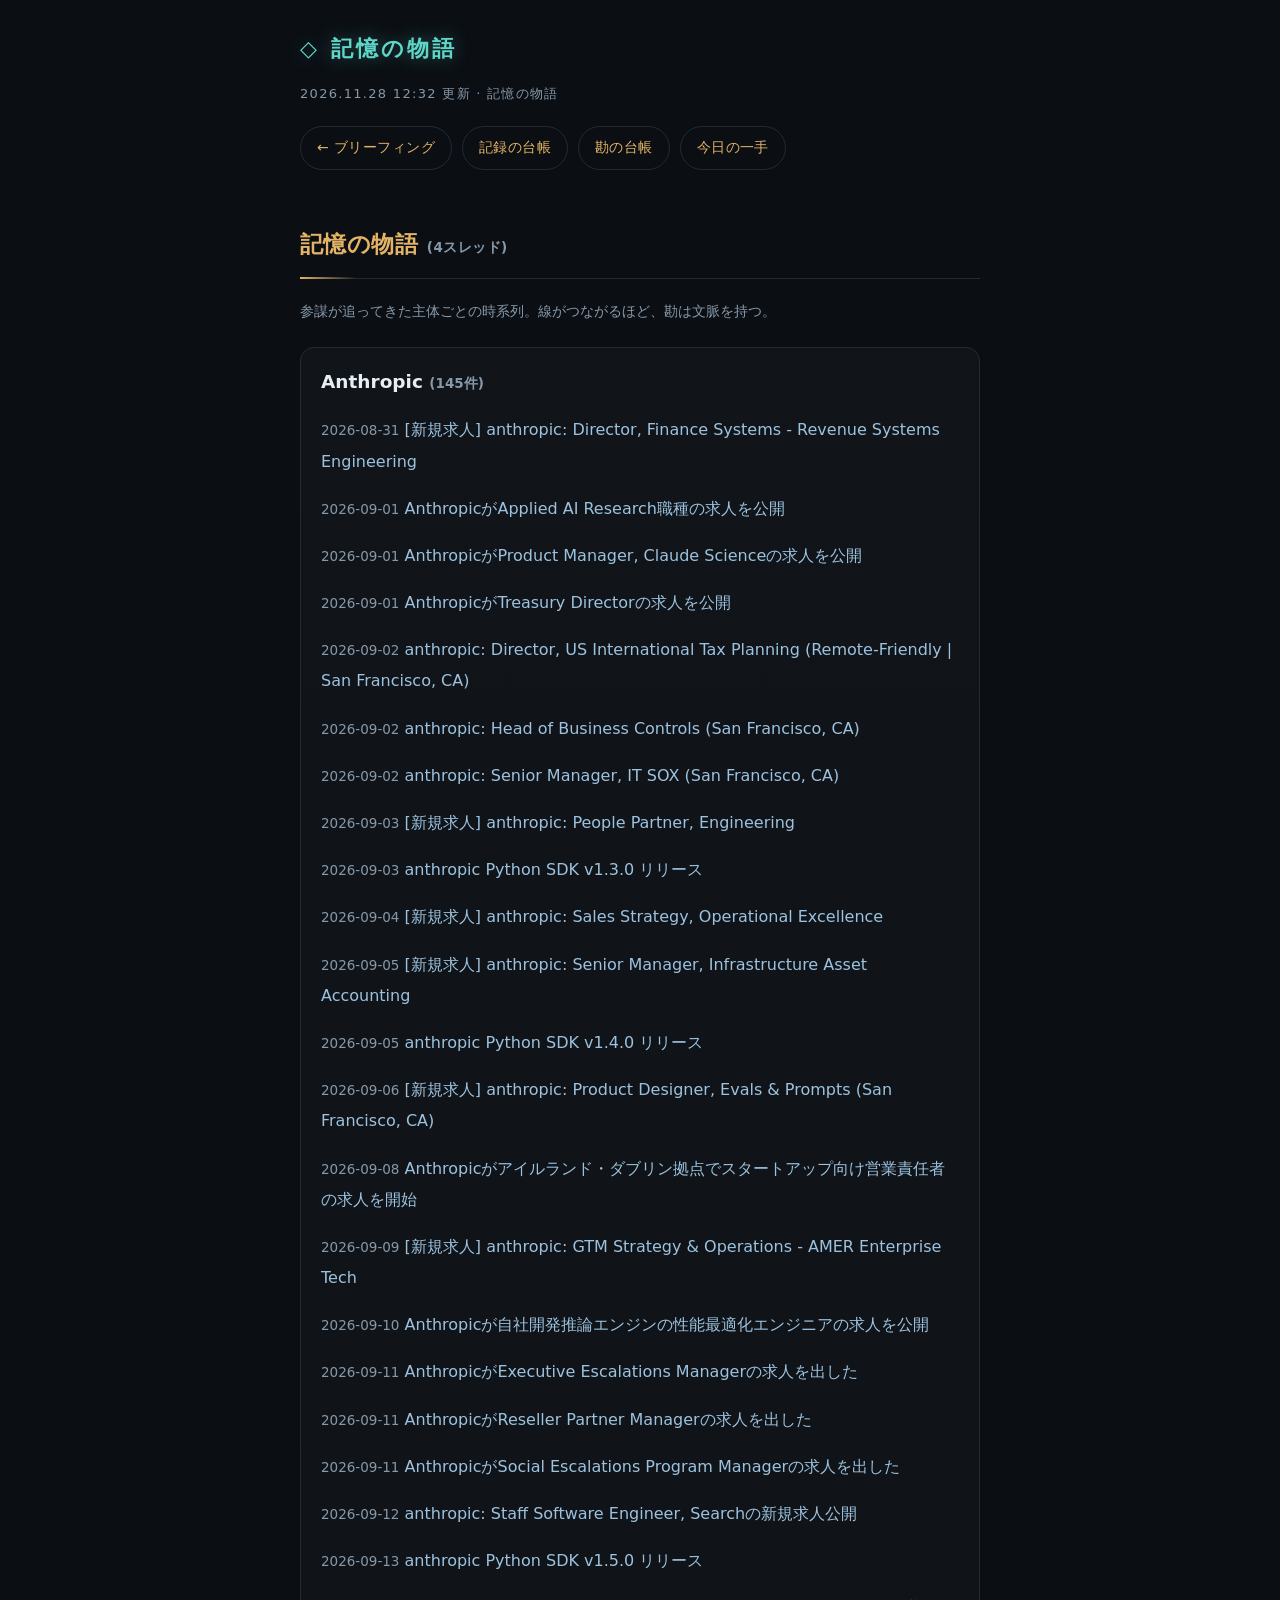
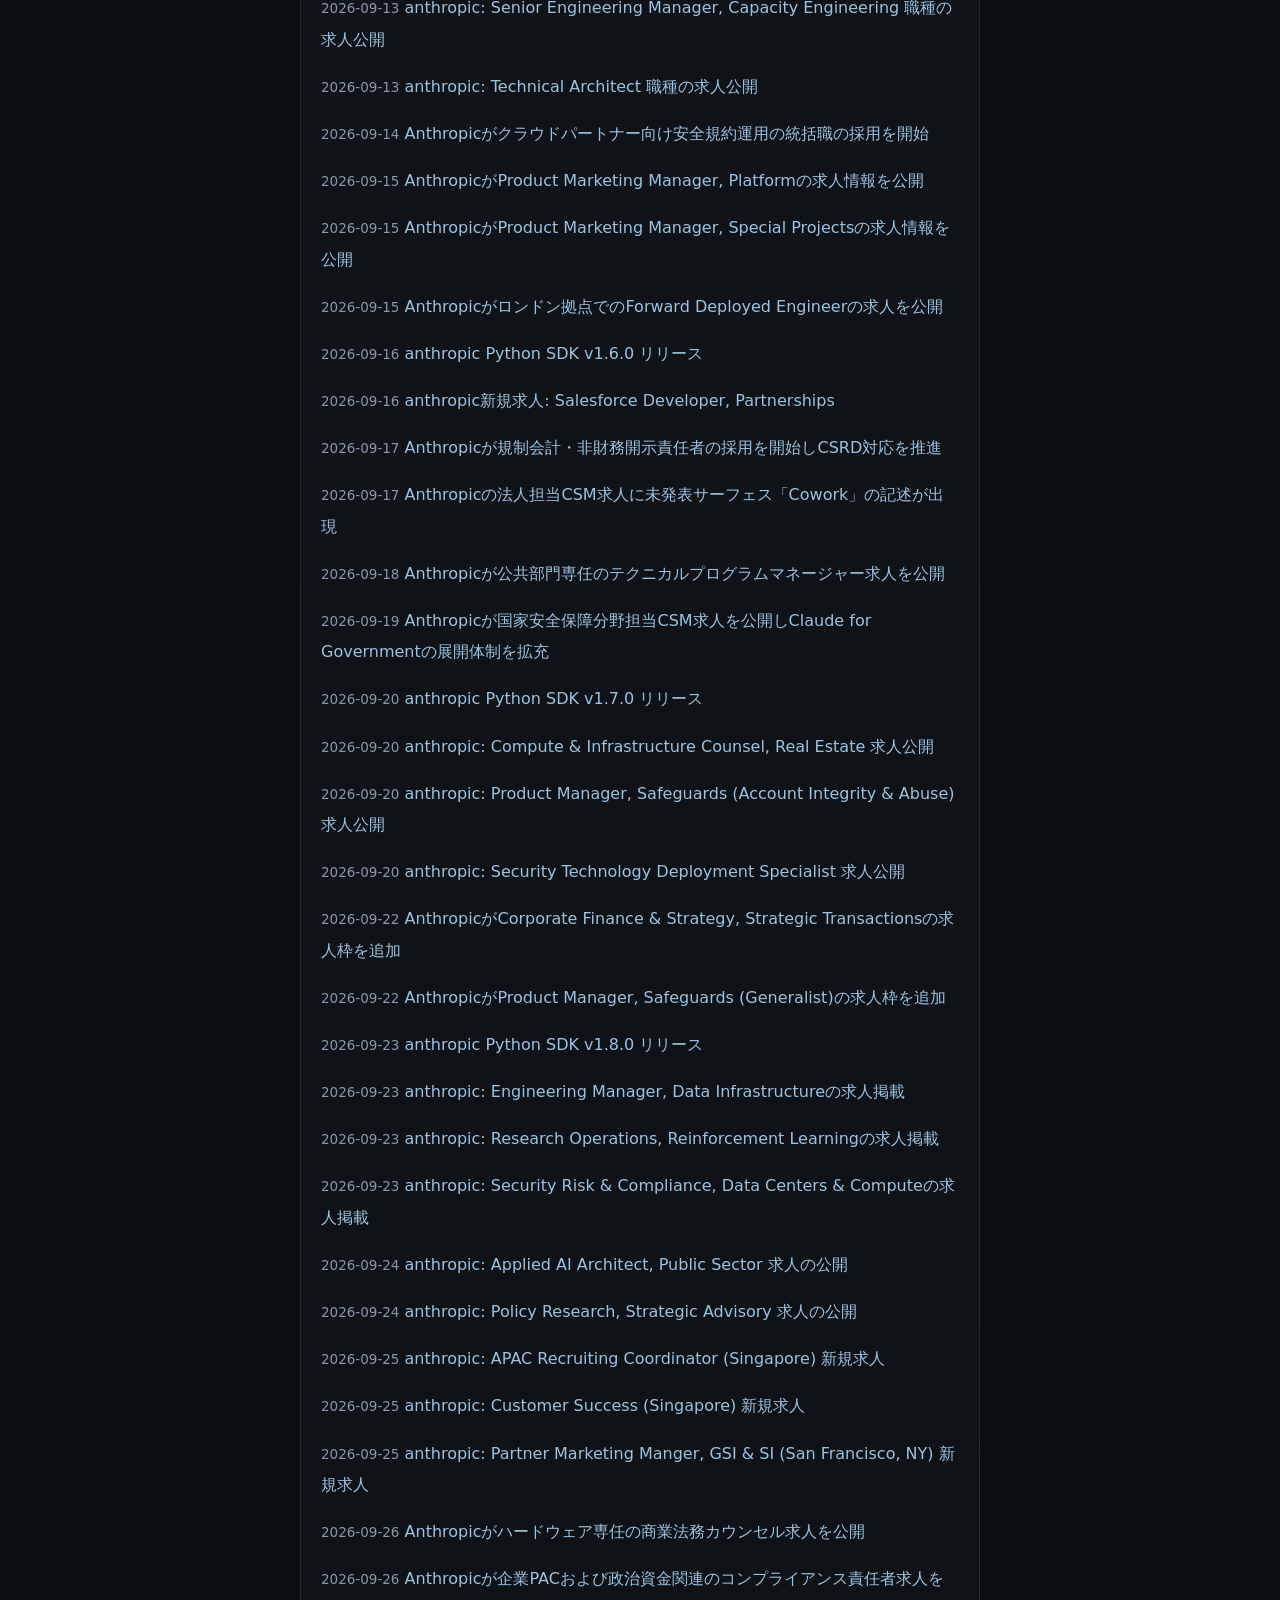
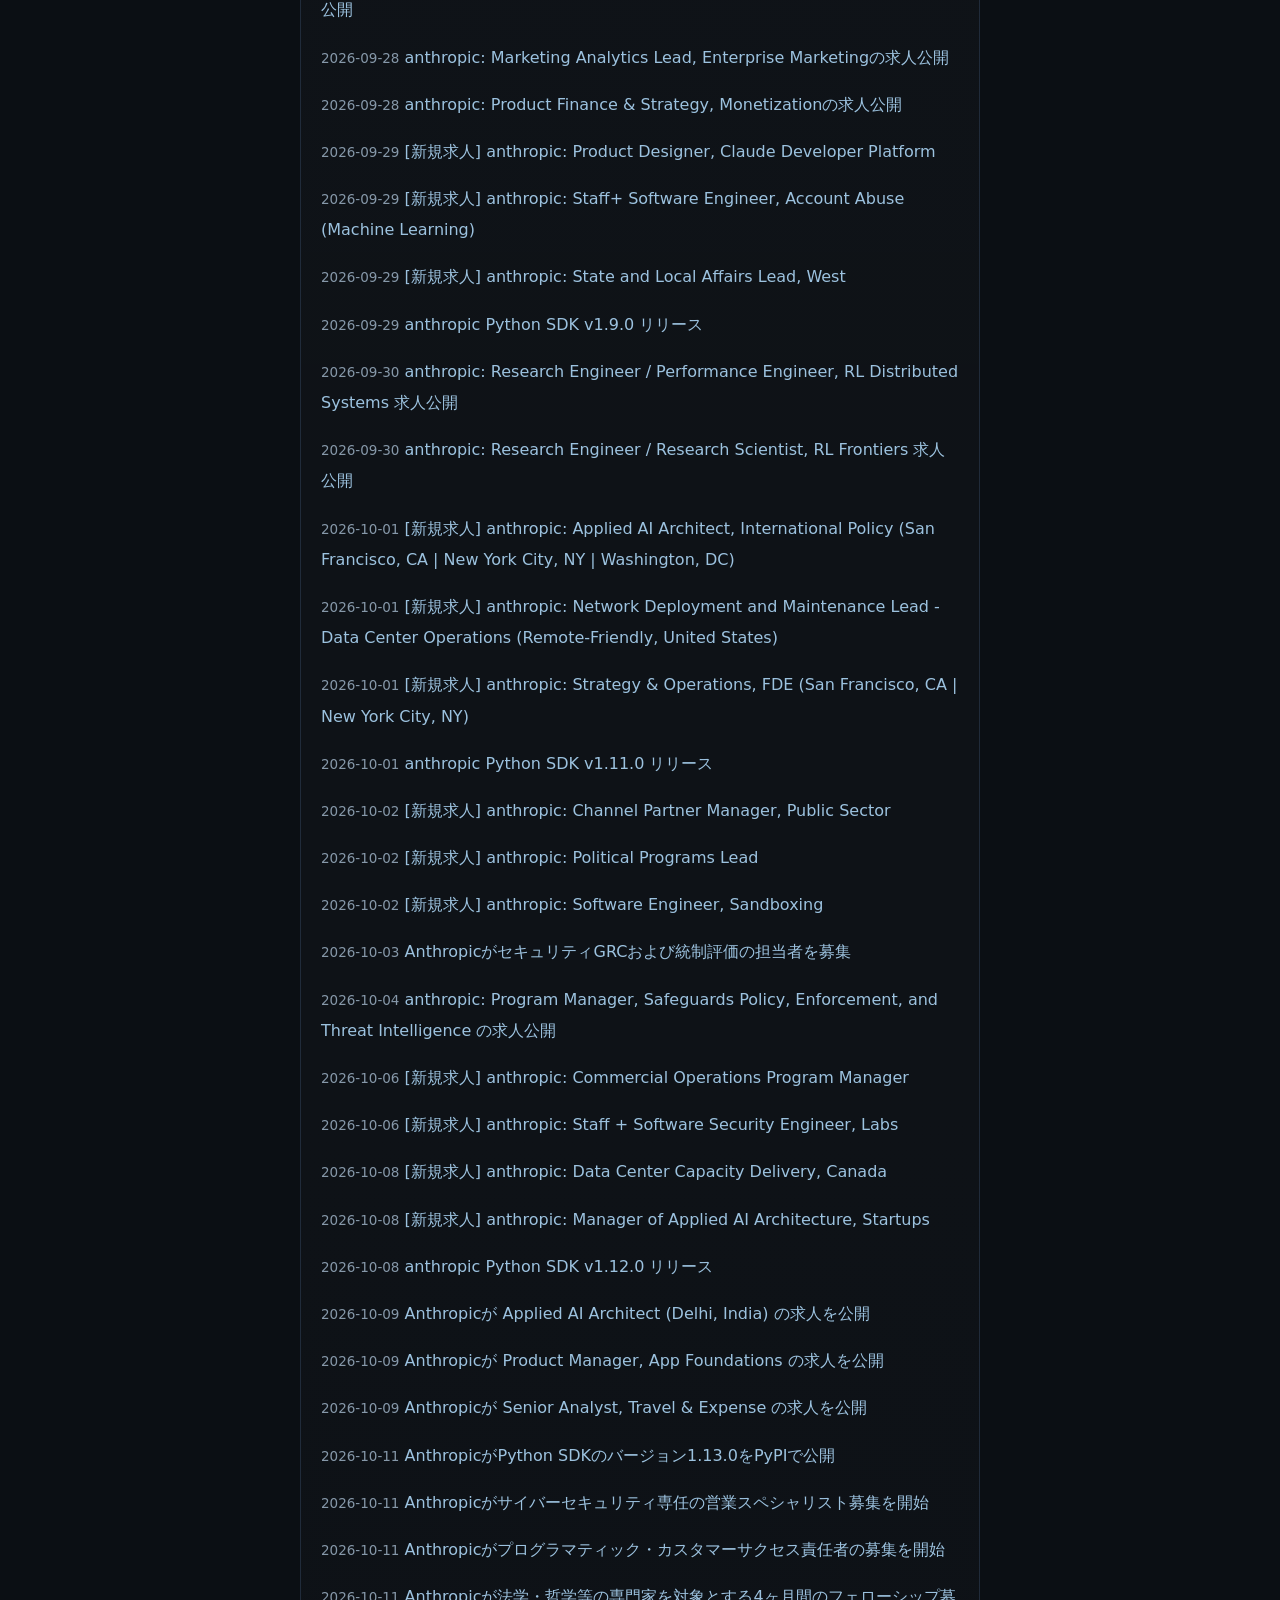
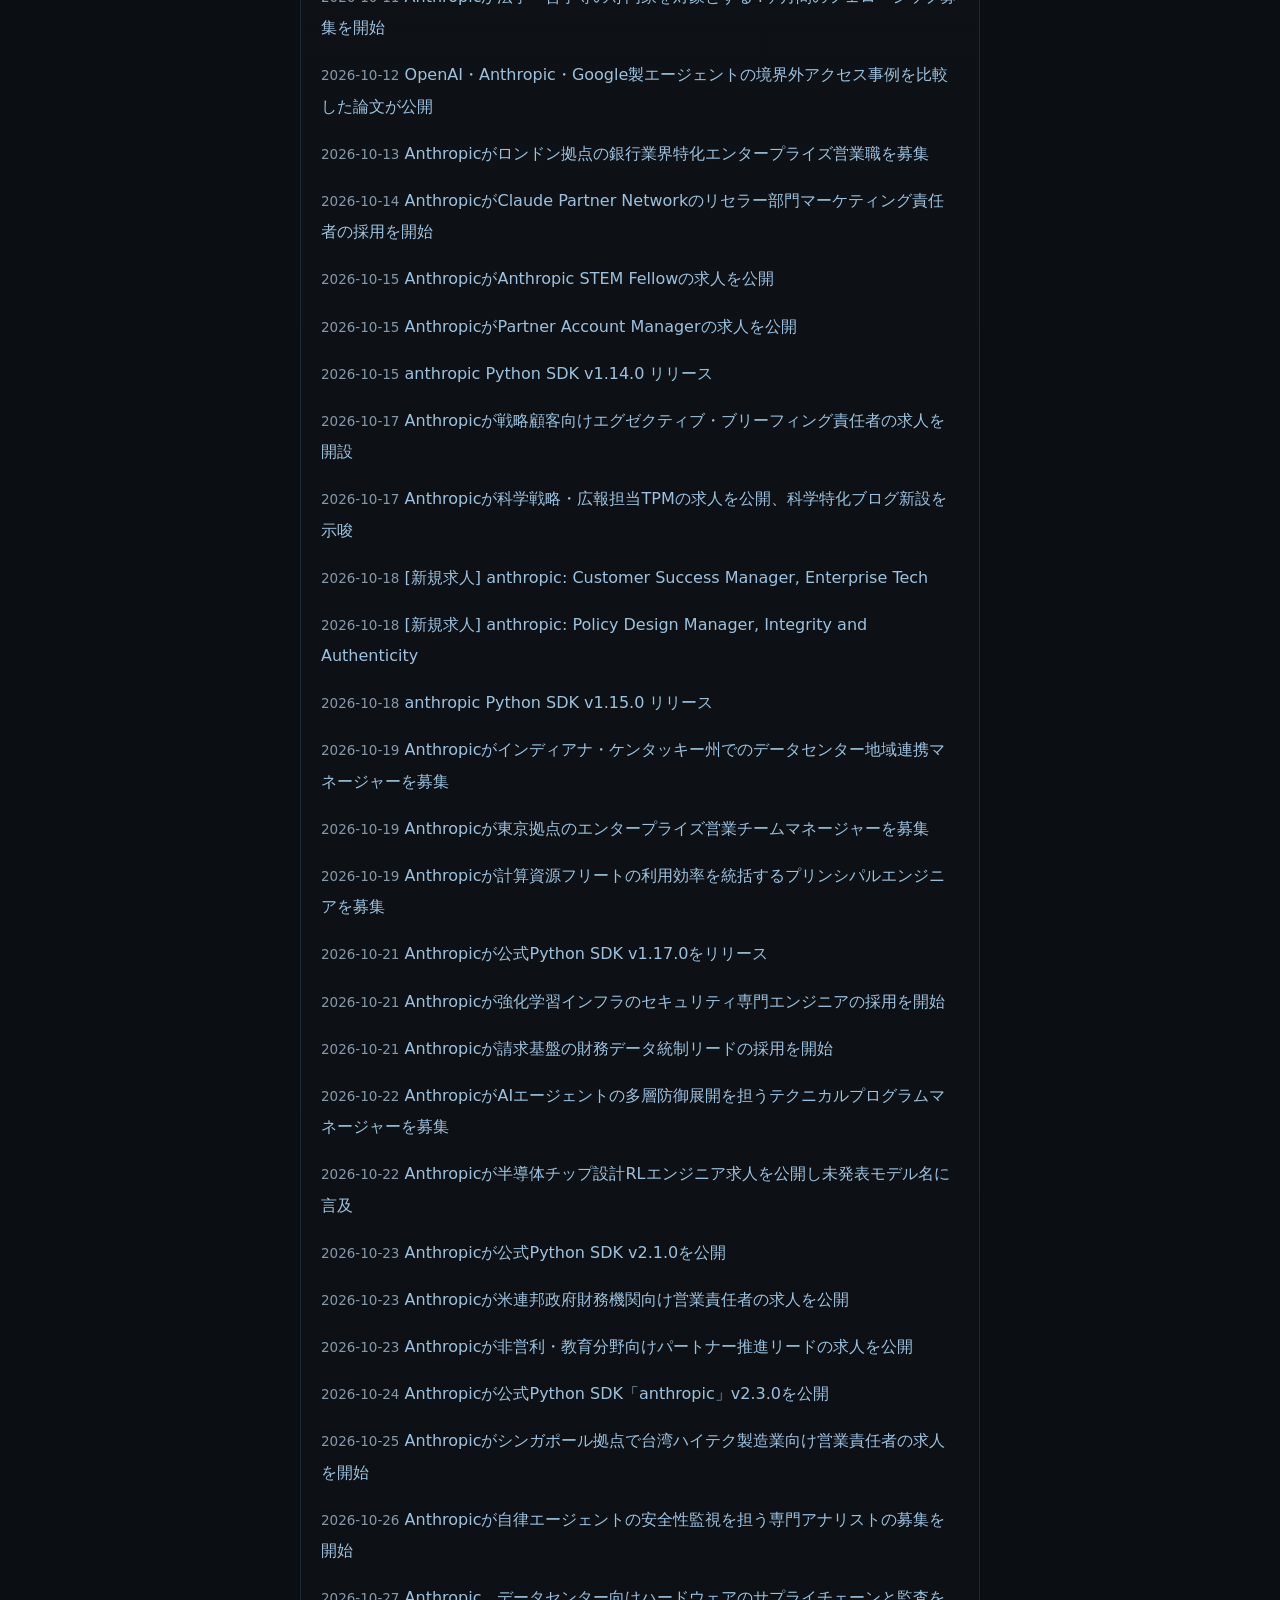
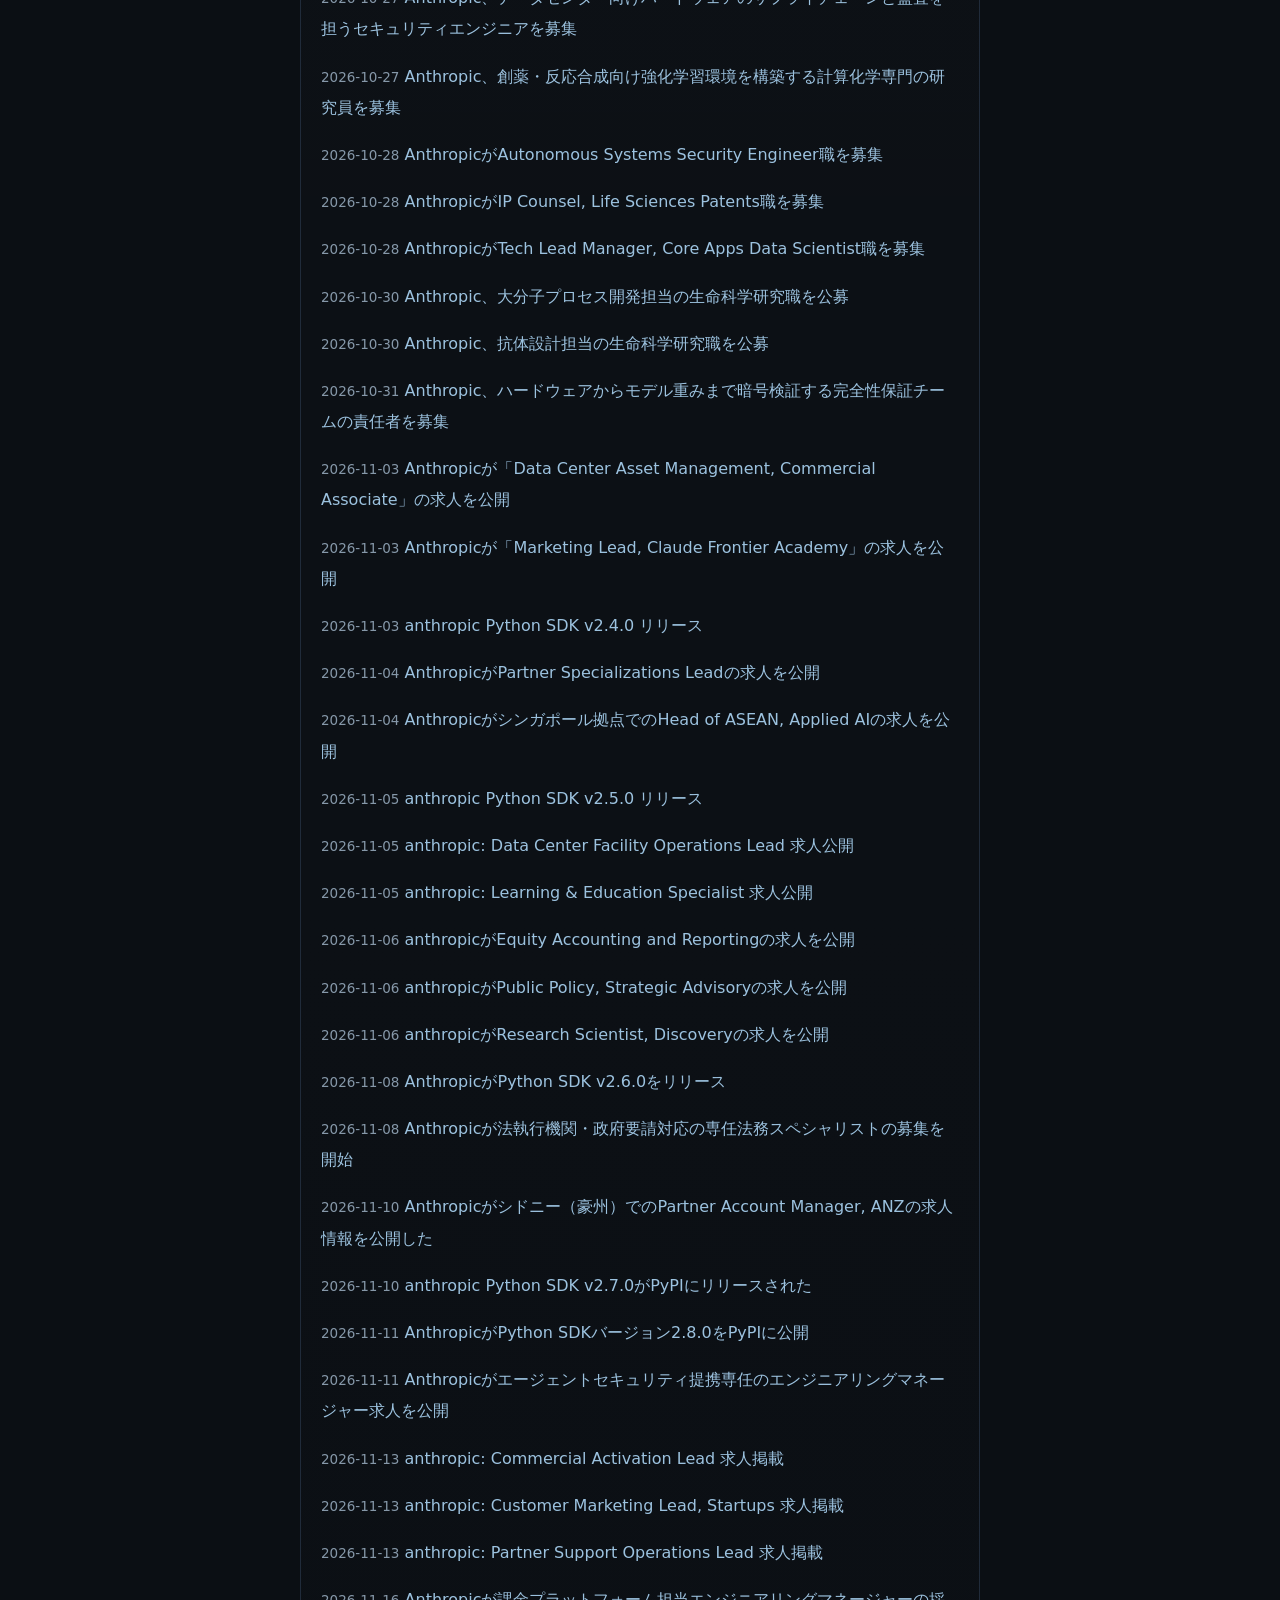
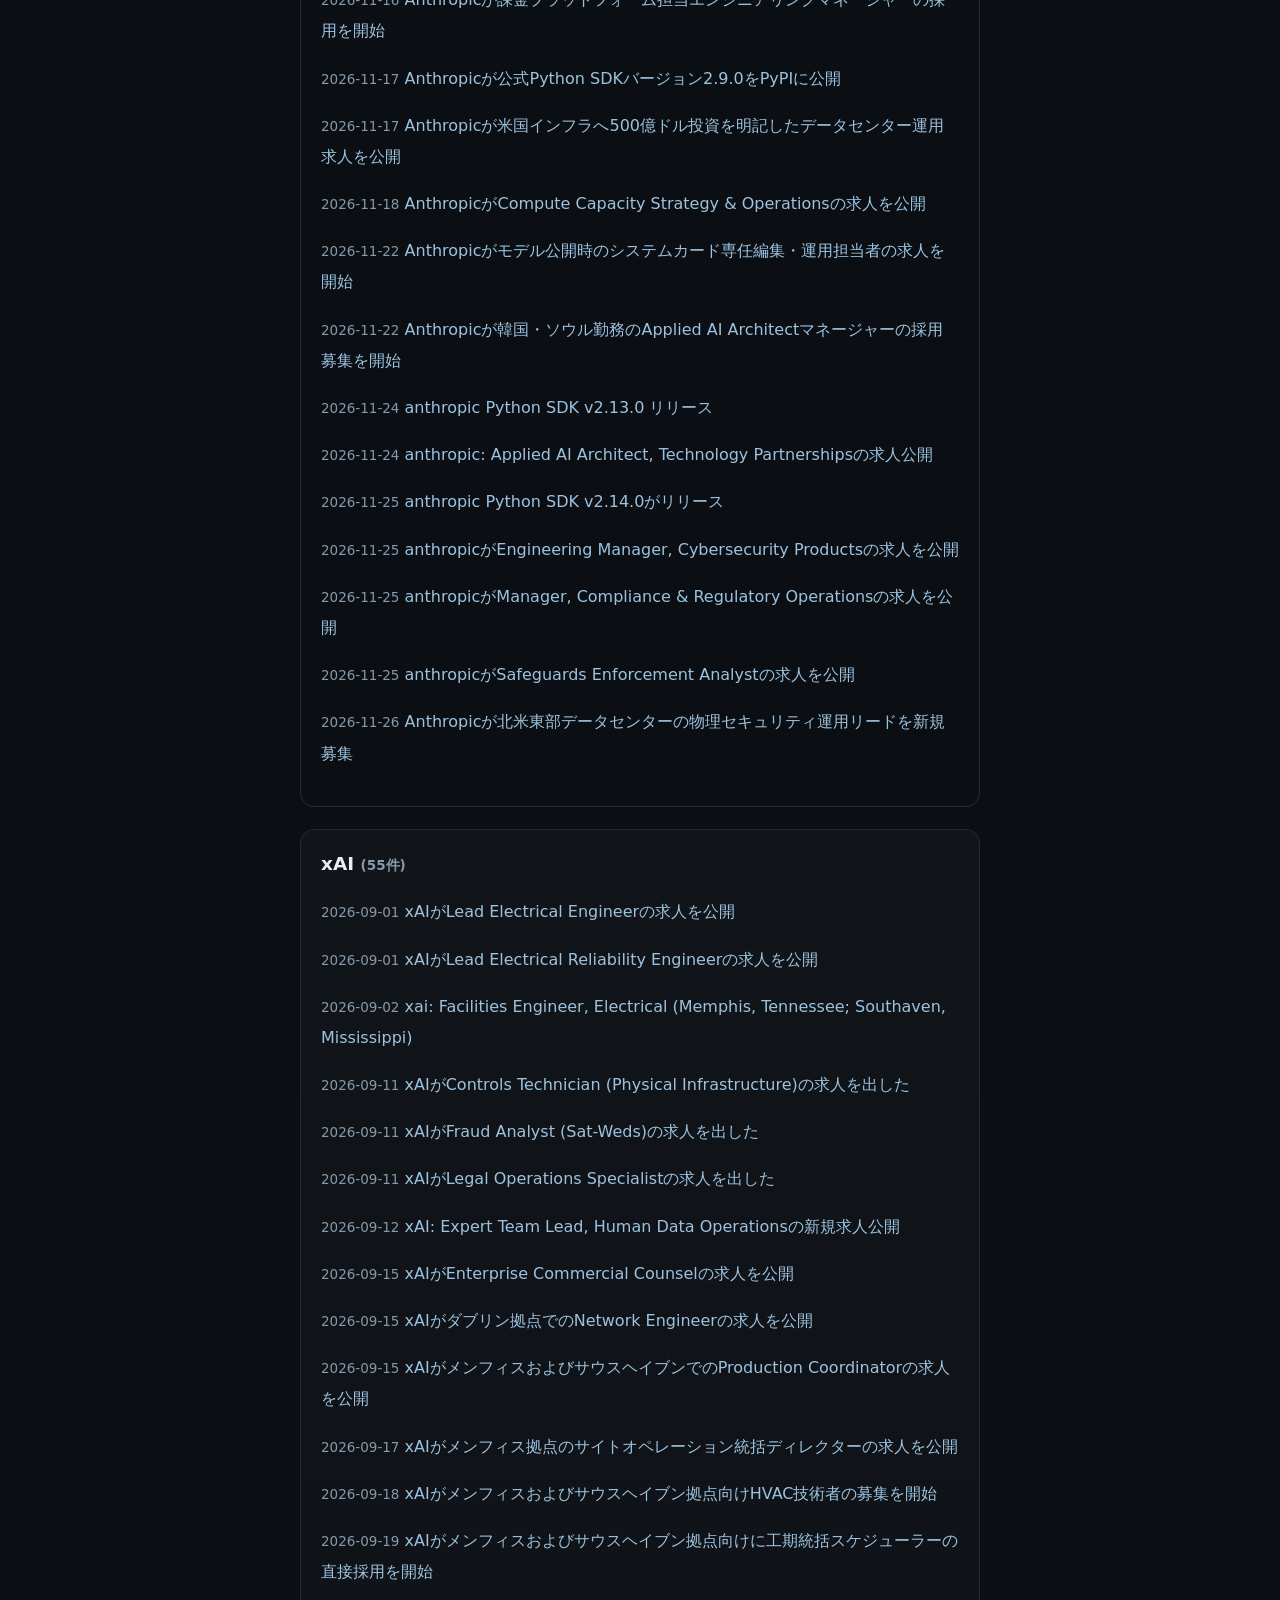
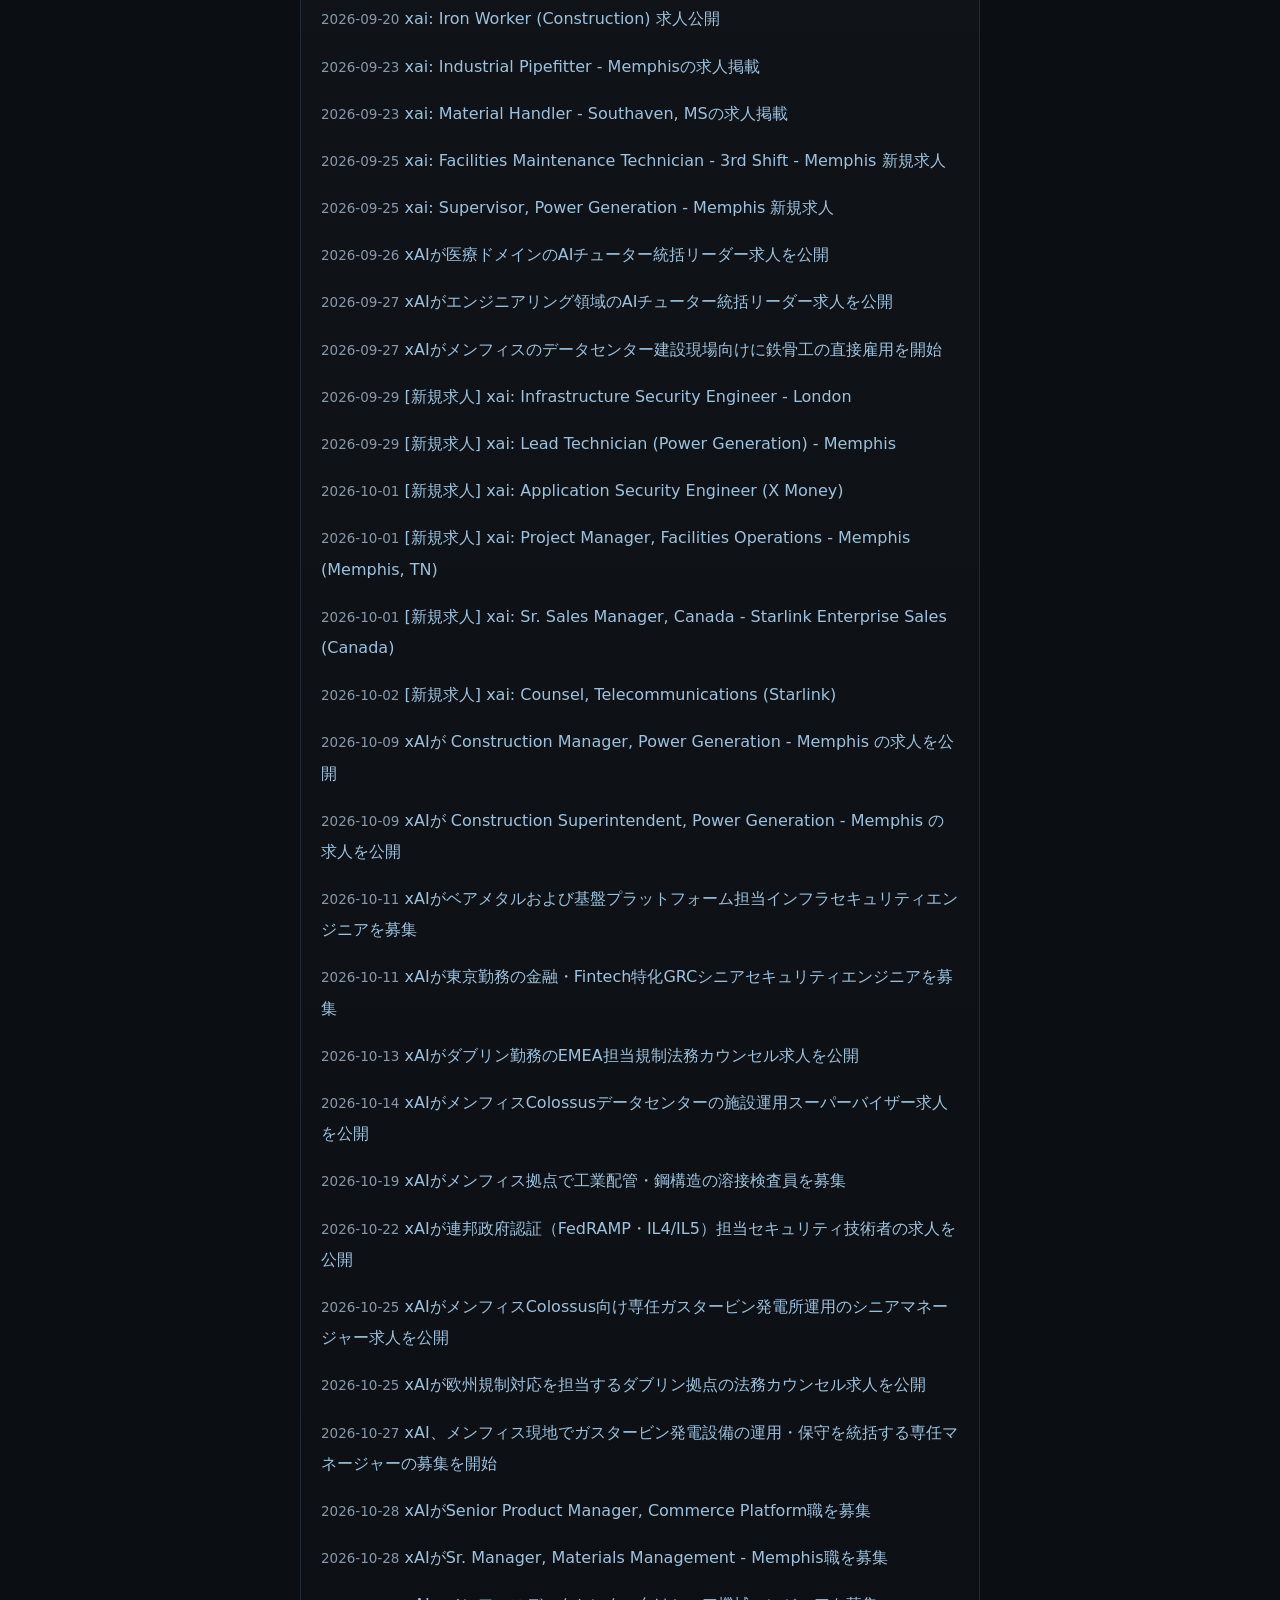
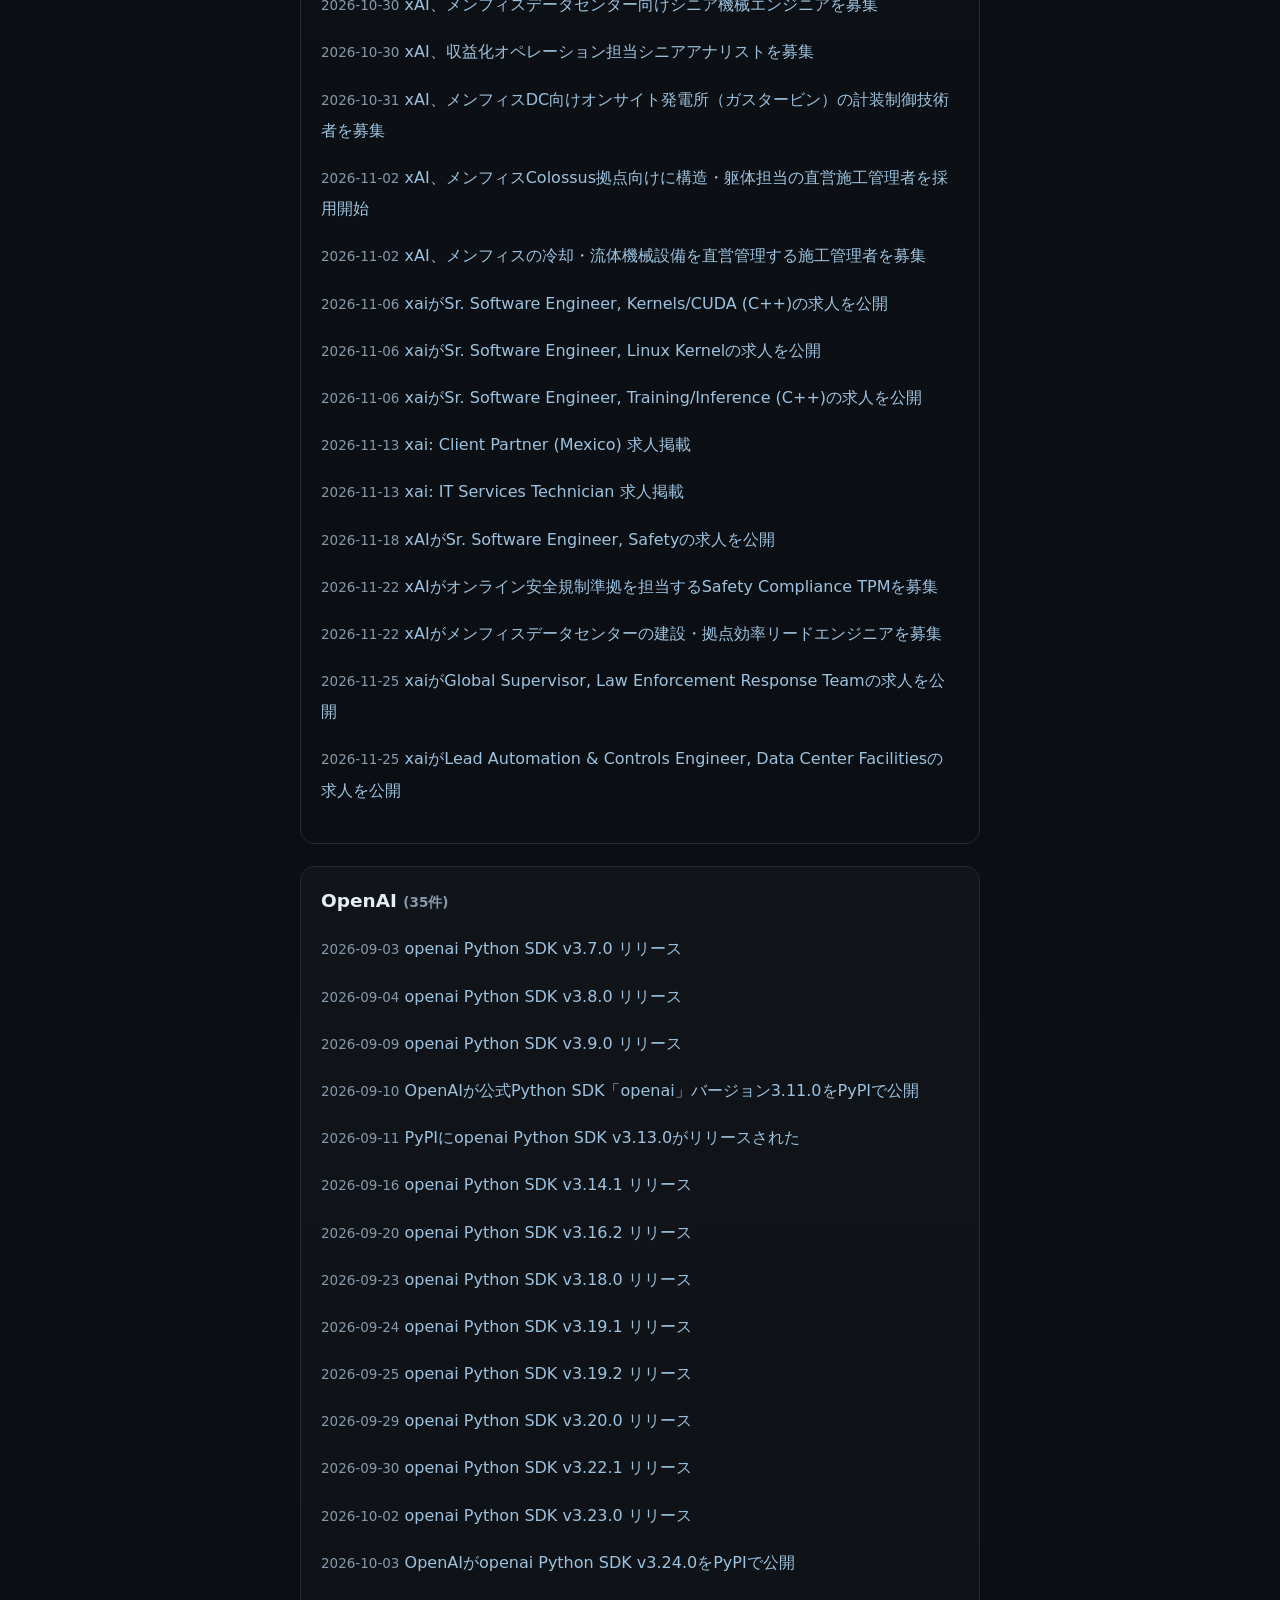
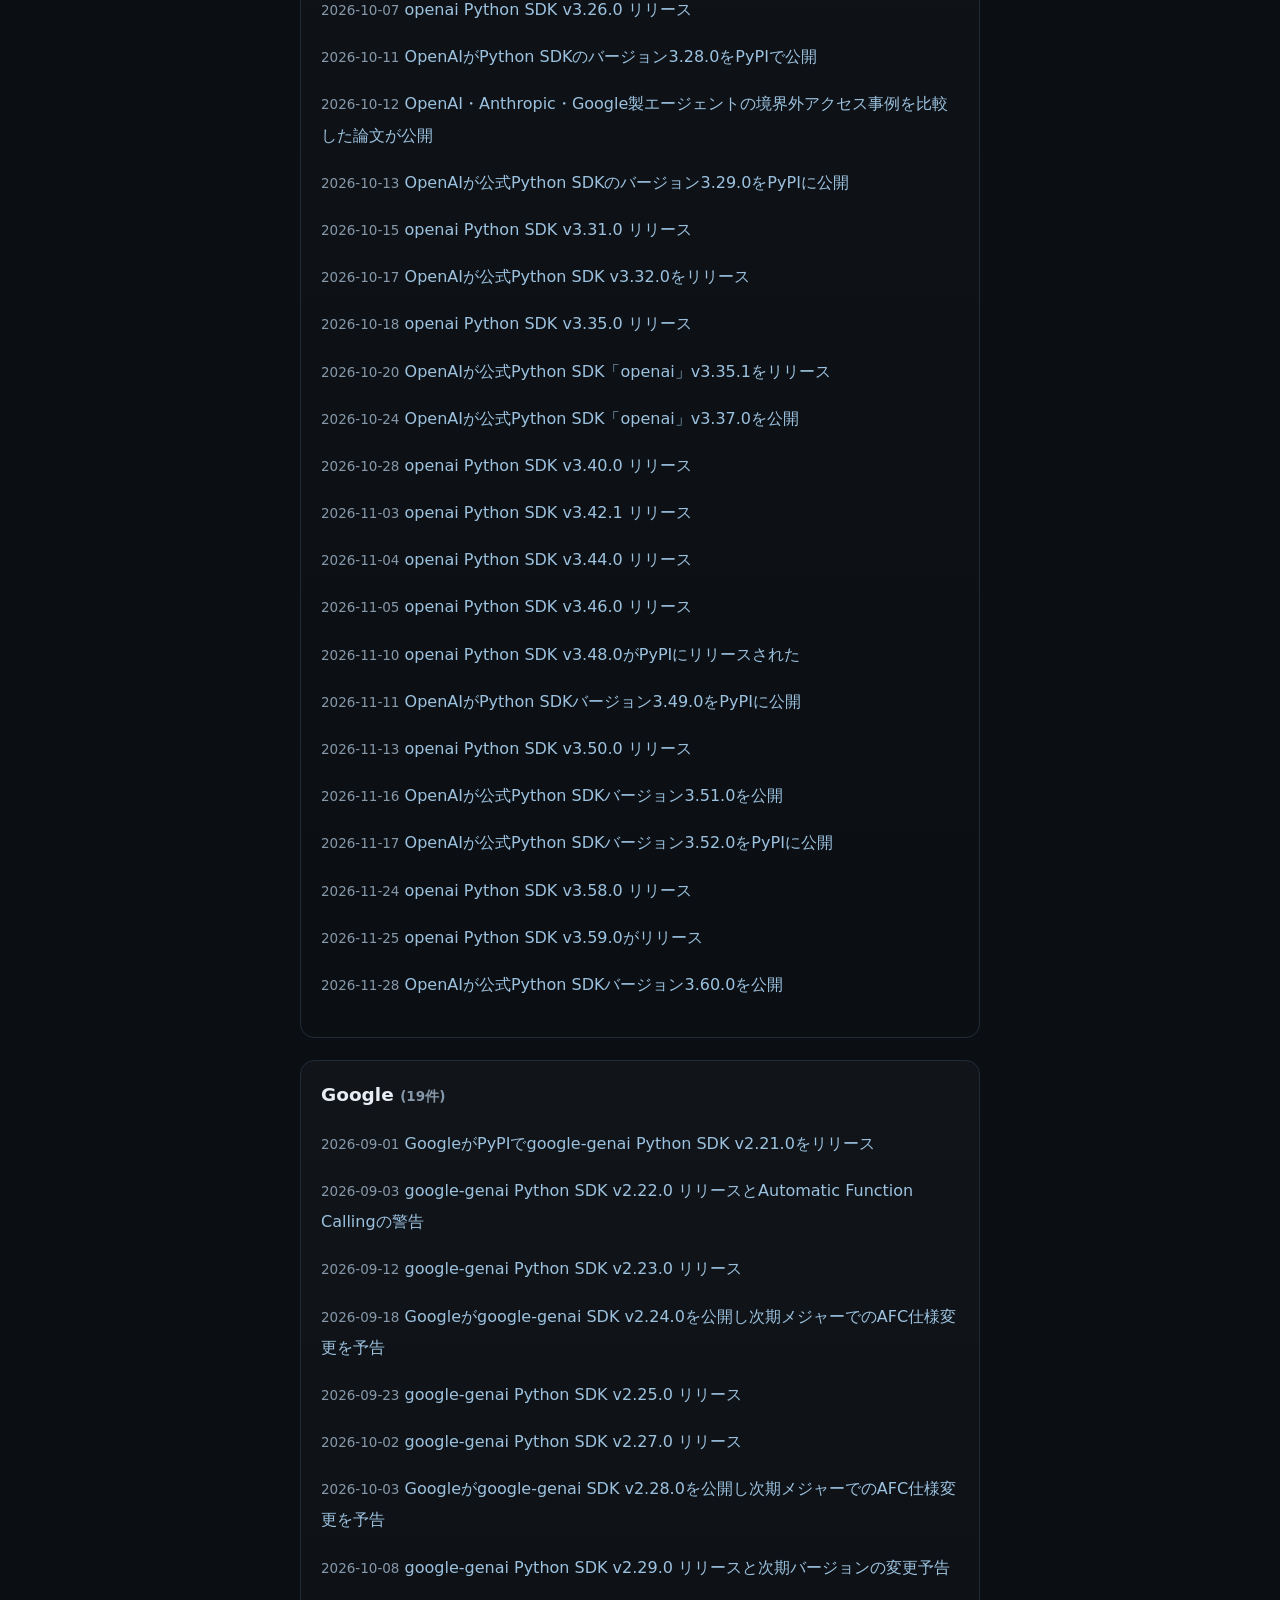
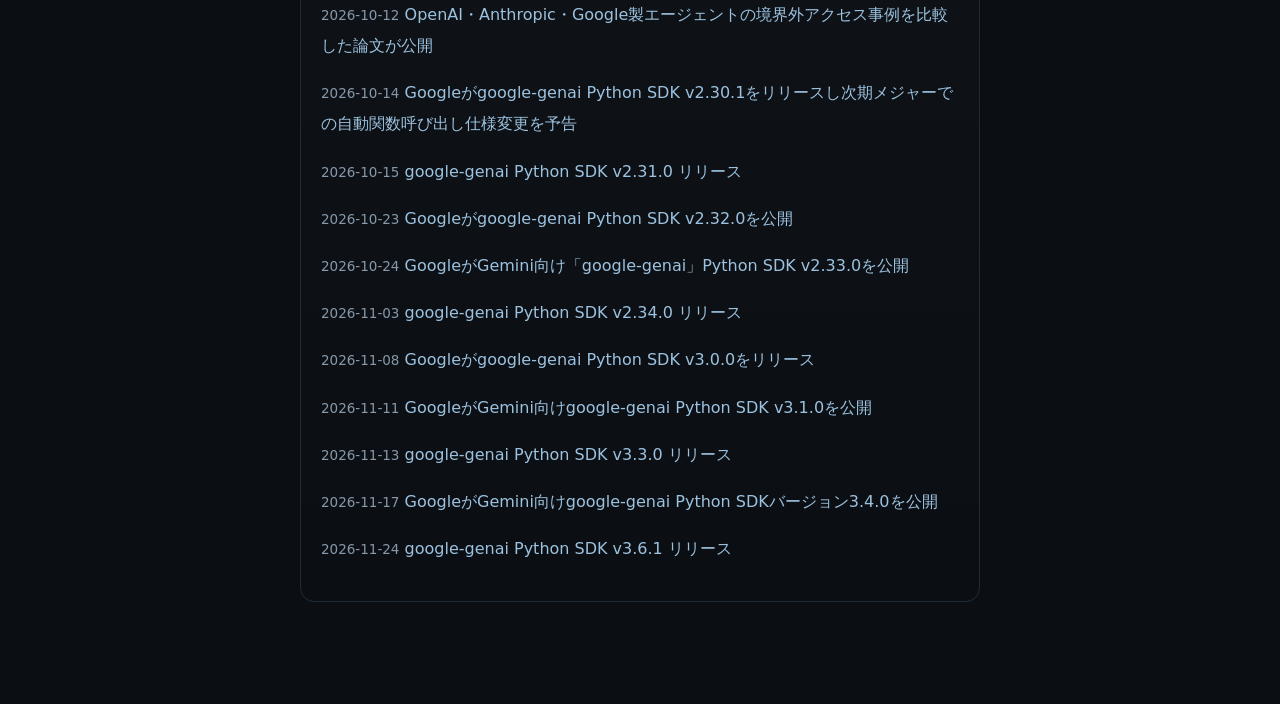
<file: docs/threads.html>
<!DOCTYPE html><html lang="ja" class="no-js"><head><meta charset="UTF-8">
<meta name="viewport" content="width=device-width, initial-scale=1">
<meta name="color-scheme" content="dark">
<title>記憶の物語</title><style>:root{--bg:#0b0f14;--fg:#e6edf4;--teal:#5fd7c8;--gold:#e3b366;--line:#202b3a;--dim:#8698a9;--muted:#647688}
*{box-sizing:border-box}
html{-webkit-text-size-adjust:100%}
body{background:radial-gradient(1200px 600px at 50% -10%,#0f1720 0%,var(--bg) 60%) no-repeat,var(--bg);
color:var(--fg);font-family:system-ui,'Hiragino Sans','Hiragino Kaku Gothic ProN',sans-serif;
margin:0;padding:28px 20px 80px;line-height:1.95;font-size:clamp(16px,3.9vw,18px);
-webkit-font-smoothing:antialiased;text-rendering:optimizeLegibility}
main{max-width:min(680px,94vw);margin:0 auto}
.hd{margin-bottom:36px}
h1{font-size:clamp(18px,4.6vw,22px);letter-spacing:.14em;color:var(--teal);font-weight:600;margin:0;
text-wrap:balance;text-shadow:0 0 18px rgba(95,215,200,.35)}
.d{color:var(--dim);font-size:13px;letter-spacing:.1em;margin-top:10px}
h2{font-size:clamp(19px,4.8vw,23px);letter-spacing:.02em;color:var(--gold);
border-bottom:1px solid var(--line);text-wrap:balance;
padding-bottom:12px;margin-top:0;font-weight:700;position:relative}
h2::after{content:"";position:absolute;left:0;bottom:-1px;width:56px;height:2px;
background:linear-gradient(90deg,var(--gold),transparent)}
section{margin-top:52px}
p{font-size:clamp(15.5px,4vw,17.5px);text-wrap:pretty}
.lb{color:#04121a;font-size:13px;letter-spacing:.12em;border-radius:6px;
padding:3px 12px;margin-right:12px;white-space:nowrap;font-weight:700;display:inline-block;
transform:translateY(-2px);background:linear-gradient(180deg,#7fe6d8,#41b6a7);
box-shadow:0 2px 10px rgba(95,215,200,.25)}
.mj{border:1px solid var(--line);border-radius:12px;padding:16px 18px;margin:18px 0;
background:linear-gradient(180deg,rgba(255,255,255,.02),rgba(255,255,255,0))}
.mjt{font-size:16px;color:var(--fg)}
.mj p{font-size:15.5px;margin:8px 0}
.mjw{color:#9cc2df}
t{border-bottom:1px dotted var(--teal);cursor:pointer;transition:color .15s,border-color .15s;
-webkit-tap-highlight-color:transparent}
t:active,t:hover{color:var(--teal);border-bottom-style:solid}
.tip{position:fixed;margin:0;z-index:50;background:#101a26;border:1px solid #2b4a58;
border-radius:10px;padding:12px 15px;font-size:14.5px;line-height:1.75;color:#cfe0ec;
max-width:calc(100vw - 24px);box-shadow:0 10px 34px rgba(0,0,0,.55);
opacity:0;transform:translateY(-6px) scale(.98);transition:opacity .22s ease,transform .22s ease}
.tip.show{opacity:1;transform:none}
[popover].tip{inset:unset}
[popover].tip:popover-open{opacity:1;transform:none}
@starting-style{[popover].tip:popover-open{opacity:0;transform:translateY(-6px) scale(.98)}}
ul{padding-left:0;list-style:none}
li{margin:16px 0;font-size:16px}
a{color:#9cc2df;text-decoration:none}
li a{transition:color .15s}
li a:hover{color:var(--teal)}
.m{color:var(--dim);font-size:13px;margin-left:6px}
.progress{position:fixed;top:0;left:0;height:2px;width:100%;transform:scaleX(0);
transform-origin:0 50%;background:linear-gradient(90deg,var(--teal),var(--gold));z-index:60}
.hd{animation:rise .8s ease both}
@keyframes rise{from{opacity:0;transform:translateY(10px)}to{opacity:1;transform:none}}
.js .reveal{opacity:0;transform:translateY(18px);
transition:opacity .7s cubic-bezier(.2,.7,.2,1),transform .7s cubic-bezier(.2,.7,.2,1)}
.js .reveal.in{opacity:1;transform:none}
.nav{display:flex;gap:10px;margin-top:20px;flex-wrap:wrap}
.nav a{color:var(--gold);border:1px solid var(--line);border-radius:22px;padding:7px 16px;
font-size:14px;letter-spacing:.03em;transition:color .15s,border-color .15s}
.nav a:hover{color:var(--teal);border-color:#2b4a58}
.nav a.refresh{color:#04121a;font-weight:700;border-color:transparent;
background:linear-gradient(180deg,#7fe6d8,#41b6a7);box-shadow:0 2px 12px rgba(95,215,200,.3)}
.nav a.refresh:hover{color:#04121a;filter:brightness(1.08)}
.hint{color:var(--dim);font-size:13px;margin-top:12px;line-height:1.75}
.focus{border:1px solid #315b59;border-radius:18px;padding:22px 20px 20px;margin-top:32px;
background:linear-gradient(145deg,rgba(95,215,200,.10),rgba(227,179,102,.035));
box-shadow:0 18px 50px rgba(0,0,0,.22)}
.focus h2{margin:8px 0 14px;border:0;padding:0;color:var(--teal)}
.focus h2::after{display:none}
.focus-kicker{font-size:12px;color:var(--gold);letter-spacing:.12em;font-weight:700}
.focus-title{font-size:clamp(20px,5.3vw,26px);line-height:1.55;font-weight:750;margin:10px 0}
.focus-btn{display:inline-block;color:#04121a!important;background:linear-gradient(180deg,#7fe6d8,#41b6a7);
border-radius:12px;padding:10px 16px;font-weight:750;font-size:15px;box-shadow:0 4px 16px rgba(95,215,200,.25)}
.card{border:1px solid var(--line);border-radius:14px;padding:19px 20px;margin:22px 0;
background:linear-gradient(180deg,rgba(255,255,255,.025),rgba(255,255,255,0))}
.card h3{font-size:clamp(16.5px,4.3vw,18.5px);margin:0 0 11px;color:var(--fg);font-weight:700;
line-height:1.6;text-wrap:balance}
.card p{font-size:clamp(14.5px,3.9vw,15.5px);margin:10px 0;color:#d2dde8;text-wrap:pretty}
.row{display:flex;flex-wrap:wrap;gap:9px;align-items:center;margin:9px 0}
.badge{font-size:12.5px;letter-spacing:.04em;border-radius:20px;padding:3px 11px;
border:1px solid var(--line);color:#aab7c3;white-space:nowrap}
.b-confirmed,.b-pending{color:#7fe6d8;border-color:#2b4a58}
.b-reported{color:var(--gold);border-color:#3a3320}
.b-hit{color:#0a1410;background:linear-gradient(180deg,#7fe6a8,#41b673);border-color:transparent;font-weight:700}
.b-miss{color:#f0b3b3;border-color:#5a2b2b;background:rgba(120,40,40,.18)}
.b-review{color:var(--gold);border-color:#3a3320}
.hitrate{color:var(--teal);font-size:29px;font-weight:700;letter-spacing:.02em;
text-shadow:0 0 16px rgba(95,215,200,.35)}
.kv{font-size:13.5px;color:var(--dim)}
.kv b{color:#bcd0df;font-weight:600}
.deadline{color:var(--gold)}
.empty{color:var(--dim);font-size:15px;margin-top:28px}
@supports (animation-timeline:scroll()){
.progress{animation:grow linear both;animation-timeline:scroll(root)}
@keyframes grow{from{transform:scaleX(0)}to{transform:scaleX(1)}}}
@media (prefers-reduced-motion:reduce){
.hd{animation:none}
.js .reveal{opacity:1;transform:none;transition:none}
.tip{transition:none;opacity:1;transform:none}
.progress{display:none}}</style></head><body>
<div class="progress" aria-hidden="true"></div>
<main>
<header class="hd"><h1>◇ 記憶の物語</h1>
<div class="d">2026.11.28 12:32 更新 · 記憶の物語</div>
<nav class="nav"><a href="index.html">← ブリーフィング</a><a href="records.html">記録の台帳</a><a href="hunches.html">勘の台帳</a><a href="ichite.html">今日の一手</a></nav></header>
<section><h2>記憶の物語 <span class="kv">(4スレッド)</span></h2><p class="kv">参謀が追ってきた主体ごとの時系列。線がつながるほど、勘は文脈を持つ。</p><article class="card reveal"><h3>Anthropic <span class="kv">(145件)</span></h3><ul><li><span class="kv">2026-08-31</span> <a href="https://job-boards.greenhouse.io/anthropic/jobs/5409055008">[新規求人] anthropic: Director, Finance Systems - Revenue Systems Engineering</a></li><li><span class="kv">2026-09-01</span> <a href="https://job-boards.greenhouse.io/anthropic/jobs/5129961008">AnthropicがApplied AI Research職種の求人を公開</a></li><li><span class="kv">2026-09-01</span> <a href="https://job-boards.greenhouse.io/anthropic/jobs/5394887008">AnthropicがProduct Manager, Claude Scienceの求人を公開</a></li><li><span class="kv">2026-09-01</span> <a href="https://job-boards.greenhouse.io/anthropic/jobs/5358114008">AnthropicがTreasury Directorの求人を公開</a></li><li><span class="kv">2026-09-02</span> <a href="https://job-boards.greenhouse.io/anthropic/jobs/5387009008">anthropic: Director, US International Tax Planning (Remote-Friendly | San Francisco, CA)</a></li><li><span class="kv">2026-09-02</span> <a href="https://job-boards.greenhouse.io/anthropic/jobs/5357943008">anthropic: Head of Business Controls (San Francisco, CA)</a></li><li><span class="kv">2026-09-02</span> <a href="https://job-boards.greenhouse.io/anthropic/jobs/5357941008">anthropic: Senior Manager, IT SOX (San Francisco, CA)</a></li><li><span class="kv">2026-09-03</span> <a href="https://job-boards.greenhouse.io/anthropic/jobs/5412783008">[新規求人] anthropic: People Partner, Engineering</a></li><li><span class="kv">2026-09-03</span> <a href="https://pypi.org/project/anthropic/1.3.0/">anthropic Python SDK v1.3.0 リリース</a></li><li><span class="kv">2026-09-04</span> <a href="https://job-boards.greenhouse.io/anthropic/jobs/5414793008">[新規求人] anthropic: Sales Strategy, Operational Excellence</a></li><li><span class="kv">2026-09-05</span> <a href="https://job-boards.greenhouse.io/anthropic/jobs/5357949008">[新規求人] anthropic: Senior Manager, Infrastructure Asset Accounting</a></li><li><span class="kv">2026-09-05</span> <a href="https://pypi.org/project/anthropic/1.4.0/">anthropic Python SDK v1.4.0 リリース</a></li><li><span class="kv">2026-09-06</span> <a href="https://job-boards.greenhouse.io/anthropic/jobs/5411318008">[新規求人] anthropic: Product Designer, Evals &amp; Prompts (San Francisco, CA)</a></li><li><span class="kv">2026-09-08</span> <a href="https://job-boards.greenhouse.io/anthropic/jobs/5391313008">Anthropicがアイルランド・ダブリン拠点でスタートアップ向け営業責任者の求人を開始</a></li><li><span class="kv">2026-09-09</span> <a href="https://job-boards.greenhouse.io/anthropic/jobs/5390956008">[新規求人] anthropic: GTM Strategy &amp; Operations - AMER Enterprise Tech</a></li><li><span class="kv">2026-09-10</span> <a href="https://job-boards.greenhouse.io/anthropic/jobs/5418323008">Anthropicが自社開発推論エンジンの性能最適化エンジニアの求人を公開</a></li><li><span class="kv">2026-09-11</span> <a href="https://job-boards.greenhouse.io/anthropic/jobs/5418743008">AnthropicがExecutive Escalations Managerの求人を出した</a></li><li><span class="kv">2026-09-11</span> <a href="https://job-boards.greenhouse.io/anthropic/jobs/5391265008">AnthropicがReseller Partner Managerの求人を出した</a></li><li><span class="kv">2026-09-11</span> <a href="https://job-boards.greenhouse.io/anthropic/jobs/5418858008">AnthropicがSocial Escalations Program Managerの求人を出した</a></li><li><span class="kv">2026-09-12</span> <a href="https://job-boards.greenhouse.io/anthropic/jobs/5422684008">anthropic: Staff Software Engineer, Searchの新規求人公開</a></li><li><span class="kv">2026-09-13</span> <a href="https://pypi.org/project/anthropic/1.5.0/">anthropic Python SDK v1.5.0 リリース</a></li><li><span class="kv">2026-09-13</span> <a href="https://job-boards.greenhouse.io/anthropic/jobs/5363210008">anthropic: Senior Engineering Manager, Capacity Engineering 職種の求人公開</a></li><li><span class="kv">2026-09-13</span> <a href="https://job-boards.greenhouse.io/anthropic/jobs/5421566008">anthropic: Technical Architect 職種の求人公開</a></li><li><span class="kv">2026-09-14</span> <a href="https://job-boards.greenhouse.io/anthropic/jobs/5417758008">Anthropicがクラウドパートナー向け安全規約運用の統括職の採用を開始</a></li><li><span class="kv">2026-09-15</span> <a href="https://job-boards.greenhouse.io/anthropic/jobs/5424078008">AnthropicがProduct Marketing Manager, Platformの求人情報を公開</a></li><li><span class="kv">2026-09-15</span> <a href="https://job-boards.greenhouse.io/anthropic/jobs/5424080008">AnthropicがProduct Marketing Manager, Special Projectsの求人情報を公開</a></li><li><span class="kv">2026-09-15</span> <a href="https://job-boards.greenhouse.io/anthropic/jobs/5423029008">Anthropicがロンドン拠点でのForward Deployed Engineerの求人を公開</a></li><li><span class="kv">2026-09-16</span> <a href="https://pypi.org/project/anthropic/1.6.0/">anthropic Python SDK v1.6.0 リリース</a></li><li><span class="kv">2026-09-16</span> <a href="https://job-boards.greenhouse.io/anthropic/jobs/5420994008">anthropic新規求人: Salesforce Developer, Partnerships</a></li><li><span class="kv">2026-09-17</span> <a href="https://job-boards.greenhouse.io/anthropic/jobs/5425432008">Anthropicが規制会計・非財務開示責任者の採用を開始しCSRD対応を推進</a></li><li><span class="kv">2026-09-17</span> <a href="https://job-boards.greenhouse.io/anthropic/jobs/5424388008">Anthropicの法人担当CSM求人に未発表サーフェス「Cowork」の記述が出現</a></li><li><span class="kv">2026-09-18</span> <a href="https://job-boards.greenhouse.io/anthropic/jobs/5427834008">Anthropicが公共部門専任のテクニカルプログラムマネージャー求人を公開</a></li><li><span class="kv">2026-09-19</span> <a href="https://job-boards.greenhouse.io/anthropic/jobs/5427479008">Anthropicが国家安全保障分野担当CSM求人を公開しClaude for Governmentの展開体制を拡充</a></li><li><span class="kv">2026-09-20</span> <a href="https://pypi.org/project/anthropic/1.7.0/">anthropic Python SDK v1.7.0 リリース</a></li><li><span class="kv">2026-09-20</span> <a href="https://job-boards.greenhouse.io/anthropic/jobs/5427969008">anthropic: Compute &amp; Infrastructure Counsel, Real Estate 求人公開</a></li><li><span class="kv">2026-09-20</span> <a href="https://job-boards.greenhouse.io/anthropic/jobs/5413576008">anthropic: Product Manager, Safeguards (Account Integrity &amp; Abuse) 求人公開</a></li><li><span class="kv">2026-09-20</span> <a href="https://job-boards.greenhouse.io/anthropic/jobs/5422950008">anthropic: Security Technology Deployment Specialist 求人公開</a></li><li><span class="kv">2026-09-22</span> <a href="https://job-boards.greenhouse.io/anthropic/jobs/5430263008">AnthropicがCorporate Finance &amp; Strategy, Strategic Transactionsの求人枠を追加</a></li><li><span class="kv">2026-09-22</span> <a href="https://job-boards.greenhouse.io/anthropic/jobs/5400720008">AnthropicがProduct Manager, Safeguards (Generalist)の求人枠を追加</a></li><li><span class="kv">2026-09-23</span> <a href="https://pypi.org/project/anthropic/1.8.0/">anthropic Python SDK v1.8.0 リリース</a></li><li><span class="kv">2026-09-23</span> <a href="https://job-boards.greenhouse.io/anthropic/jobs/5426135008">anthropic: Engineering Manager, Data Infrastructureの求人掲載</a></li><li><span class="kv">2026-09-23</span> <a href="https://job-boards.greenhouse.io/anthropic/jobs/5422117008">anthropic: Research Operations, Reinforcement Learningの求人掲載</a></li><li><span class="kv">2026-09-23</span> <a href="https://job-boards.greenhouse.io/anthropic/jobs/5430205008">anthropic: Security Risk &amp; Compliance, Data Centers &amp; Computeの求人掲載</a></li><li><span class="kv">2026-09-24</span> <a href="https://job-boards.greenhouse.io/anthropic/jobs/5382518008">anthropic: Applied AI Architect, Public Sector 求人の公開</a></li><li><span class="kv">2026-09-24</span> <a href="https://job-boards.greenhouse.io/anthropic/jobs/5431235008">anthropic: Policy Research, Strategic Advisory 求人の公開</a></li><li><span class="kv">2026-09-25</span> <a href="https://job-boards.greenhouse.io/anthropic/jobs/5427309008">anthropic: APAC Recruiting Coordinator (Singapore) 新規求人</a></li><li><span class="kv">2026-09-25</span> <a href="https://job-boards.greenhouse.io/anthropic/jobs/5433878008">anthropic: Customer Success (Singapore) 新規求人</a></li><li><span class="kv">2026-09-25</span> <a href="https://job-boards.greenhouse.io/anthropic/jobs/5434116008">anthropic: Partner Marketing Manger, GSI &amp; SI (San Francisco, NY) 新規求人</a></li><li><span class="kv">2026-09-26</span> <a href="https://job-boards.greenhouse.io/anthropic/jobs/5434795008">Anthropicがハードウェア専任の商業法務カウンセル求人を公開</a></li><li><span class="kv">2026-09-26</span> <a href="https://job-boards.greenhouse.io/anthropic/jobs/5433952008">Anthropicが企業PACおよび政治資金関連のコンプライアンス責任者求人を公開</a></li><li><span class="kv">2026-09-28</span> <a href="https://job-boards.greenhouse.io/anthropic/jobs/5434145008">anthropic: Marketing Analytics Lead, Enterprise Marketingの求人公開</a></li><li><span class="kv">2026-09-28</span> <a href="https://job-boards.greenhouse.io/anthropic/jobs/5435710008">anthropic: Product Finance &amp; Strategy, Monetizationの求人公開</a></li><li><span class="kv">2026-09-29</span> <a href="https://job-boards.greenhouse.io/anthropic/jobs/5397654008">[新規求人] anthropic: Product Designer, Claude Developer Platform</a></li><li><span class="kv">2026-09-29</span> <a href="https://job-boards.greenhouse.io/anthropic/jobs/5436293008">[新規求人] anthropic: Staff+ Software Engineer, Account Abuse (Machine Learning)</a></li><li><span class="kv">2026-09-29</span> <a href="https://job-boards.greenhouse.io/anthropic/jobs/5436615008">[新規求人] anthropic: State and Local Affairs Lead, West</a></li><li><span class="kv">2026-09-29</span> <a href="https://pypi.org/project/anthropic/1.9.0/">anthropic Python SDK v1.9.0 リリース</a></li><li><span class="kv">2026-09-30</span> <a href="https://job-boards.greenhouse.io/anthropic/jobs/5438030008">anthropic: Research Engineer / Performance Engineer, RL Distributed Systems 求人公開</a></li><li><span class="kv">2026-09-30</span> <a href="https://job-boards.greenhouse.io/anthropic/jobs/5438044008">anthropic: Research Engineer / Research Scientist, RL Frontiers 求人公開</a></li><li><span class="kv">2026-10-01</span> <a href="https://job-boards.greenhouse.io/anthropic/jobs/5439830008">[新規求人] anthropic: Applied AI Architect, International Policy (San Francisco, CA | New York City, NY | Washington, DC)</a></li><li><span class="kv">2026-10-01</span> <a href="https://job-boards.greenhouse.io/anthropic/jobs/5439804008">[新規求人] anthropic: Network Deployment and Maintenance Lead - Data Center Operations (Remote-Friendly, United States)</a></li><li><span class="kv">2026-10-01</span> <a href="https://job-boards.greenhouse.io/anthropic/jobs/5427938008">[新規求人] anthropic: Strategy &amp; Operations, FDE (San Francisco, CA | New York City, NY)</a></li><li><span class="kv">2026-10-01</span> <a href="https://pypi.org/project/anthropic/1.11.0/">anthropic Python SDK v1.11.0 リリース</a></li><li><span class="kv">2026-10-02</span> <a href="https://job-boards.greenhouse.io/anthropic/jobs/5441387008">[新規求人] anthropic: Channel Partner Manager, Public Sector</a></li><li><span class="kv">2026-10-02</span> <a href="https://job-boards.greenhouse.io/anthropic/jobs/5440122008">[新規求人] anthropic: Political Programs Lead</a></li><li><span class="kv">2026-10-02</span> <a href="https://job-boards.greenhouse.io/anthropic/jobs/5440427008">[新規求人] anthropic: Software Engineer, Sandboxing</a></li><li><span class="kv">2026-10-03</span> <a href="https://job-boards.greenhouse.io/anthropic/jobs/5439224008">AnthropicがセキュリティGRCおよび統制評価の担当者を募集</a></li><li><span class="kv">2026-10-04</span> <a href="https://job-boards.greenhouse.io/anthropic/jobs/5440535008">anthropic: Program Manager, Safeguards Policy, Enforcement, and Threat Intelligence の求人公開</a></li><li><span class="kv">2026-10-06</span> <a href="https://job-boards.greenhouse.io/anthropic/jobs/5398328008">[新規求人] anthropic: Commercial Operations Program Manager</a></li><li><span class="kv">2026-10-06</span> <a href="https://job-boards.greenhouse.io/anthropic/jobs/5440477008">[新規求人] anthropic: Staff + Software Security Engineer, Labs</a></li><li><span class="kv">2026-10-08</span> <a href="https://job-boards.greenhouse.io/anthropic/jobs/5446290008">[新規求人] anthropic: Data Center Capacity Delivery, Canada</a></li><li><span class="kv">2026-10-08</span> <a href="https://job-boards.greenhouse.io/anthropic/jobs/5446029008">[新規求人] anthropic: Manager of Applied AI Architecture, Startups</a></li><li><span class="kv">2026-10-08</span> <a href="https://pypi.org/project/anthropic/1.12.0/">anthropic Python SDK v1.12.0 リリース</a></li><li><span class="kv">2026-10-09</span> <a href="https://job-boards.greenhouse.io/anthropic/jobs/5443882008">Anthropicが Applied AI Architect (Delhi, India) の求人を公開</a></li><li><span class="kv">2026-10-09</span> <a href="https://job-boards.greenhouse.io/anthropic/jobs/5448167008">Anthropicが Product Manager, App Foundations の求人を公開</a></li><li><span class="kv">2026-10-09</span> <a href="https://job-boards.greenhouse.io/anthropic/jobs/5445989008">Anthropicが Senior Analyst, Travel &amp; Expense の求人を公開</a></li><li><span class="kv">2026-10-11</span> <a href="https://pypi.org/project/anthropic/1.13.0/">AnthropicがPython SDKのバージョン1.13.0をPyPIで公開</a></li><li><span class="kv">2026-10-11</span> <a href="https://job-boards.greenhouse.io/anthropic/jobs/5449091008">Anthropicがサイバーセキュリティ専任の営業スペシャリスト募集を開始</a></li><li><span class="kv">2026-10-11</span> <a href="https://job-boards.greenhouse.io/anthropic/jobs/5446607008">Anthropicがプログラマティック・カスタマーサクセス責任者の募集を開始</a></li><li><span class="kv">2026-10-11</span> <a href="https://job-boards.greenhouse.io/anthropic/jobs/5447080008">Anthropicが法学・哲学等の専門家を対象とする4ヶ月間のフェローシップ募集を開始</a></li><li><span class="kv">2026-10-12</span> <a href="https://arxiv.org/abs/2610.12463v1">OpenAI・Anthropic・Google製エージェントの境界外アクセス事例を比較した論文が公開</a></li><li><span class="kv">2026-10-13</span> <a href="https://job-boards.greenhouse.io/anthropic/jobs/5426602008">Anthropicがロンドン拠点の銀行業界特化エンタープライズ営業職を募集</a></li><li><span class="kv">2026-10-14</span> <a href="https://job-boards.greenhouse.io/anthropic/jobs/5451134008">AnthropicがClaude Partner Networkのリセラー部門マーケティング責任者の採用を開始</a></li><li><span class="kv">2026-10-15</span> <a href="https://job-boards.greenhouse.io/anthropic/jobs/5452403008">AnthropicがAnthropic STEM Fellowの求人を公開</a></li><li><span class="kv">2026-10-15</span> <a href="https://job-boards.greenhouse.io/anthropic/jobs/5452909008">AnthropicがPartner Account Managerの求人を公開</a></li><li><span class="kv">2026-10-15</span> <a href="https://pypi.org/project/anthropic/1.14.0/">anthropic Python SDK v1.14.0 リリース</a></li><li><span class="kv">2026-10-17</span> <a href="https://job-boards.greenhouse.io/anthropic/jobs/5449415008">Anthropicが戦略顧客向けエグゼクティブ・ブリーフィング責任者の求人を開設</a></li><li><span class="kv">2026-10-17</span> <a href="https://job-boards.greenhouse.io/anthropic/jobs/5455454008">Anthropicが科学戦略・広報担当TPMの求人を公開、科学特化ブログ新設を示唆</a></li><li><span class="kv">2026-10-18</span> <a href="https://job-boards.greenhouse.io/anthropic/jobs/5454800008">[新規求人] anthropic: Customer Success Manager, Enterprise Tech</a></li><li><span class="kv">2026-10-18</span> <a href="https://job-boards.greenhouse.io/anthropic/jobs/5453573008">[新規求人] anthropic: Policy Design Manager, Integrity and Authenticity</a></li><li><span class="kv">2026-10-18</span> <a href="https://pypi.org/project/anthropic/1.15.0/">anthropic Python SDK v1.15.0 リリース</a></li><li><span class="kv">2026-10-19</span> <a href="https://job-boards.greenhouse.io/anthropic/jobs/5454535008">Anthropicがインディアナ・ケンタッキー州でのデータセンター地域連携マネージャーを募集</a></li><li><span class="kv">2026-10-19</span> <a href="https://job-boards.greenhouse.io/anthropic/jobs/5391356008">Anthropicが東京拠点のエンタープライズ営業チームマネージャーを募集</a></li><li><span class="kv">2026-10-19</span> <a href="https://job-boards.greenhouse.io/anthropic/jobs/5456039008">Anthropicが計算資源フリートの利用効率を統括するプリンシパルエンジニアを募集</a></li><li><span class="kv">2026-10-21</span> <a href="https://pypi.org/project/anthropic/1.17.0/">Anthropicが公式Python SDK v1.17.0をリリース</a></li><li><span class="kv">2026-10-21</span> <a href="https://job-boards.greenhouse.io/anthropic/jobs/5458420008">Anthropicが強化学習インフラのセキュリティ専門エンジニアの採用を開始</a></li><li><span class="kv">2026-10-21</span> <a href="https://job-boards.greenhouse.io/anthropic/jobs/5459274008">Anthropicが請求基盤の財務データ統制リードの採用を開始</a></li><li><span class="kv">2026-10-22</span> <a href="https://job-boards.greenhouse.io/anthropic/jobs/5460216008">AnthropicがAIエージェントの多層防御展開を担うテクニカルプログラムマネージャーを募集</a></li><li><span class="kv">2026-10-22</span> <a href="https://job-boards.greenhouse.io/anthropic/jobs/5459098008">Anthropicが半導体チップ設計RLエンジニア求人を公開し未発表モデル名に言及</a></li><li><span class="kv">2026-10-23</span> <a href="https://pypi.org/project/anthropic/2.1.0/">Anthropicが公式Python SDK v2.1.0を公開</a></li><li><span class="kv">2026-10-23</span> <a href="https://job-boards.greenhouse.io/anthropic/jobs/5461663008">Anthropicが米連邦政府財務機関向け営業責任者の求人を公開</a></li><li><span class="kv">2026-10-23</span> <a href="https://job-boards.greenhouse.io/anthropic/jobs/5456939008">Anthropicが非営利・教育分野向けパートナー推進リードの求人を公開</a></li><li><span class="kv">2026-10-24</span> <a href="https://pypi.org/project/anthropic/2.3.0/">Anthropicが公式Python SDK「anthropic」v2.3.0を公開</a></li><li><span class="kv">2026-10-25</span> <a href="https://job-boards.greenhouse.io/anthropic/jobs/5448366008">Anthropicがシンガポール拠点で台湾ハイテク製造業向け営業責任者の求人を開始</a></li><li><span class="kv">2026-10-26</span> <a href="https://job-boards.greenhouse.io/anthropic/jobs/5462893008">Anthropicが自律エージェントの安全性監視を担う専門アナリストの募集を開始</a></li><li><span class="kv">2026-10-27</span> <a href="https://job-boards.greenhouse.io/anthropic/jobs/5462966008">Anthropic、データセンター向けハードウェアのサプライチェーンと監査を担うセキュリティエンジニアを募集</a></li><li><span class="kv">2026-10-27</span> <a href="https://job-boards.greenhouse.io/anthropic/jobs/5461863008">Anthropic、創薬・反応合成向け強化学習環境を構築する計算化学専門の研究員を募集</a></li><li><span class="kv">2026-10-28</span> <a href="https://job-boards.greenhouse.io/anthropic/jobs/5462972008">AnthropicがAutonomous Systems Security Engineer職を募集</a></li><li><span class="kv">2026-10-28</span> <a href="https://job-boards.greenhouse.io/anthropic/jobs/5453569008">AnthropicがIP Counsel, Life Sciences Patents職を募集</a></li><li><span class="kv">2026-10-28</span> <a href="https://job-boards.greenhouse.io/anthropic/jobs/5464493008">AnthropicがTech Lead Manager, Core Apps Data Scientist職を募集</a></li><li><span class="kv">2026-10-30</span> <a href="https://job-boards.greenhouse.io/anthropic/jobs/5467099008">Anthropic、大分子プロセス開発担当の生命科学研究職を公募</a></li><li><span class="kv">2026-10-30</span> <a href="https://job-boards.greenhouse.io/anthropic/jobs/5467092008">Anthropic、抗体設計担当の生命科学研究職を公募</a></li><li><span class="kv">2026-10-31</span> <a href="https://job-boards.greenhouse.io/anthropic/jobs/5394403008">Anthropic、ハードウェアからモデル重みまで暗号検証する完全性保証チームの責任者を募集</a></li><li><span class="kv">2026-11-03</span> <a href="https://job-boards.greenhouse.io/anthropic/jobs/5468352008">Anthropicが「Data Center Asset Management, Commercial Associate」の求人を公開</a></li><li><span class="kv">2026-11-03</span> <a href="https://job-boards.greenhouse.io/anthropic/jobs/5467561008">Anthropicが「Marketing Lead, Claude Frontier Academy」の求人を公開</a></li><li><span class="kv">2026-11-03</span> <a href="https://pypi.org/project/anthropic/2.4.0/">anthropic Python SDK v2.4.0 リリース</a></li><li><span class="kv">2026-11-04</span> <a href="https://job-boards.greenhouse.io/anthropic/jobs/5464485008">AnthropicがPartner Specializations Leadの求人を公開</a></li><li><span class="kv">2026-11-04</span> <a href="https://job-boards.greenhouse.io/anthropic/jobs/5424312008">Anthropicがシンガポール拠点でのHead of ASEAN, Applied AIの求人を公開</a></li><li><span class="kv">2026-11-05</span> <a href="https://pypi.org/project/anthropic/2.5.0/">anthropic Python SDK v2.5.0 リリース</a></li><li><span class="kv">2026-11-05</span> <a href="https://job-boards.greenhouse.io/anthropic/jobs/5386214008">anthropic: Data Center Facility Operations Lead 求人公開</a></li><li><span class="kv">2026-11-05</span> <a href="https://job-boards.greenhouse.io/anthropic/jobs/5462661008">anthropic: Learning &amp; Education Specialist 求人公開</a></li><li><span class="kv">2026-11-06</span> <a href="https://job-boards.greenhouse.io/anthropic/jobs/5463197008">anthropicがEquity Accounting and Reportingの求人を公開</a></li><li><span class="kv">2026-11-06</span> <a href="https://job-boards.greenhouse.io/anthropic/jobs/5473110008">anthropicがPublic Policy, Strategic Advisoryの求人を公開</a></li><li><span class="kv">2026-11-06</span> <a href="https://job-boards.greenhouse.io/anthropic/jobs/5468937008">anthropicがResearch Scientist, Discoveryの求人を公開</a></li><li><span class="kv">2026-11-08</span> <a href="https://pypi.org/project/anthropic/2.6.0/">AnthropicがPython SDK v2.6.0をリリース</a></li><li><span class="kv">2026-11-08</span> <a href="https://job-boards.greenhouse.io/anthropic/jobs/5474559008">Anthropicが法執行機関・政府要請対応の専任法務スペシャリストの募集を開始</a></li><li><span class="kv">2026-11-10</span> <a href="https://job-boards.greenhouse.io/anthropic/jobs/5475150008">Anthropicがシドニー（豪州）でのPartner Account Manager, ANZの求人情報を公開した</a></li><li><span class="kv">2026-11-10</span> <a href="https://pypi.org/project/anthropic/2.7.0/">anthropic Python SDK v2.7.0がPyPIにリリースされた</a></li><li><span class="kv">2026-11-11</span> <a href="https://pypi.org/project/anthropic/2.8.0/">AnthropicがPython SDKバージョン2.8.0をPyPIに公開</a></li><li><span class="kv">2026-11-11</span> <a href="https://job-boards.greenhouse.io/anthropic/jobs/5394611008">Anthropicがエージェントセキュリティ提携専任のエンジニアリングマネージャー求人を公開</a></li><li><span class="kv">2026-11-13</span> <a href="https://job-boards.greenhouse.io/anthropic/jobs/5478939008">anthropic: Commercial Activation Lead 求人掲載</a></li><li><span class="kv">2026-11-13</span> <a href="https://job-boards.greenhouse.io/anthropic/jobs/5477150008">anthropic: Customer Marketing Lead, Startups 求人掲載</a></li><li><span class="kv">2026-11-13</span> <a href="https://job-boards.greenhouse.io/anthropic/jobs/5453322008">anthropic: Partner Support Operations Lead 求人掲載</a></li><li><span class="kv">2026-11-16</span> <a href="https://job-boards.greenhouse.io/anthropic/jobs/5469291008">Anthropicが課金プラットフォーム担当エンジニアリングマネージャーの採用を開始</a></li><li><span class="kv">2026-11-17</span> <a href="https://pypi.org/project/anthropic/2.9.0/">Anthropicが公式Python SDKバージョン2.9.0をPyPIに公開</a></li><li><span class="kv">2026-11-17</span> <a href="https://job-boards.greenhouse.io/anthropic/jobs/5484171008">Anthropicが米国インフラへ500億ドル投資を明記したデータセンター運用求人を公開</a></li><li><span class="kv">2026-11-18</span> <a href="https://job-boards.greenhouse.io/anthropic/jobs/5485582008">AnthropicがCompute Capacity Strategy &amp; Operationsの求人を公開</a></li><li><span class="kv">2026-11-22</span> <a href="https://job-boards.greenhouse.io/anthropic/jobs/5490492008">Anthropicがモデル公開時のシステムカード専任編集・運用担当者の求人を開始</a></li><li><span class="kv">2026-11-22</span> <a href="https://job-boards.greenhouse.io/anthropic/jobs/5480986008">Anthropicが韓国・ソウル勤務のApplied AI Architectマネージャーの採用募集を開始</a></li><li><span class="kv">2026-11-24</span> <a href="https://pypi.org/project/anthropic/2.13.0/">anthropic Python SDK v2.13.0 リリース</a></li><li><span class="kv">2026-11-24</span> <a href="https://job-boards.greenhouse.io/anthropic/jobs/5491480008">anthropic: Applied AI Architect, Technology Partnershipsの求人公開</a></li><li><span class="kv">2026-11-25</span> <a href="https://pypi.org/project/anthropic/2.14.0/">anthropic Python SDK v2.14.0がリリース</a></li><li><span class="kv">2026-11-25</span> <a href="https://job-boards.greenhouse.io/anthropic/jobs/5494120008">anthropicがEngineering Manager, Cybersecurity Productsの求人を公開</a></li><li><span class="kv">2026-11-25</span> <a href="https://job-boards.greenhouse.io/anthropic/jobs/5489900008">anthropicがManager, Compliance &amp; Regulatory Operationsの求人を公開</a></li><li><span class="kv">2026-11-25</span> <a href="https://job-boards.greenhouse.io/anthropic/jobs/5494145008">anthropicがSafeguards Enforcement Analystの求人を公開</a></li><li><span class="kv">2026-11-26</span> <a href="https://job-boards.greenhouse.io/anthropic/jobs/5491501008">Anthropicが北米東部データセンターの物理セキュリティ運用リードを新規募集</a></li></ul></article><article class="card reveal"><h3>xAI <span class="kv">(55件)</span></h3><ul><li><span class="kv">2026-09-01</span> <a href="https://job-boards.greenhouse.io/xai/jobs/5226686007">xAIがLead Electrical Engineerの求人を公開</a></li><li><span class="kv">2026-09-01</span> <a href="https://job-boards.greenhouse.io/xai/jobs/5226701007">xAIがLead Electrical Reliability Engineerの求人を公開</a></li><li><span class="kv">2026-09-02</span> <a href="https://job-boards.greenhouse.io/xai/jobs/5227980007">xai: Facilities Engineer, Electrical (Memphis, Tennessee; Southaven, Mississippi)</a></li><li><span class="kv">2026-09-11</span> <a href="https://job-boards.greenhouse.io/xai/jobs/5229552007">xAIがControls Technician (Physical Infrastructure)の求人を出した</a></li><li><span class="kv">2026-09-11</span> <a href="https://job-boards.greenhouse.io/xai/jobs/5231579007">xAIがFraud Analyst (Sat-Weds)の求人を出した</a></li><li><span class="kv">2026-09-11</span> <a href="https://job-boards.greenhouse.io/xai/jobs/5231516007">xAIがLegal Operations Specialistの求人を出した</a></li><li><span class="kv">2026-09-12</span> <a href="https://job-boards.greenhouse.io/xai/jobs/5234209007">xAI: Expert Team Lead, Human Data Operationsの新規求人公開</a></li><li><span class="kv">2026-09-15</span> <a href="https://job-boards.greenhouse.io/xai/jobs/5237965007">xAIがEnterprise Commercial Counselの求人を公開</a></li><li><span class="kv">2026-09-15</span> <a href="https://job-boards.greenhouse.io/xai/jobs/5235772007">xAIがダブリン拠点でのNetwork Engineerの求人を公開</a></li><li><span class="kv">2026-09-15</span> <a href="https://job-boards.greenhouse.io/xai/jobs/5237890007">xAIがメンフィスおよびサウスヘイブンでのProduction Coordinatorの求人を公開</a></li><li><span class="kv">2026-09-17</span> <a href="https://job-boards.greenhouse.io/xai/jobs/5238779007">xAIがメンフィス拠点のサイトオペレーション統括ディレクターの求人を公開</a></li><li><span class="kv">2026-09-18</span> <a href="https://job-boards.greenhouse.io/xai/jobs/5241407007">xAIがメンフィスおよびサウスヘイブン拠点向けHVAC技術者の募集を開始</a></li><li><span class="kv">2026-09-19</span> <a href="https://job-boards.greenhouse.io/xai/jobs/5242789007">xAIがメンフィスおよびサウスヘイブン拠点向けに工期統括スケジューラーの直接採用を開始</a></li><li><span class="kv">2026-09-20</span> <a href="https://job-boards.greenhouse.io/xai/jobs/5242350007">xai: Iron Worker (Construction) 求人公開</a></li><li><span class="kv">2026-09-23</span> <a href="https://job-boards.greenhouse.io/xai/jobs/5246678007">xai: Industrial Pipefitter - Memphisの求人掲載</a></li><li><span class="kv">2026-09-23</span> <a href="https://job-boards.greenhouse.io/xai/jobs/5246700007">xai: Material Handler - Southaven, MSの求人掲載</a></li><li><span class="kv">2026-09-25</span> <a href="https://job-boards.greenhouse.io/xai/jobs/5248831007">xai: Facilities Maintenance Technician - 3rd Shift - Memphis 新規求人</a></li><li><span class="kv">2026-09-25</span> <a href="https://job-boards.greenhouse.io/xai/jobs/5248787007">xai: Supervisor, Power Generation - Memphis 新規求人</a></li><li><span class="kv">2026-09-26</span> <a href="https://job-boards.greenhouse.io/xai/jobs/5249791007">xAIが医療ドメインのAIチューター統括リーダー求人を公開</a></li><li><span class="kv">2026-09-27</span> <a href="https://job-boards.greenhouse.io/xai/jobs/5249795007">xAIがエンジニアリング領域のAIチューター統括リーダー求人を公開</a></li><li><span class="kv">2026-09-27</span> <a href="https://job-boards.greenhouse.io/xai/jobs/5248860007">xAIがメンフィスのデータセンター建設現場向けに鉄骨工の直接雇用を開始</a></li><li><span class="kv">2026-09-29</span> <a href="https://job-boards.greenhouse.io/xai/jobs/5241280007">[新規求人] xai: Infrastructure Security Engineer - London</a></li><li><span class="kv">2026-09-29</span> <a href="https://job-boards.greenhouse.io/xai/jobs/5250443007">[新規求人] xai: Lead Technician (Power Generation) - Memphis</a></li><li><span class="kv">2026-10-01</span> <a href="https://job-boards.greenhouse.io/xai/jobs/5253534007">[新規求人] xai: Application Security Engineer (X Money)</a></li><li><span class="kv">2026-10-01</span> <a href="https://job-boards.greenhouse.io/xai/jobs/5249882007">[新規求人] xai: Project Manager, Facilities Operations - Memphis (Memphis, TN)</a></li><li><span class="kv">2026-10-01</span> <a href="https://job-boards.greenhouse.io/xai/jobs/5253566007">[新規求人] xai: Sr. Sales Manager, Canada - Starlink Enterprise Sales (Canada)</a></li><li><span class="kv">2026-10-02</span> <a href="https://job-boards.greenhouse.io/xai/jobs/5254365007">[新規求人] xai: Counsel, Telecommunications (Starlink)</a></li><li><span class="kv">2026-10-09</span> <a href="https://job-boards.greenhouse.io/xai/jobs/5261595007">xAIが Construction Manager, Power Generation - Memphis の求人を公開</a></li><li><span class="kv">2026-10-09</span> <a href="https://job-boards.greenhouse.io/xai/jobs/5261602007">xAIが Construction Superintendent, Power Generation - Memphis の求人を公開</a></li><li><span class="kv">2026-10-11</span> <a href="https://job-boards.greenhouse.io/xai/jobs/5262880007">xAIがベアメタルおよび基盤プラットフォーム担当インフラセキュリティエンジニアを募集</a></li><li><span class="kv">2026-10-11</span> <a href="https://job-boards.greenhouse.io/xai/jobs/5261818007">xAIが東京勤務の金融・Fintech特化GRCシニアセキュリティエンジニアを募集</a></li><li><span class="kv">2026-10-13</span> <a href="https://job-boards.greenhouse.io/xai/jobs/5263377007">xAIがダブリン勤務のEMEA担当規制法務カウンセル求人を公開</a></li><li><span class="kv">2026-10-14</span> <a href="https://job-boards.greenhouse.io/xai/jobs/5265155007">xAIがメンフィスColossusデータセンターの施設運用スーパーバイザー求人を公開</a></li><li><span class="kv">2026-10-19</span> <a href="https://job-boards.greenhouse.io/xai/jobs/5267635007">xAIがメンフィス拠点で工業配管・鋼構造の溶接検査員を募集</a></li><li><span class="kv">2026-10-22</span> <a href="https://job-boards.greenhouse.io/xai/jobs/5271634007">xAIが連邦政府認証（FedRAMP・IL4/IL5）担当セキュリティ技術者の求人を公開</a></li><li><span class="kv">2026-10-25</span> <a href="https://job-boards.greenhouse.io/xai/jobs/5273297007">xAIがメンフィスColossus向け専任ガスタービン発電所運用のシニアマネージャー求人を公開</a></li><li><span class="kv">2026-10-25</span> <a href="https://job-boards.greenhouse.io/xai/jobs/5274048007">xAIが欧州規制対応を担当するダブリン拠点の法務カウンセル求人を公開</a></li><li><span class="kv">2026-10-27</span> <a href="https://job-boards.greenhouse.io/xai/jobs/5275197007">xAI、メンフィス現地でガスタービン発電設備の運用・保守を統括する専任マネージャーの募集を開始</a></li><li><span class="kv">2026-10-28</span> <a href="https://job-boards.greenhouse.io/xai/jobs/5277343007">xAIがSenior Product Manager, Commerce Platform職を募集</a></li><li><span class="kv">2026-10-28</span> <a href="https://job-boards.greenhouse.io/xai/jobs/5275741007">xAIがSr. Manager, Materials Management - Memphis職を募集</a></li><li><span class="kv">2026-10-30</span> <a href="https://job-boards.greenhouse.io/xai/jobs/5278993007">xAI、メンフィスデータセンター向けシニア機械エンジニアを募集</a></li><li><span class="kv">2026-10-30</span> <a href="https://job-boards.greenhouse.io/xai/jobs/5278701007">xAI、収益化オペレーション担当シニアアナリストを募集</a></li><li><span class="kv">2026-10-31</span> <a href="https://job-boards.greenhouse.io/xai/jobs/5280433007">xAI、メンフィスDC向けオンサイト発電所（ガスタービン）の計装制御技術者を募集</a></li><li><span class="kv">2026-11-02</span> <a href="https://job-boards.greenhouse.io/xai/jobs/5280765007">xAI、メンフィスColossus拠点向けに構造・躯体担当の直営施工管理者を採用開始</a></li><li><span class="kv">2026-11-02</span> <a href="https://job-boards.greenhouse.io/xai/jobs/5280771007">xAI、メンフィスの冷却・流体機械設備を直営管理する施工管理者を募集</a></li><li><span class="kv">2026-11-06</span> <a href="https://job-boards.greenhouse.io/xai/jobs/5286869007">xaiがSr. Software Engineer, Kernels/CUDA (C++)の求人を公開</a></li><li><span class="kv">2026-11-06</span> <a href="https://job-boards.greenhouse.io/xai/jobs/5286865007">xaiがSr. Software Engineer, Linux Kernelの求人を公開</a></li><li><span class="kv">2026-11-06</span> <a href="https://job-boards.greenhouse.io/xai/jobs/5286879007">xaiがSr. Software Engineer, Training/Inference (C++)の求人を公開</a></li><li><span class="kv">2026-11-13</span> <a href="https://job-boards.greenhouse.io/xai/jobs/5293897007">xai: Client Partner (Mexico) 求人掲載</a></li><li><span class="kv">2026-11-13</span> <a href="https://job-boards.greenhouse.io/xai/jobs/5277827007">xai: IT Services Technician 求人掲載</a></li><li><span class="kv">2026-11-18</span> <a href="https://job-boards.greenhouse.io/xai/jobs/5297314007">xAIがSr. Software Engineer, Safetyの求人を公開</a></li><li><span class="kv">2026-11-22</span> <a href="https://job-boards.greenhouse.io/xai/jobs/5300875007">xAIがオンライン安全規制準拠を担当するSafety Compliance TPMを募集</a></li><li><span class="kv">2026-11-22</span> <a href="https://job-boards.greenhouse.io/xai/jobs/5303782007">xAIがメンフィスデータセンターの建設・拠点効率リードエンジニアを募集</a></li><li><span class="kv">2026-11-25</span> <a href="https://job-boards.greenhouse.io/xai/jobs/5308378007">xaiがGlobal Supervisor, Law Enforcement Response Teamの求人を公開</a></li><li><span class="kv">2026-11-25</span> <a href="https://job-boards.greenhouse.io/xai/jobs/5308892007">xaiがLead Automation &amp; Controls Engineer, Data Center Facilitiesの求人を公開</a></li></ul></article><article class="card reveal"><h3>OpenAI <span class="kv">(35件)</span></h3><ul><li><span class="kv">2026-09-03</span> <a href="https://pypi.org/project/openai/3.7.0/">openai Python SDK v3.7.0 リリース</a></li><li><span class="kv">2026-09-04</span> <a href="https://pypi.org/project/openai/3.8.0/">openai Python SDK v3.8.0 リリース</a></li><li><span class="kv">2026-09-09</span> <a href="https://pypi.org/project/openai/3.9.0/">openai Python SDK v3.9.0 リリース</a></li><li><span class="kv">2026-09-10</span> <a href="https://pypi.org/project/openai/3.11.0/">OpenAIが公式Python SDK「openai」バージョン3.11.0をPyPIで公開</a></li><li><span class="kv">2026-09-11</span> <a href="https://pypi.org/project/openai/3.13.0/">PyPIにopenai Python SDK v3.13.0がリリースされた</a></li><li><span class="kv">2026-09-16</span> <a href="https://pypi.org/project/openai/3.14.1/">openai Python SDK v3.14.1 リリース</a></li><li><span class="kv">2026-09-20</span> <a href="https://pypi.org/project/openai/3.16.2/">openai Python SDK v3.16.2 リリース</a></li><li><span class="kv">2026-09-23</span> <a href="https://pypi.org/project/openai/3.18.0/">openai Python SDK v3.18.0 リリース</a></li><li><span class="kv">2026-09-24</span> <a href="https://pypi.org/project/openai/3.19.1/">openai Python SDK v3.19.1 リリース</a></li><li><span class="kv">2026-09-25</span> <a href="https://pypi.org/project/openai/3.19.2/">openai Python SDK v3.19.2 リリース</a></li><li><span class="kv">2026-09-29</span> <a href="https://pypi.org/project/openai/3.20.0/">openai Python SDK v3.20.0 リリース</a></li><li><span class="kv">2026-09-30</span> <a href="https://pypi.org/project/openai/3.22.1/">openai Python SDK v3.22.1 リリース</a></li><li><span class="kv">2026-10-02</span> <a href="https://pypi.org/project/openai/3.23.0/">openai Python SDK v3.23.0 リリース</a></li><li><span class="kv">2026-10-03</span> <a href="https://pypi.org/project/openai/3.24.0/">OpenAIがopenai Python SDK v3.24.0をPyPIで公開</a></li><li><span class="kv">2026-10-07</span> <a href="https://pypi.org/project/openai/3.26.0/">openai Python SDK v3.26.0 リリース</a></li><li><span class="kv">2026-10-11</span> <a href="https://pypi.org/project/openai/3.28.0/">OpenAIがPython SDKのバージョン3.28.0をPyPIで公開</a></li><li><span class="kv">2026-10-12</span> <a href="https://arxiv.org/abs/2610.12463v1">OpenAI・Anthropic・Google製エージェントの境界外アクセス事例を比較した論文が公開</a></li><li><span class="kv">2026-10-13</span> <a href="https://pypi.org/project/openai/3.29.0/">OpenAIが公式Python SDKのバージョン3.29.0をPyPIに公開</a></li><li><span class="kv">2026-10-15</span> <a href="https://pypi.org/project/openai/3.31.0/">openai Python SDK v3.31.0 リリース</a></li><li><span class="kv">2026-10-17</span> <a href="https://pypi.org/project/openai/3.32.0/">OpenAIが公式Python SDK v3.32.0をリリース</a></li><li><span class="kv">2026-10-18</span> <a href="https://pypi.org/project/openai/3.35.0/">openai Python SDK v3.35.0 リリース</a></li><li><span class="kv">2026-10-20</span> <a href="https://pypi.org/project/openai/3.35.1/">OpenAIが公式Python SDK「openai」v3.35.1をリリース</a></li><li><span class="kv">2026-10-24</span> <a href="https://pypi.org/project/openai/3.37.0/">OpenAIが公式Python SDK「openai」v3.37.0を公開</a></li><li><span class="kv">2026-10-28</span> <a href="https://pypi.org/project/openai/3.40.0/">openai Python SDK v3.40.0 リリース</a></li><li><span class="kv">2026-11-03</span> <a href="https://pypi.org/project/openai/3.42.1/">openai Python SDK v3.42.1 リリース</a></li><li><span class="kv">2026-11-04</span> <a href="https://pypi.org/project/openai/3.44.0/">openai Python SDK v3.44.0 リリース</a></li><li><span class="kv">2026-11-05</span> <a href="https://pypi.org/project/openai/3.46.0/">openai Python SDK v3.46.0 リリース</a></li><li><span class="kv">2026-11-10</span> <a href="https://pypi.org/project/openai/3.48.0/">openai Python SDK v3.48.0がPyPIにリリースされた</a></li><li><span class="kv">2026-11-11</span> <a href="https://pypi.org/project/openai/3.49.0/">OpenAIがPython SDKバージョン3.49.0をPyPIに公開</a></li><li><span class="kv">2026-11-13</span> <a href="https://pypi.org/project/openai/3.50.0/">openai Python SDK v3.50.0 リリース</a></li><li><span class="kv">2026-11-16</span> <a href="https://pypi.org/project/openai/3.51.0/">OpenAIが公式Python SDKバージョン3.51.0を公開</a></li><li><span class="kv">2026-11-17</span> <a href="https://pypi.org/project/openai/3.52.0/">OpenAIが公式Python SDKバージョン3.52.0をPyPIに公開</a></li><li><span class="kv">2026-11-24</span> <a href="https://pypi.org/project/openai/3.58.0/">openai Python SDK v3.58.0 リリース</a></li><li><span class="kv">2026-11-25</span> <a href="https://pypi.org/project/openai/3.59.0/">openai Python SDK v3.59.0がリリース</a></li><li><span class="kv">2026-11-28</span> <a href="https://pypi.org/project/openai/3.60.0/">OpenAIが公式Python SDKバージョン3.60.0を公開</a></li></ul></article><article class="card reveal"><h3>Google <span class="kv">(19件)</span></h3><ul><li><span class="kv">2026-09-01</span> <a href="https://pypi.org/project/google-genai/2.21.0/">GoogleがPyPIでgoogle-genai Python SDK v2.21.0をリリース</a></li><li><span class="kv">2026-09-03</span> <a href="https://pypi.org/project/google-genai/2.22.0/">google-genai Python SDK v2.22.0 リリースとAutomatic Function Callingの警告</a></li><li><span class="kv">2026-09-12</span> <a href="https://pypi.org/project/google-genai/2.23.0/">google-genai Python SDK v2.23.0 リリース</a></li><li><span class="kv">2026-09-18</span> <a href="https://pypi.org/project/google-genai/2.24.0/">Googleがgoogle-genai SDK v2.24.0を公開し次期メジャーでのAFC仕様変更を予告</a></li><li><span class="kv">2026-09-23</span> <a href="https://pypi.org/project/google-genai/2.25.0/">google-genai Python SDK v2.25.0 リリース</a></li><li><span class="kv">2026-10-02</span> <a href="https://pypi.org/project/google-genai/2.27.0/">google-genai Python SDK v2.27.0 リリース</a></li><li><span class="kv">2026-10-03</span> <a href="https://pypi.org/project/google-genai/2.28.0/">Googleがgoogle-genai SDK v2.28.0を公開し次期メジャーでのAFC仕様変更を予告</a></li><li><span class="kv">2026-10-08</span> <a href="https://pypi.org/project/google-genai/2.29.0/">google-genai Python SDK v2.29.0 リリースと次期バージョンの変更予告</a></li><li><span class="kv">2026-10-12</span> <a href="https://arxiv.org/abs/2610.12463v1">OpenAI・Anthropic・Google製エージェントの境界外アクセス事例を比較した論文が公開</a></li><li><span class="kv">2026-10-14</span> <a href="https://pypi.org/project/google-genai/2.30.1/">Googleがgoogle-genai Python SDK v2.30.1をリリースし次期メジャーでの自動関数呼び出し仕様変更を予告</a></li><li><span class="kv">2026-10-15</span> <a href="https://pypi.org/project/google-genai/2.31.0/">google-genai Python SDK v2.31.0 リリース</a></li><li><span class="kv">2026-10-23</span> <a href="https://pypi.org/project/google-genai/2.32.0/">Googleがgoogle-genai Python SDK v2.32.0を公開</a></li><li><span class="kv">2026-10-24</span> <a href="https://pypi.org/project/google-genai/2.33.0/">GoogleがGemini向け「google-genai」Python SDK v2.33.0を公開</a></li><li><span class="kv">2026-11-03</span> <a href="https://pypi.org/project/google-genai/2.34.0/">google-genai Python SDK v2.34.0 リリース</a></li><li><span class="kv">2026-11-08</span> <a href="https://pypi.org/project/google-genai/3.0.0/">Googleがgoogle-genai Python SDK v3.0.0をリリース</a></li><li><span class="kv">2026-11-11</span> <a href="https://pypi.org/project/google-genai/3.1.0/">GoogleがGemini向けgoogle-genai Python SDK v3.1.0を公開</a></li><li><span class="kv">2026-11-13</span> <a href="https://pypi.org/project/google-genai/3.3.0/">google-genai Python SDK v3.3.0 リリース</a></li><li><span class="kv">2026-11-17</span> <a href="https://pypi.org/project/google-genai/3.4.0/">GoogleがGemini向けgoogle-genai Python SDKバージョン3.4.0を公開</a></li><li><span class="kv">2026-11-24</span> <a href="https://pypi.org/project/google-genai/3.6.1/">google-genai Python SDK v3.6.1 リリース</a></li></ul></article></section>
</main>
<script>
(function(){var root=document.documentElement;root.className="js";
var reduce=matchMedia("(prefers-reduced-motion: reduce)").matches;
var rev=document.querySelectorAll(".reveal");
if(!reduce&&"IntersectionObserver"in window){var io=new IntersectionObserver(function(es){
es.forEach(function(en){if(en.isIntersecting){en.target.classList.add("in");io.unobserve(en.target);}});},
{threshold:0.08,rootMargin:"0px 0px -6% 0px"});rev.forEach(function(el){io.observe(el);});}
else{rev.forEach(function(el){el.classList.add("in");});}})();
</script>
</body></html>
</file>
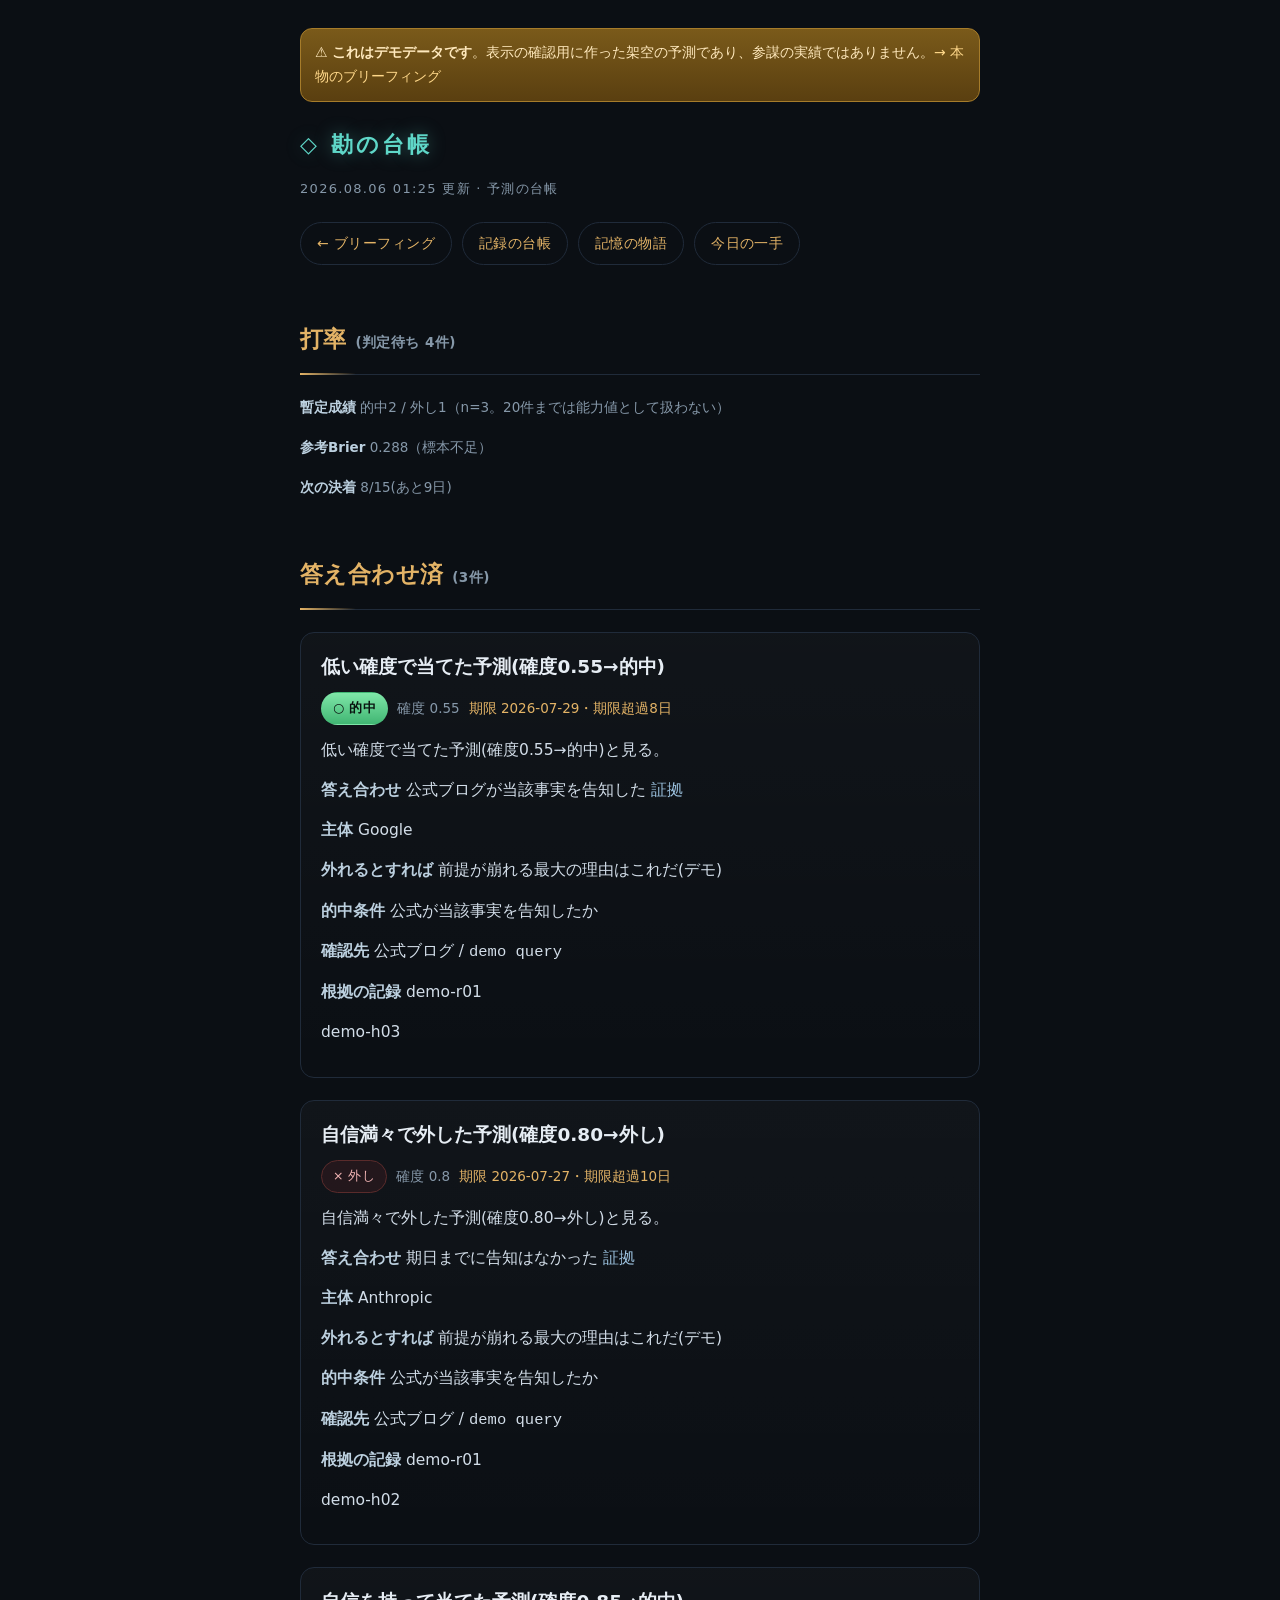
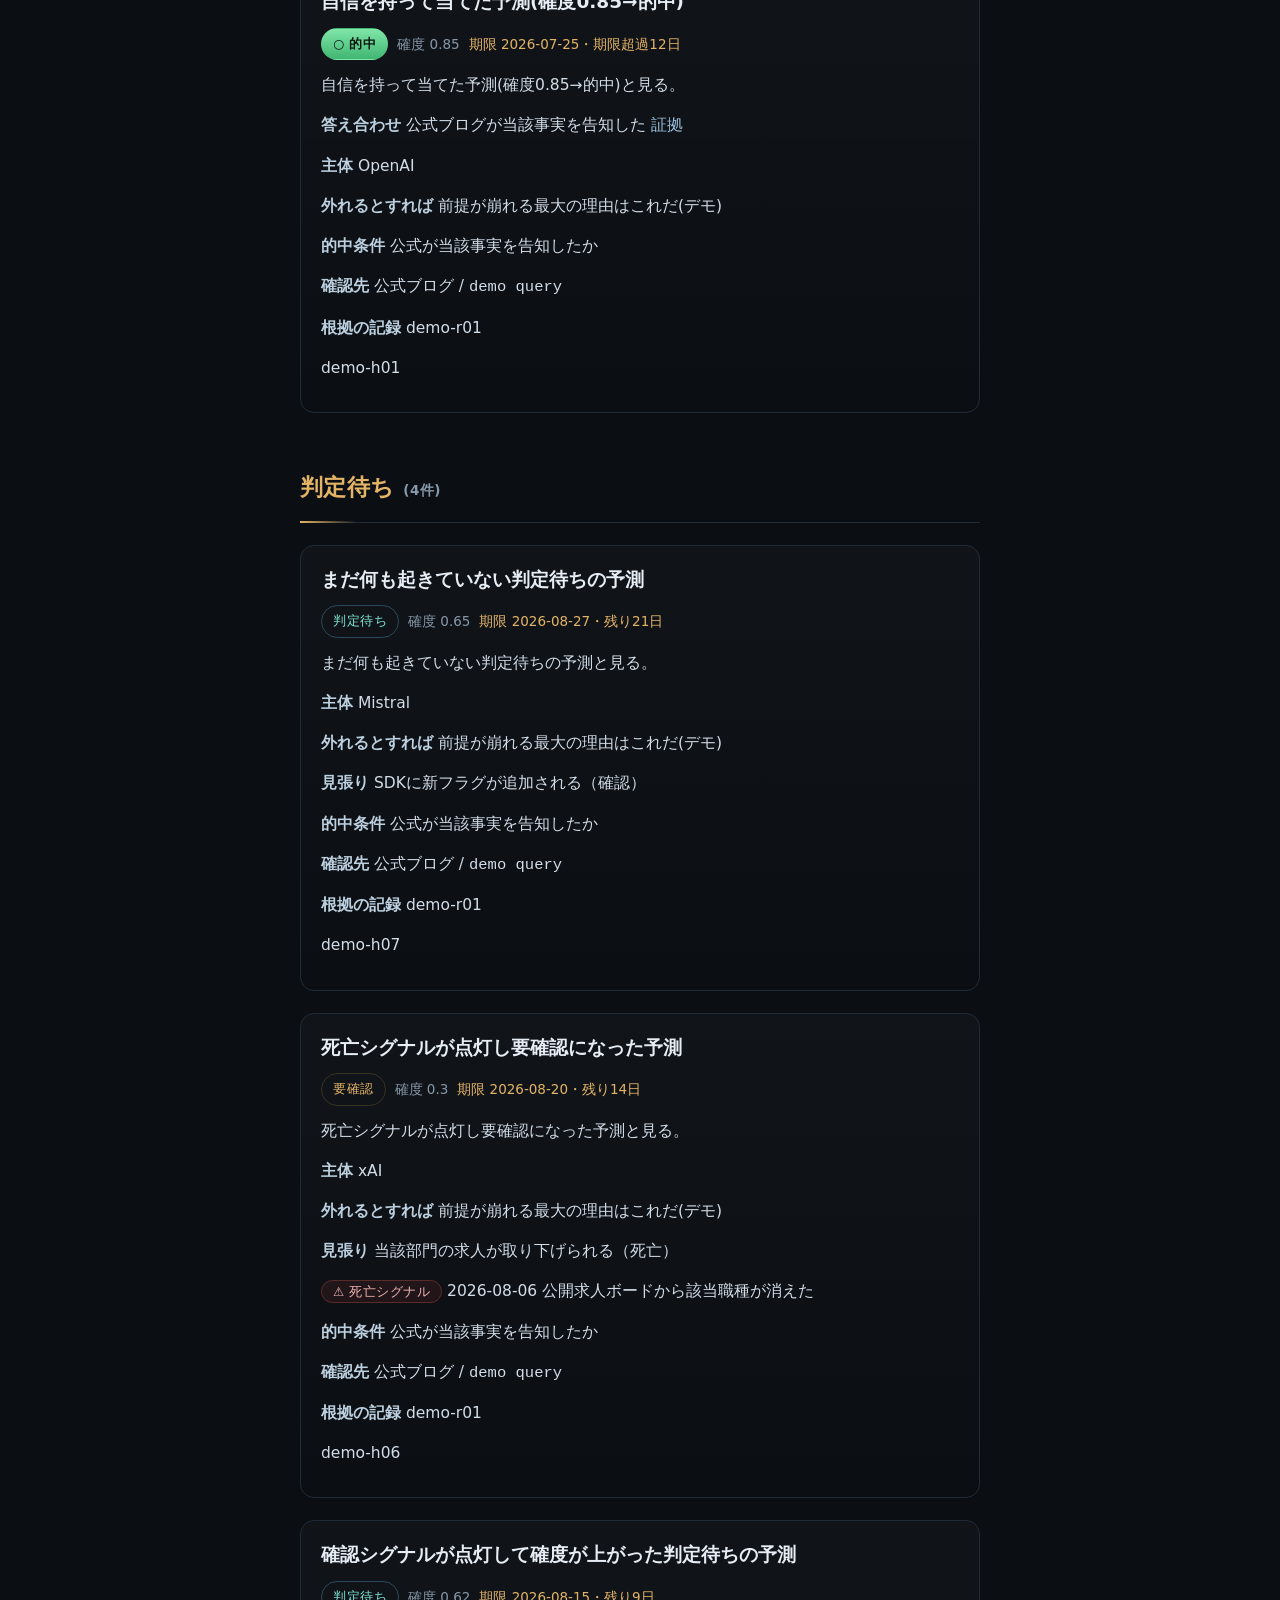
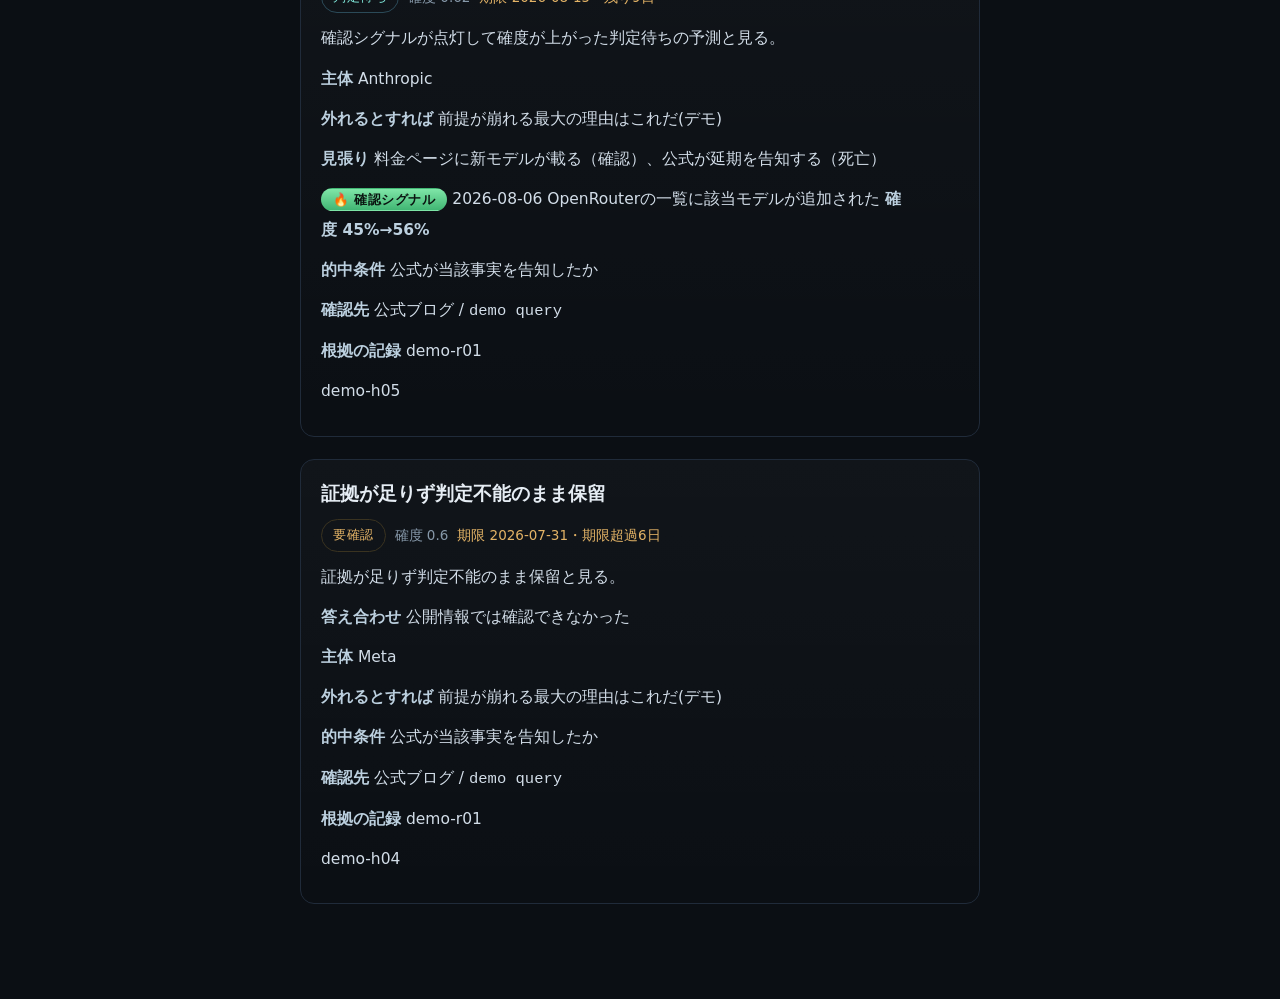
<file: docs/preview/hunches.html>
<!DOCTYPE html><html lang="ja" class="no-js"><head><meta charset="UTF-8">
<meta name="viewport" content="width=device-width, initial-scale=1">
<meta name="color-scheme" content="dark">
<title>勘の台帳</title><style>:root{--bg:#0b0f14;--fg:#e6edf4;--teal:#5fd7c8;--gold:#e3b366;--line:#202b3a;--dim:#8698a9;--muted:#647688}
*{box-sizing:border-box}
html{-webkit-text-size-adjust:100%}
body{background:radial-gradient(1200px 600px at 50% -10%,#0f1720 0%,var(--bg) 60%) no-repeat,var(--bg);
color:var(--fg);font-family:system-ui,'Hiragino Sans','Hiragino Kaku Gothic ProN',sans-serif;
margin:0;padding:28px 20px 80px;line-height:1.95;font-size:clamp(16px,3.9vw,18px);
-webkit-font-smoothing:antialiased;text-rendering:optimizeLegibility}
main{max-width:min(680px,94vw);margin:0 auto}
.hd{margin-bottom:36px}
h1{font-size:clamp(18px,4.6vw,22px);letter-spacing:.14em;color:var(--teal);font-weight:600;margin:0;
text-wrap:balance;text-shadow:0 0 18px rgba(95,215,200,.35)}
.d{color:var(--dim);font-size:13px;letter-spacing:.1em;margin-top:10px}
h2{font-size:clamp(19px,4.8vw,23px);letter-spacing:.02em;color:var(--gold);
border-bottom:1px solid var(--line);text-wrap:balance;
padding-bottom:12px;margin-top:0;font-weight:700;position:relative}
h2::after{content:"";position:absolute;left:0;bottom:-1px;width:56px;height:2px;
background:linear-gradient(90deg,var(--gold),transparent)}
section{margin-top:52px}
p{font-size:clamp(15.5px,4vw,17.5px);text-wrap:pretty}
.lb{color:#04121a;font-size:13px;letter-spacing:.12em;border-radius:6px;
padding:3px 12px;margin-right:12px;white-space:nowrap;font-weight:700;display:inline-block;
transform:translateY(-2px);background:linear-gradient(180deg,#7fe6d8,#41b6a7);
box-shadow:0 2px 10px rgba(95,215,200,.25)}
.mj{border:1px solid var(--line);border-radius:12px;padding:16px 18px;margin:18px 0;
background:linear-gradient(180deg,rgba(255,255,255,.02),rgba(255,255,255,0))}
.mjt{font-size:16px;color:var(--fg)}
.mj p{font-size:15.5px;margin:8px 0}
.mjw{color:#9cc2df}
t{border-bottom:1px dotted var(--teal);cursor:pointer;transition:color .15s,border-color .15s;
-webkit-tap-highlight-color:transparent}
t:active,t:hover{color:var(--teal);border-bottom-style:solid}
.tip{position:fixed;margin:0;z-index:50;background:#101a26;border:1px solid #2b4a58;
border-radius:10px;padding:12px 15px;font-size:14.5px;line-height:1.75;color:#cfe0ec;
max-width:calc(100vw - 24px);box-shadow:0 10px 34px rgba(0,0,0,.55);
opacity:0;transform:translateY(-6px) scale(.98);transition:opacity .22s ease,transform .22s ease}
.tip.show{opacity:1;transform:none}
[popover].tip{inset:unset}
[popover].tip:popover-open{opacity:1;transform:none}
@starting-style{[popover].tip:popover-open{opacity:0;transform:translateY(-6px) scale(.98)}}
ul{padding-left:0;list-style:none}
li{margin:16px 0;font-size:16px}
a{color:#9cc2df;text-decoration:none}
li a{transition:color .15s}
li a:hover{color:var(--teal)}
.m{color:var(--dim);font-size:13px;margin-left:6px}
.progress{position:fixed;top:0;left:0;height:2px;width:100%;transform:scaleX(0);
transform-origin:0 50%;background:linear-gradient(90deg,var(--teal),var(--gold));z-index:60}
.hd{animation:rise .8s ease both}
@keyframes rise{from{opacity:0;transform:translateY(10px)}to{opacity:1;transform:none}}
.js .reveal{opacity:0;transform:translateY(18px);
transition:opacity .7s cubic-bezier(.2,.7,.2,1),transform .7s cubic-bezier(.2,.7,.2,1)}
.js .reveal.in{opacity:1;transform:none}
.nav{display:flex;gap:10px;margin-top:20px;flex-wrap:wrap}
.nav a{color:var(--gold);border:1px solid var(--line);border-radius:22px;padding:7px 16px;
font-size:14px;letter-spacing:.03em;transition:color .15s,border-color .15s}
.nav a:hover{color:var(--teal);border-color:#2b4a58}
.nav a.refresh{color:#04121a;font-weight:700;border-color:transparent;
background:linear-gradient(180deg,#7fe6d8,#41b6a7);box-shadow:0 2px 12px rgba(95,215,200,.3)}
.nav a.refresh:hover{color:#04121a;filter:brightness(1.08)}
.hint{color:var(--dim);font-size:13px;margin-top:12px;line-height:1.75}
.focus{border:1px solid #315b59;border-radius:18px;padding:22px 20px 20px;margin-top:32px;
background:linear-gradient(145deg,rgba(95,215,200,.10),rgba(227,179,102,.035));
box-shadow:0 18px 50px rgba(0,0,0,.22)}
.focus h2{margin:8px 0 14px;border:0;padding:0;color:var(--teal)}
.focus h2::after{display:none}
.focus-kicker{font-size:12px;color:var(--gold);letter-spacing:.12em;font-weight:700}
.focus-title{font-size:clamp(20px,5.3vw,26px);line-height:1.55;font-weight:750;margin:10px 0}
.focus-btn{display:inline-block;color:#04121a!important;background:linear-gradient(180deg,#7fe6d8,#41b6a7);
border-radius:12px;padding:10px 16px;font-weight:750;font-size:15px;box-shadow:0 4px 16px rgba(95,215,200,.25)}
.card{border:1px solid var(--line);border-radius:14px;padding:19px 20px;margin:22px 0;
background:linear-gradient(180deg,rgba(255,255,255,.025),rgba(255,255,255,0))}
.card h3{font-size:clamp(16.5px,4.3vw,18.5px);margin:0 0 11px;color:var(--fg);font-weight:700;
line-height:1.6;text-wrap:balance}
.card p{font-size:clamp(14.5px,3.9vw,15.5px);margin:10px 0;color:#d2dde8;text-wrap:pretty}
.row{display:flex;flex-wrap:wrap;gap:9px;align-items:center;margin:9px 0}
.badge{font-size:12.5px;letter-spacing:.04em;border-radius:20px;padding:3px 11px;
border:1px solid var(--line);color:#aab7c3;white-space:nowrap}
.b-confirmed,.b-pending{color:#7fe6d8;border-color:#2b4a58}
.b-reported{color:var(--gold);border-color:#3a3320}
.b-hit{color:#0a1410;background:linear-gradient(180deg,#7fe6a8,#41b673);border-color:transparent;font-weight:700}
.b-miss{color:#f0b3b3;border-color:#5a2b2b;background:rgba(120,40,40,.18)}
.b-review{color:var(--gold);border-color:#3a3320}
.hitrate{color:var(--teal);font-size:29px;font-weight:700;letter-spacing:.02em;
text-shadow:0 0 16px rgba(95,215,200,.35)}
.kv{font-size:13.5px;color:var(--dim)}
.kv b{color:#bcd0df;font-weight:600}
.deadline{color:var(--gold)}
.empty{color:var(--dim);font-size:15px;margin-top:28px}
@supports (animation-timeline:scroll()){
.progress{animation:grow linear both;animation-timeline:scroll(root)}
@keyframes grow{from{transform:scaleX(0)}to{transform:scaleX(1)}}}
@media (prefers-reduced-motion:reduce){
.hd{animation:none}
.js .reveal{opacity:1;transform:none;transition:none}
.tip{transition:none;opacity:1;transform:none}
.progress{display:none}}</style></head><body>
<div class="progress" aria-hidden="true"></div>
<main>
<div style="background:linear-gradient(180deg,#7a5a1a,#5a3f10);color:#ffe9bd;border:1px solid #a67c2a;border-radius:12px;padding:12px 14px;margin:0 0 22px;font-size:14px;line-height:1.7">⚠ <b>これはデモデータです</b>。表示の確認用に作った架空の予測であり、参謀の実績ではありません。<a href="../index.html" style="color:#ffd88a">→ 本物のブリーフィング</a></div>
<header class="hd"><h1>◇ 勘の台帳</h1>
<div class="d">2026.08.06 01:25 更新 · 予測の台帳</div>
<nav class="nav"><a href="index.html">← ブリーフィング</a><a href="records.html">記録の台帳</a><a href="threads.html">記憶の物語</a><a href="../ichite.html">今日の一手</a></nav></header>
<section><h2>打率 <span class="kv">(判定待ち 4件)</span></h2><p class="kv"><b>暫定成績</b> 的中2 / 外し1（n=3。20件までは能力値として扱わない）</p><p class="kv"><b>参考Brier</b> 0.288（標本不足）</p><p class="kv"><b>次の決着</b> 8/15(あと9日)</p></section><section><h2>答え合わせ済 <span class="kv">(3件)</span></h2><article class="card reveal"><h3>低い確度で当てた予測(確度0.55→的中)</h3><div class="row"><span class="badge b-hit">○ 的中</span><span class="kv">確度 0.55</span><span class="kv deadline">期限 2026-07-29・期限超過8日</span></div><p>低い確度で当てた予測(確度0.55→的中)と見る。</p><p class="kv"><b>答え合わせ</b> 公式ブログが当該事実を告知した <a href="https://example.com/demo">証拠</a></p><p class="kv"><b>主体</b> Google</p><p class="kv"><b>外れるとすれば</b> 前提が崩れる最大の理由はこれだ(デモ)</p><p class="kv"><b>的中条件</b> 公式が当該事実を告知したか</p><p class="kv"><b>確認先</b> 公式ブログ / <code>demo query</code></p><p class="kv"><b>根拠の記録</b> demo-r01</p><p class="kv">demo-h03</p></article><article class="card reveal"><h3>自信満々で外した予測(確度0.80→外し)</h3><div class="row"><span class="badge b-miss">× 外し</span><span class="kv">確度 0.8</span><span class="kv deadline">期限 2026-07-27・期限超過10日</span></div><p>自信満々で外した予測(確度0.80→外し)と見る。</p><p class="kv"><b>答え合わせ</b> 期日までに告知はなかった <a href="https://example.com/x">証拠</a></p><p class="kv"><b>主体</b> Anthropic</p><p class="kv"><b>外れるとすれば</b> 前提が崩れる最大の理由はこれだ(デモ)</p><p class="kv"><b>的中条件</b> 公式が当該事実を告知したか</p><p class="kv"><b>確認先</b> 公式ブログ / <code>demo query</code></p><p class="kv"><b>根拠の記録</b> demo-r01</p><p class="kv">demo-h02</p></article><article class="card reveal"><h3>自信を持って当てた予測(確度0.85→的中)</h3><div class="row"><span class="badge b-hit">○ 的中</span><span class="kv">確度 0.85</span><span class="kv deadline">期限 2026-07-25・期限超過12日</span></div><p>自信を持って当てた予測(確度0.85→的中)と見る。</p><p class="kv"><b>答え合わせ</b> 公式ブログが当該事実を告知した <a href="https://example.com/demo">証拠</a></p><p class="kv"><b>主体</b> OpenAI</p><p class="kv"><b>外れるとすれば</b> 前提が崩れる最大の理由はこれだ(デモ)</p><p class="kv"><b>的中条件</b> 公式が当該事実を告知したか</p><p class="kv"><b>確認先</b> 公式ブログ / <code>demo query</code></p><p class="kv"><b>根拠の記録</b> demo-r01</p><p class="kv">demo-h01</p></article></section><section><h2>判定待ち <span class="kv">(4件)</span></h2><article class="card reveal"><h3>まだ何も起きていない判定待ちの予測</h3><div class="row"><span class="badge b-pending">判定待ち</span><span class="kv">確度 0.65</span><span class="kv deadline">期限 2026-08-27・残り21日</span></div><p>まだ何も起きていない判定待ちの予測と見る。</p><p class="kv"><b>主体</b> Mistral</p><p class="kv"><b>外れるとすれば</b> 前提が崩れる最大の理由はこれだ(デモ)</p><p class="kv"><b>見張り</b> SDKに新フラグが追加される（確認）</p><p class="kv"><b>的中条件</b> 公式が当該事実を告知したか</p><p class="kv"><b>確認先</b> 公式ブログ / <code>demo query</code></p><p class="kv"><b>根拠の記録</b> demo-r01</p><p class="kv">demo-h07</p></article><article class="card reveal"><h3>死亡シグナルが点灯し要確認になった予測</h3><div class="row"><span class="badge b-review">要確認</span><span class="kv">確度 0.3</span><span class="kv deadline">期限 2026-08-20・残り14日</span></div><p>死亡シグナルが点灯し要確認になった予測と見る。</p><p class="kv"><b>主体</b> xAI</p><p class="kv"><b>外れるとすれば</b> 前提が崩れる最大の理由はこれだ(デモ)</p><p class="kv"><b>見張り</b> 当該部門の求人が取り下げられる（死亡）</p><p class="kv"><span class="badge b-miss">⚠ 死亡シグナル</span> 2026-08-06 公開求人ボードから該当職種が消えた</p><p class="kv"><b>的中条件</b> 公式が当該事実を告知したか</p><p class="kv"><b>確認先</b> 公式ブログ / <code>demo query</code></p><p class="kv"><b>根拠の記録</b> demo-r01</p><p class="kv">demo-h06</p></article><article class="card reveal"><h3>確認シグナルが点灯して確度が上がった判定待ちの予測</h3><div class="row"><span class="badge b-pending">判定待ち</span><span class="kv">確度 0.62</span><span class="kv deadline">期限 2026-08-15・残り9日</span></div><p>確認シグナルが点灯して確度が上がった判定待ちの予測と見る。</p><p class="kv"><b>主体</b> Anthropic</p><p class="kv"><b>外れるとすれば</b> 前提が崩れる最大の理由はこれだ(デモ)</p><p class="kv"><b>見張り</b> 料金ページに新モデルが載る（確認）、公式が延期を告知する（死亡）</p><p class="kv"><span class="badge b-hit">🔥 確認シグナル</span> 2026-08-06 OpenRouterの一覧に該当モデルが追加された <b>確度 45%→56%</b></p><p class="kv"><b>的中条件</b> 公式が当該事実を告知したか</p><p class="kv"><b>確認先</b> 公式ブログ / <code>demo query</code></p><p class="kv"><b>根拠の記録</b> demo-r01</p><p class="kv">demo-h05</p></article><article class="card reveal"><h3>証拠が足りず判定不能のまま保留</h3><div class="row"><span class="badge b-review">要確認</span><span class="kv">確度 0.6</span><span class="kv deadline">期限 2026-07-31・期限超過6日</span></div><p>証拠が足りず判定不能のまま保留と見る。</p><p class="kv"><b>答え合わせ</b> 公開情報では確認できなかった</p><p class="kv"><b>主体</b> Meta</p><p class="kv"><b>外れるとすれば</b> 前提が崩れる最大の理由はこれだ(デモ)</p><p class="kv"><b>的中条件</b> 公式が当該事実を告知したか</p><p class="kv"><b>確認先</b> 公式ブログ / <code>demo query</code></p><p class="kv"><b>根拠の記録</b> demo-r01</p><p class="kv">demo-h04</p></article></section>
</main>
<script>
(function(){var root=document.documentElement;root.className="js";
var reduce=matchMedia("(prefers-reduced-motion: reduce)").matches;
var rev=document.querySelectorAll(".reveal");
if(!reduce&&"IntersectionObserver"in window){var io=new IntersectionObserver(function(es){
es.forEach(function(en){if(en.isIntersecting){en.target.classList.add("in");io.unobserve(en.target);}});},
{threshold:0.08,rootMargin:"0px 0px -6% 0px"});rev.forEach(function(el){io.observe(el);});}
else{rev.forEach(function(el){el.classList.add("in");});}})();
</script>
</body></html>
</file>
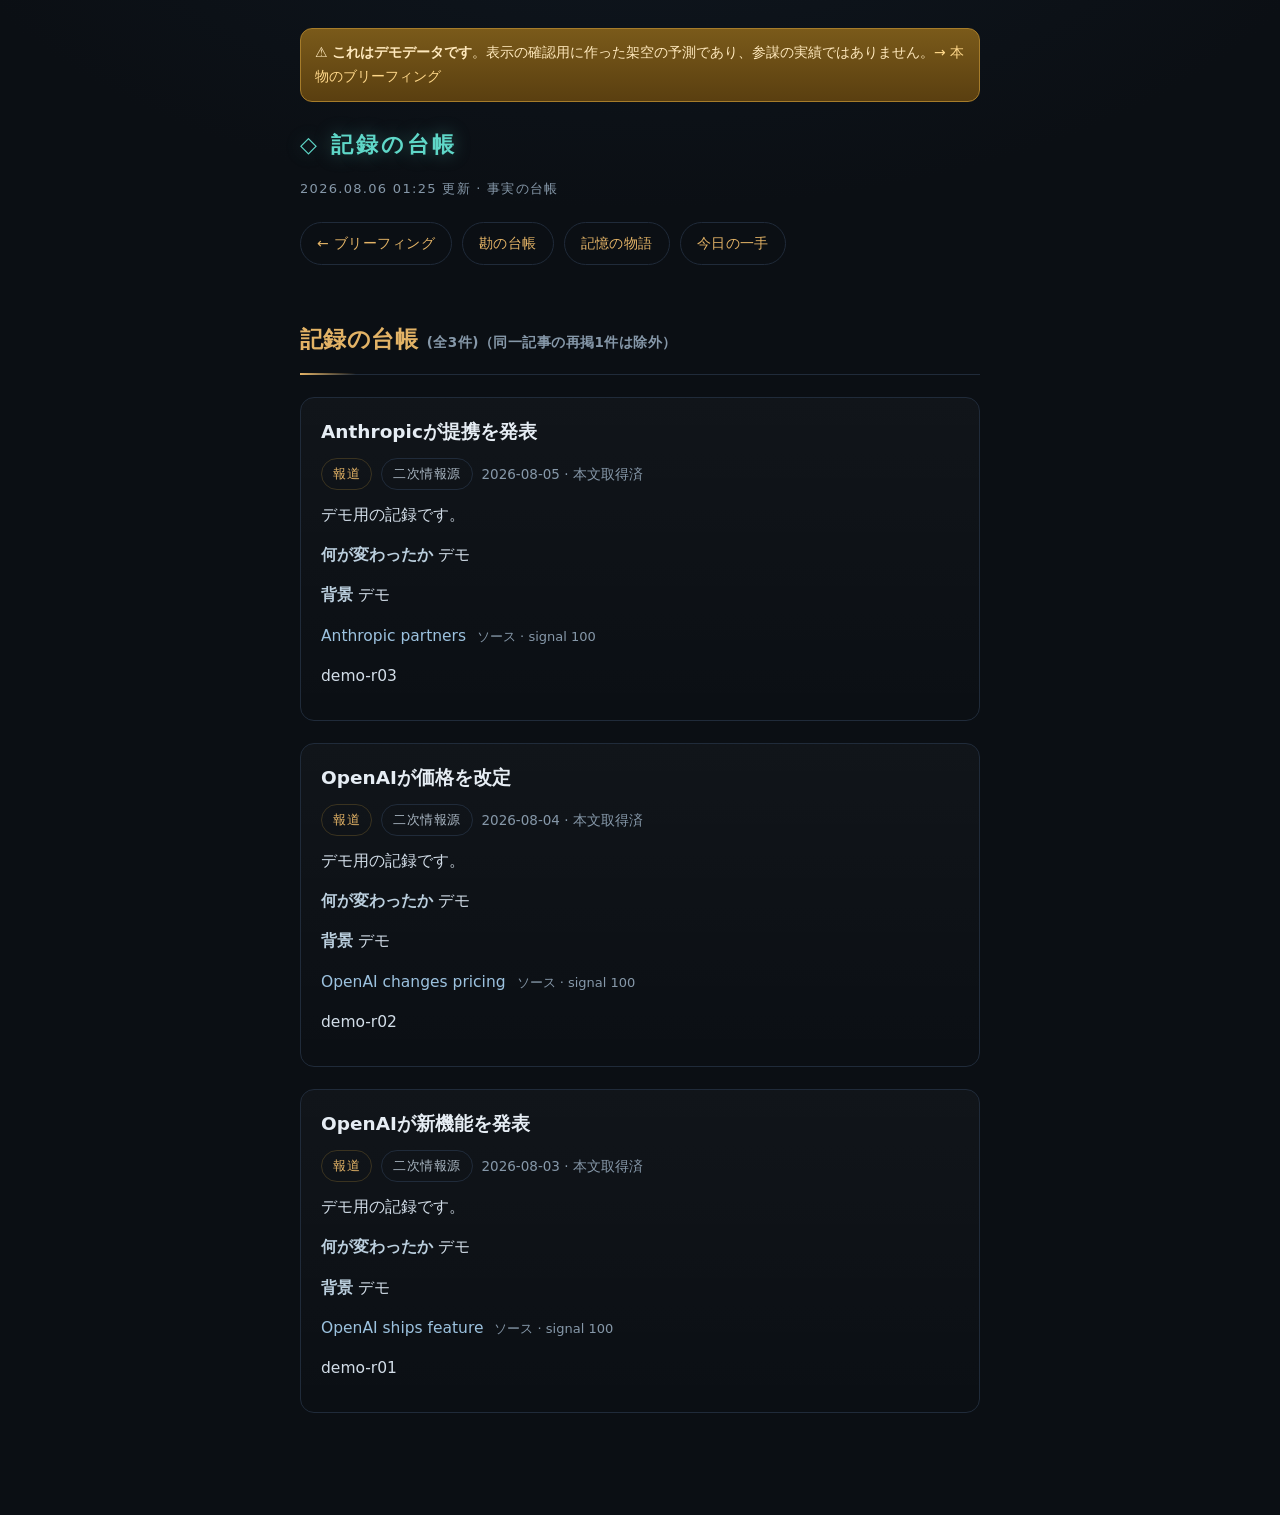
<file: docs/preview/records.html>
<!DOCTYPE html><html lang="ja" class="no-js"><head><meta charset="UTF-8">
<meta name="viewport" content="width=device-width, initial-scale=1">
<meta name="color-scheme" content="dark">
<title>記録の台帳</title><style>:root{--bg:#0b0f14;--fg:#e6edf4;--teal:#5fd7c8;--gold:#e3b366;--line:#202b3a;--dim:#8698a9;--muted:#647688}
*{box-sizing:border-box}
html{-webkit-text-size-adjust:100%}
body{background:radial-gradient(1200px 600px at 50% -10%,#0f1720 0%,var(--bg) 60%) no-repeat,var(--bg);
color:var(--fg);font-family:system-ui,'Hiragino Sans','Hiragino Kaku Gothic ProN',sans-serif;
margin:0;padding:28px 20px 80px;line-height:1.95;font-size:clamp(16px,3.9vw,18px);
-webkit-font-smoothing:antialiased;text-rendering:optimizeLegibility}
main{max-width:min(680px,94vw);margin:0 auto}
.hd{margin-bottom:36px}
h1{font-size:clamp(18px,4.6vw,22px);letter-spacing:.14em;color:var(--teal);font-weight:600;margin:0;
text-wrap:balance;text-shadow:0 0 18px rgba(95,215,200,.35)}
.d{color:var(--dim);font-size:13px;letter-spacing:.1em;margin-top:10px}
h2{font-size:clamp(19px,4.8vw,23px);letter-spacing:.02em;color:var(--gold);
border-bottom:1px solid var(--line);text-wrap:balance;
padding-bottom:12px;margin-top:0;font-weight:700;position:relative}
h2::after{content:"";position:absolute;left:0;bottom:-1px;width:56px;height:2px;
background:linear-gradient(90deg,var(--gold),transparent)}
section{margin-top:52px}
p{font-size:clamp(15.5px,4vw,17.5px);text-wrap:pretty}
.lb{color:#04121a;font-size:13px;letter-spacing:.12em;border-radius:6px;
padding:3px 12px;margin-right:12px;white-space:nowrap;font-weight:700;display:inline-block;
transform:translateY(-2px);background:linear-gradient(180deg,#7fe6d8,#41b6a7);
box-shadow:0 2px 10px rgba(95,215,200,.25)}
.mj{border:1px solid var(--line);border-radius:12px;padding:16px 18px;margin:18px 0;
background:linear-gradient(180deg,rgba(255,255,255,.02),rgba(255,255,255,0))}
.mjt{font-size:16px;color:var(--fg)}
.mj p{font-size:15.5px;margin:8px 0}
.mjw{color:#9cc2df}
t{border-bottom:1px dotted var(--teal);cursor:pointer;transition:color .15s,border-color .15s;
-webkit-tap-highlight-color:transparent}
t:active,t:hover{color:var(--teal);border-bottom-style:solid}
.tip{position:fixed;margin:0;z-index:50;background:#101a26;border:1px solid #2b4a58;
border-radius:10px;padding:12px 15px;font-size:14.5px;line-height:1.75;color:#cfe0ec;
max-width:calc(100vw - 24px);box-shadow:0 10px 34px rgba(0,0,0,.55);
opacity:0;transform:translateY(-6px) scale(.98);transition:opacity .22s ease,transform .22s ease}
.tip.show{opacity:1;transform:none}
[popover].tip{inset:unset}
[popover].tip:popover-open{opacity:1;transform:none}
@starting-style{[popover].tip:popover-open{opacity:0;transform:translateY(-6px) scale(.98)}}
ul{padding-left:0;list-style:none}
li{margin:16px 0;font-size:16px}
a{color:#9cc2df;text-decoration:none}
li a{transition:color .15s}
li a:hover{color:var(--teal)}
.m{color:var(--dim);font-size:13px;margin-left:6px}
.progress{position:fixed;top:0;left:0;height:2px;width:100%;transform:scaleX(0);
transform-origin:0 50%;background:linear-gradient(90deg,var(--teal),var(--gold));z-index:60}
.hd{animation:rise .8s ease both}
@keyframes rise{from{opacity:0;transform:translateY(10px)}to{opacity:1;transform:none}}
.js .reveal{opacity:0;transform:translateY(18px);
transition:opacity .7s cubic-bezier(.2,.7,.2,1),transform .7s cubic-bezier(.2,.7,.2,1)}
.js .reveal.in{opacity:1;transform:none}
.nav{display:flex;gap:10px;margin-top:20px;flex-wrap:wrap}
.nav a{color:var(--gold);border:1px solid var(--line);border-radius:22px;padding:7px 16px;
font-size:14px;letter-spacing:.03em;transition:color .15s,border-color .15s}
.nav a:hover{color:var(--teal);border-color:#2b4a58}
.nav a.refresh{color:#04121a;font-weight:700;border-color:transparent;
background:linear-gradient(180deg,#7fe6d8,#41b6a7);box-shadow:0 2px 12px rgba(95,215,200,.3)}
.nav a.refresh:hover{color:#04121a;filter:brightness(1.08)}
.hint{color:var(--dim);font-size:13px;margin-top:12px;line-height:1.75}
.focus{border:1px solid #315b59;border-radius:18px;padding:22px 20px 20px;margin-top:32px;
background:linear-gradient(145deg,rgba(95,215,200,.10),rgba(227,179,102,.035));
box-shadow:0 18px 50px rgba(0,0,0,.22)}
.focus h2{margin:8px 0 14px;border:0;padding:0;color:var(--teal)}
.focus h2::after{display:none}
.focus-kicker{font-size:12px;color:var(--gold);letter-spacing:.12em;font-weight:700}
.focus-title{font-size:clamp(20px,5.3vw,26px);line-height:1.55;font-weight:750;margin:10px 0}
.focus-btn{display:inline-block;color:#04121a!important;background:linear-gradient(180deg,#7fe6d8,#41b6a7);
border-radius:12px;padding:10px 16px;font-weight:750;font-size:15px;box-shadow:0 4px 16px rgba(95,215,200,.25)}
.card{border:1px solid var(--line);border-radius:14px;padding:19px 20px;margin:22px 0;
background:linear-gradient(180deg,rgba(255,255,255,.025),rgba(255,255,255,0))}
.card h3{font-size:clamp(16.5px,4.3vw,18.5px);margin:0 0 11px;color:var(--fg);font-weight:700;
line-height:1.6;text-wrap:balance}
.card p{font-size:clamp(14.5px,3.9vw,15.5px);margin:10px 0;color:#d2dde8;text-wrap:pretty}
.row{display:flex;flex-wrap:wrap;gap:9px;align-items:center;margin:9px 0}
.badge{font-size:12.5px;letter-spacing:.04em;border-radius:20px;padding:3px 11px;
border:1px solid var(--line);color:#aab7c3;white-space:nowrap}
.b-confirmed,.b-pending{color:#7fe6d8;border-color:#2b4a58}
.b-reported{color:var(--gold);border-color:#3a3320}
.b-hit{color:#0a1410;background:linear-gradient(180deg,#7fe6a8,#41b673);border-color:transparent;font-weight:700}
.b-miss{color:#f0b3b3;border-color:#5a2b2b;background:rgba(120,40,40,.18)}
.b-review{color:var(--gold);border-color:#3a3320}
.hitrate{color:var(--teal);font-size:29px;font-weight:700;letter-spacing:.02em;
text-shadow:0 0 16px rgba(95,215,200,.35)}
.kv{font-size:13.5px;color:var(--dim)}
.kv b{color:#bcd0df;font-weight:600}
.deadline{color:var(--gold)}
.empty{color:var(--dim);font-size:15px;margin-top:28px}
@supports (animation-timeline:scroll()){
.progress{animation:grow linear both;animation-timeline:scroll(root)}
@keyframes grow{from{transform:scaleX(0)}to{transform:scaleX(1)}}}
@media (prefers-reduced-motion:reduce){
.hd{animation:none}
.js .reveal{opacity:1;transform:none;transition:none}
.tip{transition:none;opacity:1;transform:none}
.progress{display:none}}</style></head><body>
<div class="progress" aria-hidden="true"></div>
<main>
<div style="background:linear-gradient(180deg,#7a5a1a,#5a3f10);color:#ffe9bd;border:1px solid #a67c2a;border-radius:12px;padding:12px 14px;margin:0 0 22px;font-size:14px;line-height:1.7">⚠ <b>これはデモデータです</b>。表示の確認用に作った架空の予測であり、参謀の実績ではありません。<a href="../index.html" style="color:#ffd88a">→ 本物のブリーフィング</a></div>
<header class="hd"><h1>◇ 記録の台帳</h1>
<div class="d">2026.08.06 01:25 更新 · 事実の台帳</div>
<nav class="nav"><a href="index.html">← ブリーフィング</a><a href="hunches.html">勘の台帳</a><a href="threads.html">記憶の物語</a><a href="../ichite.html">今日の一手</a></nav></header>
<section><h2>記録の台帳 <span class="kv">(全3件)（同一記事の再掲1件は除外）</span></h2><article class="card reveal"><h3>Anthropicが提携を発表</h3><div class="row"><span class="badge b-reported">報道</span><span class="badge">二次情報源</span><span class="kv">2026-08-05 · 本文取得済</span></div><p>デモ用の記録です。</p><p class="kv"><b>何が変わったか</b> デモ</p><p class="kv"><b>背景</b> デモ</p><p><a href="https://example.com/c">Anthropic partners</a> <span class="m">ソース · signal 100</span></p><p class="kv">demo-r03</p></article><article class="card reveal"><h3>OpenAIが価格を改定</h3><div class="row"><span class="badge b-reported">報道</span><span class="badge">二次情報源</span><span class="kv">2026-08-04 · 本文取得済</span></div><p>デモ用の記録です。</p><p class="kv"><b>何が変わったか</b> デモ</p><p class="kv"><b>背景</b> デモ</p><p><a href="https://example.com/b">OpenAI changes pricing</a> <span class="m">ソース · signal 100</span></p><p class="kv">demo-r02</p></article><article class="card reveal"><h3>OpenAIが新機能を発表</h3><div class="row"><span class="badge b-reported">報道</span><span class="badge">二次情報源</span><span class="kv">2026-08-03 · 本文取得済</span></div><p>デモ用の記録です。</p><p class="kv"><b>何が変わったか</b> デモ</p><p class="kv"><b>背景</b> デモ</p><p><a href="https://example.com/a">OpenAI ships feature</a> <span class="m">ソース · signal 100</span></p><p class="kv">demo-r01</p></article></section>
</main>
<script>
(function(){var root=document.documentElement;root.className="js";
var reduce=matchMedia("(prefers-reduced-motion: reduce)").matches;
var rev=document.querySelectorAll(".reveal");
if(!reduce&&"IntersectionObserver"in window){var io=new IntersectionObserver(function(es){
es.forEach(function(en){if(en.isIntersecting){en.target.classList.add("in");io.unobserve(en.target);}});},
{threshold:0.08,rootMargin:"0px 0px -6% 0px"});rev.forEach(function(el){io.observe(el);});}
else{rev.forEach(function(el){el.classList.add("in");});}})();
</script>
</body></html>
</file>
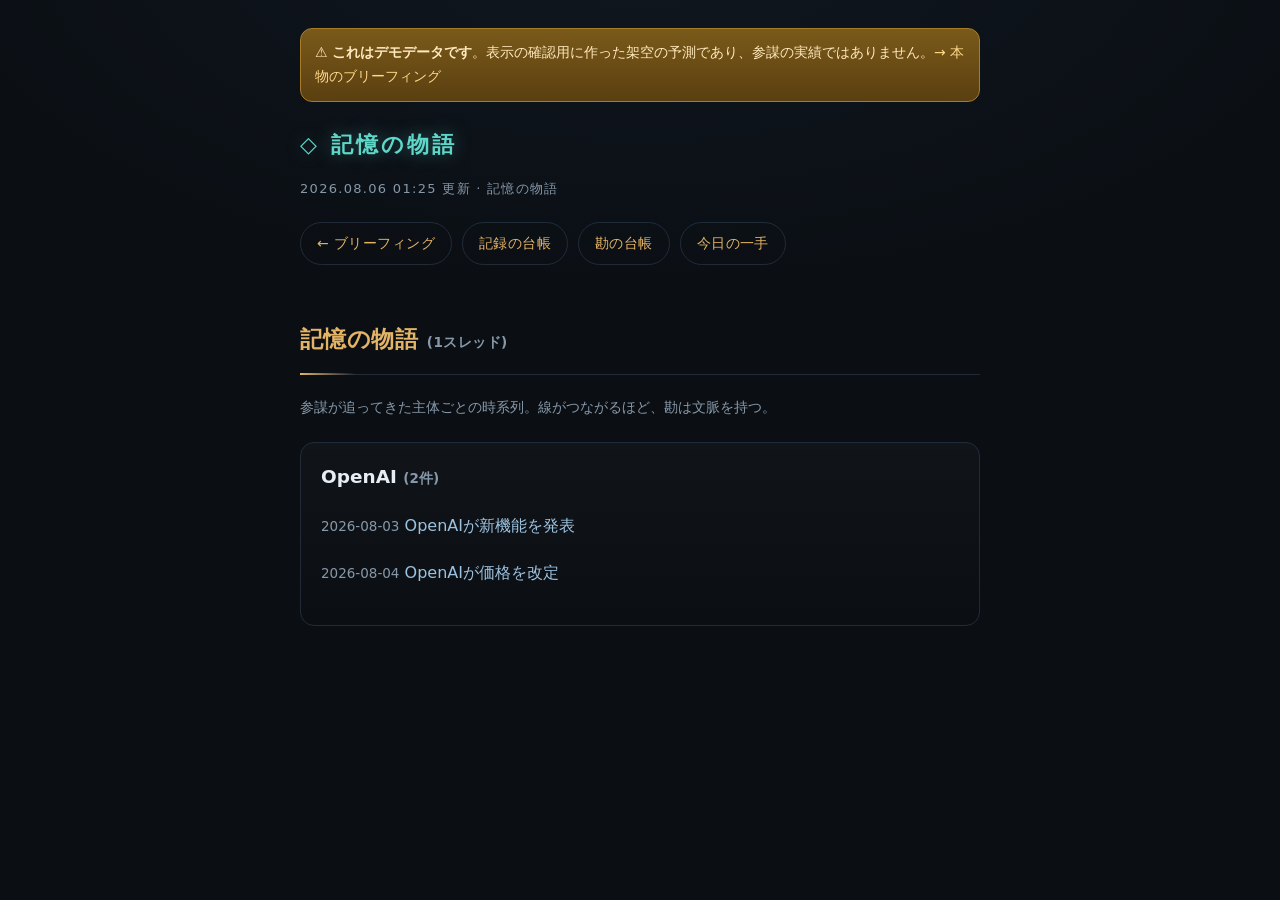
<file: docs/preview/threads.html>
<!DOCTYPE html><html lang="ja" class="no-js"><head><meta charset="UTF-8">
<meta name="viewport" content="width=device-width, initial-scale=1">
<meta name="color-scheme" content="dark">
<title>記憶の物語</title><style>:root{--bg:#0b0f14;--fg:#e6edf4;--teal:#5fd7c8;--gold:#e3b366;--line:#202b3a;--dim:#8698a9;--muted:#647688}
*{box-sizing:border-box}
html{-webkit-text-size-adjust:100%}
body{background:radial-gradient(1200px 600px at 50% -10%,#0f1720 0%,var(--bg) 60%) no-repeat,var(--bg);
color:var(--fg);font-family:system-ui,'Hiragino Sans','Hiragino Kaku Gothic ProN',sans-serif;
margin:0;padding:28px 20px 80px;line-height:1.95;font-size:clamp(16px,3.9vw,18px);
-webkit-font-smoothing:antialiased;text-rendering:optimizeLegibility}
main{max-width:min(680px,94vw);margin:0 auto}
.hd{margin-bottom:36px}
h1{font-size:clamp(18px,4.6vw,22px);letter-spacing:.14em;color:var(--teal);font-weight:600;margin:0;
text-wrap:balance;text-shadow:0 0 18px rgba(95,215,200,.35)}
.d{color:var(--dim);font-size:13px;letter-spacing:.1em;margin-top:10px}
h2{font-size:clamp(19px,4.8vw,23px);letter-spacing:.02em;color:var(--gold);
border-bottom:1px solid var(--line);text-wrap:balance;
padding-bottom:12px;margin-top:0;font-weight:700;position:relative}
h2::after{content:"";position:absolute;left:0;bottom:-1px;width:56px;height:2px;
background:linear-gradient(90deg,var(--gold),transparent)}
section{margin-top:52px}
p{font-size:clamp(15.5px,4vw,17.5px);text-wrap:pretty}
.lb{color:#04121a;font-size:13px;letter-spacing:.12em;border-radius:6px;
padding:3px 12px;margin-right:12px;white-space:nowrap;font-weight:700;display:inline-block;
transform:translateY(-2px);background:linear-gradient(180deg,#7fe6d8,#41b6a7);
box-shadow:0 2px 10px rgba(95,215,200,.25)}
.mj{border:1px solid var(--line);border-radius:12px;padding:16px 18px;margin:18px 0;
background:linear-gradient(180deg,rgba(255,255,255,.02),rgba(255,255,255,0))}
.mjt{font-size:16px;color:var(--fg)}
.mj p{font-size:15.5px;margin:8px 0}
.mjw{color:#9cc2df}
t{border-bottom:1px dotted var(--teal);cursor:pointer;transition:color .15s,border-color .15s;
-webkit-tap-highlight-color:transparent}
t:active,t:hover{color:var(--teal);border-bottom-style:solid}
.tip{position:fixed;margin:0;z-index:50;background:#101a26;border:1px solid #2b4a58;
border-radius:10px;padding:12px 15px;font-size:14.5px;line-height:1.75;color:#cfe0ec;
max-width:calc(100vw - 24px);box-shadow:0 10px 34px rgba(0,0,0,.55);
opacity:0;transform:translateY(-6px) scale(.98);transition:opacity .22s ease,transform .22s ease}
.tip.show{opacity:1;transform:none}
[popover].tip{inset:unset}
[popover].tip:popover-open{opacity:1;transform:none}
@starting-style{[popover].tip:popover-open{opacity:0;transform:translateY(-6px) scale(.98)}}
ul{padding-left:0;list-style:none}
li{margin:16px 0;font-size:16px}
a{color:#9cc2df;text-decoration:none}
li a{transition:color .15s}
li a:hover{color:var(--teal)}
.m{color:var(--dim);font-size:13px;margin-left:6px}
.progress{position:fixed;top:0;left:0;height:2px;width:100%;transform:scaleX(0);
transform-origin:0 50%;background:linear-gradient(90deg,var(--teal),var(--gold));z-index:60}
.hd{animation:rise .8s ease both}
@keyframes rise{from{opacity:0;transform:translateY(10px)}to{opacity:1;transform:none}}
.js .reveal{opacity:0;transform:translateY(18px);
transition:opacity .7s cubic-bezier(.2,.7,.2,1),transform .7s cubic-bezier(.2,.7,.2,1)}
.js .reveal.in{opacity:1;transform:none}
.nav{display:flex;gap:10px;margin-top:20px;flex-wrap:wrap}
.nav a{color:var(--gold);border:1px solid var(--line);border-radius:22px;padding:7px 16px;
font-size:14px;letter-spacing:.03em;transition:color .15s,border-color .15s}
.nav a:hover{color:var(--teal);border-color:#2b4a58}
.nav a.refresh{color:#04121a;font-weight:700;border-color:transparent;
background:linear-gradient(180deg,#7fe6d8,#41b6a7);box-shadow:0 2px 12px rgba(95,215,200,.3)}
.nav a.refresh:hover{color:#04121a;filter:brightness(1.08)}
.hint{color:var(--dim);font-size:13px;margin-top:12px;line-height:1.75}
.focus{border:1px solid #315b59;border-radius:18px;padding:22px 20px 20px;margin-top:32px;
background:linear-gradient(145deg,rgba(95,215,200,.10),rgba(227,179,102,.035));
box-shadow:0 18px 50px rgba(0,0,0,.22)}
.focus h2{margin:8px 0 14px;border:0;padding:0;color:var(--teal)}
.focus h2::after{display:none}
.focus-kicker{font-size:12px;color:var(--gold);letter-spacing:.12em;font-weight:700}
.focus-title{font-size:clamp(20px,5.3vw,26px);line-height:1.55;font-weight:750;margin:10px 0}
.focus-btn{display:inline-block;color:#04121a!important;background:linear-gradient(180deg,#7fe6d8,#41b6a7);
border-radius:12px;padding:10px 16px;font-weight:750;font-size:15px;box-shadow:0 4px 16px rgba(95,215,200,.25)}
.card{border:1px solid var(--line);border-radius:14px;padding:19px 20px;margin:22px 0;
background:linear-gradient(180deg,rgba(255,255,255,.025),rgba(255,255,255,0))}
.card h3{font-size:clamp(16.5px,4.3vw,18.5px);margin:0 0 11px;color:var(--fg);font-weight:700;
line-height:1.6;text-wrap:balance}
.card p{font-size:clamp(14.5px,3.9vw,15.5px);margin:10px 0;color:#d2dde8;text-wrap:pretty}
.row{display:flex;flex-wrap:wrap;gap:9px;align-items:center;margin:9px 0}
.badge{font-size:12.5px;letter-spacing:.04em;border-radius:20px;padding:3px 11px;
border:1px solid var(--line);color:#aab7c3;white-space:nowrap}
.b-confirmed,.b-pending{color:#7fe6d8;border-color:#2b4a58}
.b-reported{color:var(--gold);border-color:#3a3320}
.b-hit{color:#0a1410;background:linear-gradient(180deg,#7fe6a8,#41b673);border-color:transparent;font-weight:700}
.b-miss{color:#f0b3b3;border-color:#5a2b2b;background:rgba(120,40,40,.18)}
.b-review{color:var(--gold);border-color:#3a3320}
.hitrate{color:var(--teal);font-size:29px;font-weight:700;letter-spacing:.02em;
text-shadow:0 0 16px rgba(95,215,200,.35)}
.kv{font-size:13.5px;color:var(--dim)}
.kv b{color:#bcd0df;font-weight:600}
.deadline{color:var(--gold)}
.empty{color:var(--dim);font-size:15px;margin-top:28px}
@supports (animation-timeline:scroll()){
.progress{animation:grow linear both;animation-timeline:scroll(root)}
@keyframes grow{from{transform:scaleX(0)}to{transform:scaleX(1)}}}
@media (prefers-reduced-motion:reduce){
.hd{animation:none}
.js .reveal{opacity:1;transform:none;transition:none}
.tip{transition:none;opacity:1;transform:none}
.progress{display:none}}</style></head><body>
<div class="progress" aria-hidden="true"></div>
<main>
<div style="background:linear-gradient(180deg,#7a5a1a,#5a3f10);color:#ffe9bd;border:1px solid #a67c2a;border-radius:12px;padding:12px 14px;margin:0 0 22px;font-size:14px;line-height:1.7">⚠ <b>これはデモデータです</b>。表示の確認用に作った架空の予測であり、参謀の実績ではありません。<a href="../index.html" style="color:#ffd88a">→ 本物のブリーフィング</a></div>
<header class="hd"><h1>◇ 記憶の物語</h1>
<div class="d">2026.08.06 01:25 更新 · 記憶の物語</div>
<nav class="nav"><a href="index.html">← ブリーフィング</a><a href="records.html">記録の台帳</a><a href="hunches.html">勘の台帳</a><a href="../ichite.html">今日の一手</a></nav></header>
<section><h2>記憶の物語 <span class="kv">(1スレッド)</span></h2><p class="kv">参謀が追ってきた主体ごとの時系列。線がつながるほど、勘は文脈を持つ。</p><article class="card reveal"><h3>OpenAI <span class="kv">(2件)</span></h3><ul><li><span class="kv">2026-08-03</span> <a href="https://example.com/a">OpenAIが新機能を発表</a></li><li><span class="kv">2026-08-04</span> <a href="https://example.com/b">OpenAIが価格を改定</a></li></ul></article></section>
</main>
<script>
(function(){var root=document.documentElement;root.className="js";
var reduce=matchMedia("(prefers-reduced-motion: reduce)").matches;
var rev=document.querySelectorAll(".reveal");
if(!reduce&&"IntersectionObserver"in window){var io=new IntersectionObserver(function(es){
es.forEach(function(en){if(en.isIntersecting){en.target.classList.add("in");io.unobserve(en.target);}});},
{threshold:0.08,rootMargin:"0px 0px -6% 0px"});rev.forEach(function(el){io.observe(el);});}
else{rev.forEach(function(el){el.classList.add("in");});}})();
</script>
</body></html>
</file>
<file: docs/elite-ui.css>
@font-face{font-family:"Sanbo Sans";src:local("Hiragino Sans"),local("Yu Gothic UI"),local("Noto Sans JP");font-display:swap}
:root{
  --obsidian:#07090b;--ink:#0b0f12;--graphite:#11161b;--panel:#10161a;
  --washi:#ede7dc;--muted:#969d9d;--faint:#788184;--brass:#b89257;
  --brass-hi:#d8c08e;--signal:#67d8d0;--vermilion:#d66a55;
  --hair:rgba(237,231,220,.11);--glass:rgba(15,21,25,.82);
  --ease:cubic-bezier(.2,.8,.2,1);--safe-bottom:env(safe-area-inset-bottom,0px)
}
html{scroll-behavior:smooth;background:var(--obsidian);color-scheme:dark;-webkit-text-size-adjust:100%}
body{
  min-height:100dvh;margin:0;padding:0 0 calc(94px + var(--safe-bottom));overflow-x:hidden;
  background:
    radial-gradient(100% 52% at 50% -10%,rgba(103,216,208,.075),transparent 72%),
    linear-gradient(180deg,#090c0f 0,var(--obsidian) 38%,#080b0d 100%);
  color:var(--washi);font-family:"Sanbo Sans",system-ui,sans-serif;font-size:16px;line-height:1.65;
  letter-spacing:.01em;-webkit-font-smoothing:antialiased;-webkit-tap-highlight-color:transparent
}
button,a,summary,input,select,textarea{touch-action:manipulation}
button,input,select,textarea{font:inherit}
button:focus-visible,a:focus-visible,summary:focus-visible,input:focus-visible,select:focus-visible,textarea:focus-visible{outline:2px solid var(--signal);outline-offset:3px}
body::before{
  content:"";position:fixed;inset:0;z-index:-1;pointer-events:none;opacity:.22;
  background-image:linear-gradient(rgba(255,255,255,.018) 1px,transparent 1px),linear-gradient(90deg,rgba(255,255,255,.014) 1px,transparent 1px);
  background-size:28px 28px;mask-image:linear-gradient(to bottom,#000,transparent 72%);-webkit-mask-image:linear-gradient(to bottom,#000,transparent 72%)
}
main{width:min(100%,720px);max-width:none;margin:0 auto;padding:0 18px}
section{margin-top:32px;scroll-margin-top:20px}
h1,h2{color:var(--washi);border:0;margin:0;padding:0;font-weight:650;line-height:1.2;letter-spacing:.025em;text-shadow:none}
h1{font-size:clamp(30px,8vw,44px)}
h2{font-size:clamp(23px,6vw,30px)}
h2::after{display:none}
.section-kicker{color:var(--brass);font:700 10px/1.2 ui-monospace,SFMono-Regular,Menlo,monospace;letter-spacing:.24em;margin-bottom:9px}
.lead{color:var(--muted)!important;font-size:13px!important;line-height:1.75!important;margin:10px 0 0!important}
.d{color:var(--faint);font:650 10px/1.4 ui-monospace,SFMono-Regular,Menlo,monospace;letter-spacing:.08em;margin:2px 0 0;text-align:right;max-width:150px}

/* 旧画面から引き継いだ操作部品の基礎。見た目の上書きに依存させない。 */
.q{border:1px solid var(--hair);border-radius:14px;padding:13px;margin:9px 0;background:rgba(255,255,255,.015)}
.q .qt{font-size:13px;font-weight:600;color:var(--washi);line-height:1.6}.q textarea{display:block;width:100%;min-height:62px;margin-top:10px;padding:10px 12px;border:1px solid var(--hair);resize:vertical;outline:0}
.budget-grid{display:grid;grid-template-columns:repeat(2,minmax(0,1fr));gap:11px;margin-top:13px}.budget-grid label{min-width:0;font-size:10px;color:var(--muted);line-height:1.5;letter-spacing:.035em}
.budget-grid input,.budget-grid select,.budget-grid textarea{display:block;width:100%;outline:0}
.mv{display:flex;gap:10px;align-items:flex-start;border:1px solid var(--hair);border-radius:14px;padding:14px 15px;margin:12px 0;background:rgba(255,255,255,.02);cursor:pointer;transition:border-color .15s,background .15s}
.mv:hover{border-color:rgba(103,216,208,.28)}.mv.sel{border-color:var(--signal);background:rgba(103,216,208,.065)}.mv.over{opacity:.52;cursor:not-allowed;border-style:dashed}
.mv .rd{flex:0 0 auto;width:18px;height:18px;border-radius:50%;border:2px solid #3a4658;margin-top:4px}.mv.sel .rd{border-color:var(--signal);background:radial-gradient(circle,var(--signal) 45%,transparent 47%)}
.mv .t{font-size:16px;font-weight:650;color:var(--washi);line-height:1.55}.mv .rk.fb{font-size:10px;letter-spacing:.12em;color:var(--brass-hi);font-weight:700;border:1px solid var(--brass);border-radius:5px;padding:1px 5px;vertical-align:2px}
.mv .w{font-size:13px;color:var(--muted);margin-top:4px;line-height:1.7}.mv .meta{display:flex;flex-wrap:wrap;gap:6px;margin-top:9px}.mv .meta span{font-size:11px;border:1px solid var(--hair);border-radius:14px;padding:2px 8px;color:#aab7c3}
.mv .outcome{font-size:12px;color:#b8c8d0;margin-top:8px;line-height:1.65}.mv .stop{font-size:11px;color:#c99d69;margin-top:5px;line-height:1.6}
.fitrow{display:flex;align-items:center;gap:8px;margin-top:9px;font-size:12px;color:var(--muted)}.fitrow select{outline:0}
.state-note{font-size:11px;color:var(--signal);margin-top:8px;line-height:1.55}.own{display:flex;gap:8px;margin-top:12px}.own input{flex:1;min-width:0;width:100%;padding:11px 13px;border:1px solid var(--hair);outline:0}
.row,.utility-row{display:flex;align-items:center;flex-wrap:wrap}.row{gap:8px;margin-top:13px}.utility-row{gap:8px;margin-top:9px}
.badge{display:inline-block;border:1px solid var(--hair);border-radius:20px;white-space:nowrap;color:#aab7c3}.btn{border:0;cursor:pointer}.mic{flex:0 0 auto;width:44px;height:44px;border:1px solid var(--hair);cursor:pointer}.mic.on{color:#071010;background:linear-gradient(180deg,#e89a82,var(--vermilion));border-color:transparent}
.toast{position:fixed;left:50%;transform:translateX(-50%);pointer-events:none;border:1px solid var(--hair);border-radius:12px;padding:9px 15px;font-size:13px;opacity:0;transition:opacity .25s;max-width:90vw;text-align:center}.toast.show{opacity:1}

.command-header{display:flex;align-items:center;justify-content:space-between;gap:12px;padding:calc(14px + env(safe-area-inset-top,0px)) 2px 14px;border-bottom:1px solid var(--hair)}
.brand{display:flex;align-items:center;gap:10px;color:var(--washi);text-decoration:none}
.brand img{color:var(--brass-hi);width:38px;height:38px;filter:drop-shadow(0 0 12px rgba(184,146,87,.2))}
.brand span{display:flex;flex-direction:column}.brand strong{font-size:19px;letter-spacing:.16em;font-weight:700}.brand small{font:650 8px/1.3 ui-monospace,SFMono-Regular,Menlo,monospace;color:var(--faint);letter-spacing:.14em;margin-top:2px}
.brief-link{display:flex;align-items:center;gap:7px;color:var(--muted);font-size:11px;text-decoration:none;border:1px solid var(--hair);padding:7px 10px;border-radius:99px;background:rgba(255,255,255,.018)}
.live-dot{width:6px;height:6px;border-radius:50%;background:var(--signal);box-shadow:0 0 9px rgba(103,216,208,.8);animation:live 2.6s ease-in-out infinite}
.brief-link[data-state="loading"] .live-dot{background:var(--brass-hi);box-shadow:0 0 9px rgba(184,146,87,.65)}
.brief-link[data-state="fallback"],.brief-link[data-state="stale"]{color:#c99d69}.brief-link[data-state="fallback"] .live-dot,.brief-link[data-state="stale"] .live-dot{background:var(--vermilion);box-shadow:0 0 8px rgba(214,106,85,.55);animation:none}

.decision-deck{position:relative;isolation:isolate;margin-top:18px;padding:24px 18px 18px;border:1px solid rgba(184,146,87,.28);border-radius:26px;overflow:hidden;background:linear-gradient(155deg,rgba(19,26,30,.96),rgba(9,13,15,.97));box-shadow:0 28px 90px rgba(0,0,0,.38),inset 0 1px rgba(255,255,255,.04)}
.decision-deck::before{content:"";position:absolute;z-index:-2;right:-84px;top:-94px;width:290px;height:290px;background:url("assets/brand/agent-key-visual.webp") center/cover no-repeat;opacity:.13;filter:saturate(.75) contrast(1.15);transform:rotate(8deg);mask-image:radial-gradient(circle,#000 20%,transparent 70%);-webkit-mask-image:radial-gradient(circle,#000 20%,transparent 70%)}
.decision-deck::after{content:"";position:absolute;z-index:-1;left:18px;right:18px;top:0;height:1px;background:linear-gradient(90deg,transparent,var(--brass),transparent);opacity:.7}
.mission-head{display:flex;justify-content:space-between;align-items:flex-end;gap:16px}
.context-strip{display:flex;align-items:flex-start;gap:8px;margin:16px 0 14px;padding:9px 11px;border-top:1px solid var(--hair);border-bottom:1px solid var(--hair);color:var(--muted);font-size:11px;line-height:1.55}
.pulse{flex:0 0 auto;width:5px;height:5px;margin-top:.5em;border-radius:50%;background:var(--signal);box-shadow:0 0 8px var(--signal)}
.mission-meta{color:var(--faint);font:600 10px/1.6 ui-monospace,SFMono-Regular,Menlo,monospace;letter-spacing:.04em;text-align:center;margin:14px 0 3px}

.recommend{position:relative;margin:0;padding:16px 0 4px;border:0;border-radius:0;background:none;box-shadow:none;view-transition-name:primary-directive}
.recommend::before{content:"";display:block;width:34px;height:2px;margin-bottom:13px;background:var(--signal);box-shadow:0 0 14px rgba(103,216,208,.55)}
.recommend>.rk{color:var(--signal);font:750 10px/1.2 ui-monospace,SFMono-Regular,Menlo,monospace;letter-spacing:.22em}
.recommend.abstain{padding:18px;border:1px solid rgba(184,146,87,.3);border-radius:16px;background:rgba(184,146,87,.055)}
.recommend.abstain::before{background:var(--brass);box-shadow:none}.recommend.abstain>.rk{color:var(--brass-hi)}
.recommend.loading{min-height:185px;display:flex;flex-direction:column;justify-content:center;opacity:.86}.recommend.loading::before{background:var(--brass);box-shadow:none}.recommend.loading>.rk{color:var(--brass-hi)}
.loading-line{height:2px;margin-top:22px;overflow:hidden;background:rgba(237,231,220,.07)}.loading-line::after{content:"";display:block;width:42%;height:100%;background:linear-gradient(90deg,transparent,var(--signal),transparent);animation:material-scan 1.05s var(--ease) infinite}
.recommend .reason{color:var(--washi);font-size:16px;line-height:1.7;margin-top:9px}
.recommend .mv{border:0!important;background:none!important;padding:10px 0 0;margin:0;box-shadow:none;opacity:1;cursor:pointer}
.recommend .mv .rd{display:none}.recommend .mv .t{font-size:clamp(21px,5.7vw,29px);line-height:1.52;font-weight:650;letter-spacing:.01em;text-wrap:balance;overflow-wrap:anywhere;color:#f5f0e7}
/* 推奨カードでは見出しの「推奨」バッジが重複するので隠す。ただし「既定案」の印だけは
   残す: これは装飾ではなく『参謀が今日考えた案ではない』という警告で、しかも一番効くのが
   まさにこの推奨カード(利用者が実行する1件)だから。 */
.recommend .mv .t>.rk:not(.fb){display:none}
.recommend .mv .w{font-size:13px;line-height:1.7;margin-top:9px;color:var(--muted)}
.recommend .mv .meta{display:grid;grid-template-columns:repeat(2,minmax(0,1fr));gap:1px;margin:16px 0 0;border:1px solid var(--hair);border-radius:13px;overflow:hidden;background:var(--hair)}
.recommend .mv .meta span{border:0;border-radius:0;background:rgba(8,12,14,.96);color:#b8bfbe;font:650 10px/1.45 ui-monospace,SFMono-Regular,Menlo,monospace;padding:9px 10px;white-space:normal}
.recommend .mv .outcome,.recommend .mv .stop,.recommend .mv .fitrow{display:none}
.command-actions{display:grid;grid-template-columns:minmax(0,1fr) auto;gap:9px;margin-top:18px}
.btn{min-height:46px;border-radius:13px;padding:11px 16px;font:700 14px/1.2 "Sanbo Sans",sans-serif;letter-spacing:.025em;color:#06100f;background:linear-gradient(135deg,#c7ab73,var(--brass));box-shadow:0 9px 24px rgba(184,146,87,.15);transition:transform .2s var(--ease),filter .2s,border-color .2s}
.btn:hover{filter:brightness(1.08)}.btn:active{transform:scale(.98)}
.btn:disabled{cursor:wait;opacity:.42;filter:saturate(.25);box-shadow:none}.btn:disabled:active{transform:none}
.btn.command{display:flex;align-items:center;justify-content:space-between;gap:20px;text-align:left;background:linear-gradient(110deg,#c7ad77,#9e7843);min-height:54px;padding-inline:17px}.btn.command b{font-size:20px;font-weight:400}
.btn.ghost{color:#bbb6ac;background:rgba(255,255,255,.025);border:1px solid var(--hair);box-shadow:none;font-weight:600;font-size:12px;padding:10px 13px}.btn.ghost:hover{color:var(--washi);border-color:rgba(184,146,87,.42)}.btn.danger{color:#b4786b}

.locked{position:relative;border:1px solid rgba(103,216,208,.32);border-radius:16px;padding:17px;background:linear-gradient(145deg,rgba(103,216,208,.08),rgba(255,255,255,.018));margin-top:15px;overflow:hidden}
.locked::after{content:"";position:absolute;width:80px;height:80px;right:-20px;bottom:-26px;background:url("assets/brand/creator-mark.svg") center/contain no-repeat;color:var(--signal);opacity:.065;transform:rotate(-8deg)}
.locked .lb{color:var(--signal);font:700 9px/1.2 ui-monospace,SFMono-Regular,Menlo,monospace;letter-spacing:.22em}.locked .lt{font-size:18px;color:var(--washi);margin-top:8px;line-height:1.55}

.alts{border:1px solid var(--hair);border-radius:15px;margin-top:12px;padding:0;background:rgba(255,255,255,.015);overflow:hidden}
.alts summary,.config-panel summary{list-style:none;cursor:pointer}.alts summary::-webkit-details-marker,.config-panel summary::-webkit-details-marker{display:none}
.alts>summary{display:flex;align-items:center;justify-content:space-between;gap:12px;color:#b9b6ad;padding:13px 14px;font-size:12px;font-weight:650}.alts>summary span{color:var(--faint);font:600 9px ui-monospace,SFMono-Regular,Menlo,monospace;letter-spacing:.12em}
.alts[open]>summary{border-bottom:1px solid var(--hair);color:var(--brass-hi)}
.alts[open]>summary span{font-size:0}.alts[open]>summary span::after{content:"閉じる";font-size:9px}
.alts #moves,.alts .own,.alts #ownMeta{margin:13px}
.alts .mv{margin:9px 0;padding:13px;border-radius:13px;background:#0d1215;border-color:var(--hair)}
.alts .mv.sel{border-color:var(--signal);background:rgba(103,216,208,.055)}
.alts .mv.over{opacity:.48}.alts .mv .t{font-size:14px}.alts .mv .w{font-size:11px}.alts .mv .meta span{font-size:9px;padding:3px 7px}.alts .mv .outcome,.alts .mv .stop{font-size:10px}.alts .fitrow{font-size:10px}
.own{display:flex;gap:8px}.own input{min-height:46px;color:var(--washi);background:#0c1114;border-color:var(--hair);border-radius:12px}.own input:focus{border-color:var(--signal);box-shadow:0 0 0 3px rgba(103,216,208,.08)}
.mic{border-radius:12px;background:rgba(214,106,85,.1);border-color:rgba(214,106,85,.3);color:var(--vermilion)}

.carry-panel,.operations,.history{padding:23px 17px;border:1px solid var(--hair);border-radius:23px;background:rgba(13,18,21,.72);box-shadow:0 16px 50px rgba(0,0,0,.16)}
.carry-panel{border-color:rgba(214,106,85,.25)}
.operations{margin-top:36px}.history{margin-top:24px}
.config-panel{margin-top:10px;border:1px solid var(--hair);border-radius:15px;background:rgba(255,255,255,.014);overflow:hidden}
.config-panel>summary{display:grid;grid-template-columns:auto minmax(0,1fr);gap:7px 14px;align-items:center;padding:15px 14px;color:var(--washi)}
.config-panel>summary span{display:flex;align-items:center;gap:10px;font-size:14px;font-weight:650}.config-panel>summary b{color:var(--brass);font:650 9px ui-monospace,SFMono-Regular,Menlo,monospace;letter-spacing:.09em}
.config-panel>summary small{grid-column:2;color:var(--faint);font-size:10px;line-height:1.5;white-space:nowrap;overflow:hidden;text-overflow:ellipsis;display:block;max-height:3em}.config-panel>summary small b{font:inherit;color:var(--signal)}
.config-panel[open]>summary{border-bottom:1px solid var(--hair);background:rgba(184,146,87,.025)}
.config-body{padding:15px 14px 17px}
.budget{border:0;background:none;padding:0}
.budget-grid input,.budget-grid select,.budget-grid textarea,.fitrow select{min-height:43px;margin-top:5px;padding:9px 10px;border-radius:11px;background:#0b1013;color:var(--washi);border:1px solid var(--hair);font-size:16px;color-scheme:dark}.budget-grid input:focus,.budget-grid select:focus,.budget-grid textarea:focus{border-color:var(--signal);box-shadow:0 0 0 3px rgba(103,216,208,.07)}
.budget-summary{font-size:11px}.state-note{font-size:10px}.private{font-size:10px;color:var(--faint);line-height:1.7}.q textarea{font-size:16px;background:#0b1013;border-color:var(--hair)}

.rate-line{display:flex;align-items:baseline;gap:9px}.rate{font-size:38px;color:var(--signal);font-weight:620;text-shadow:0 0 20px rgba(103,216,208,.2)}.kv{font-size:10px;color:var(--muted)}
.past{position:relative;border:0;border-left:1px solid rgba(184,146,87,.35);border-radius:0;padding:5px 0 16px 16px;margin:0;background:none}.past::before{content:"";position:absolute;left:-3px;top:11px;width:5px;height:5px;border-radius:50%;background:var(--brass)}.past .pd{font:600 9px/1.5 ui-monospace,SFMono-Regular,Menlo,monospace;color:var(--faint)}.past .pt{font-size:13px;color:#cfcac0}.badge{font-size:8px;padding:2px 6px}.b-done{background:var(--signal);color:#071010}.b-skip{color:#d5998c}
.creator-seal{display:flex;align-items:center;justify-content:center;gap:10px;color:var(--faint);padding:34px 0 12px}.creator-seal img{color:var(--brass);opacity:.75}.creator-seal span{font:600 9px ui-monospace,SFMono-Regular,Menlo,monospace;letter-spacing:.18em}

.dock{position:fixed;z-index:30;left:50%;bottom:calc(9px + var(--safe-bottom));transform:translateX(-50%);width:min(calc(100% - 24px),520px);height:65px;display:grid;grid-template-columns:repeat(4,1fr);padding:5px;border:1px solid rgba(237,231,220,.13);border-radius:22px;background:rgba(12,16,19,.88);box-shadow:0 18px 50px rgba(0,0,0,.52);backdrop-filter:blur(22px) saturate(1.25);-webkit-backdrop-filter:blur(22px) saturate(1.25);transition:opacity .18s,transform .24s var(--ease)}
.dock a{display:flex;flex-direction:column;align-items:center;justify-content:center;gap:2px;color:var(--faint);text-decoration:none;font-size:10px;border-radius:16px;transition:color .2s,background .2s}.dock a svg{width:20px;height:20px;fill:none;stroke:currentColor;stroke-width:1.6;stroke-linecap:round;stroke-linejoin:round}.dock a.active,.dock a[aria-current="page"],.dock a:active{color:var(--brass-hi);background:rgba(184,146,87,.08)}
.keyboard-open .dock{opacity:0;transform:translate(-50%,120%);pointer-events:none}
.toast{z-index:60;bottom:calc(86px + var(--safe-bottom));background:rgba(8,11,13,.95);border-color:rgba(103,216,208,.25);color:var(--signal);backdrop-filter:blur(18px);-webkit-backdrop-filter:blur(18px)}

.boot{position:fixed;inset:0;z-index:100;display:grid;place-content:center;justify-items:center;background:radial-gradient(circle at 50% 44%,#11191d 0,var(--obsidian) 44%,#050607 100%);pointer-events:none;animation:boot-exit .92s var(--ease) forwards}
.boot::before,.boot::after{content:"";position:absolute;left:50%;top:50%;width:min(72vw,310px);height:1px;background:linear-gradient(90deg,transparent,var(--brass),transparent);transform-origin:center;opacity:.12;animation:cross-a .55s .02s var(--ease) forwards}
.boot::after{transform:rotate(90deg);animation-name:cross-b}
.boot-mark{width:76px;height:76px;display:grid;place-items:center;border:1px solid rgba(184,146,87,.4);border-radius:50%;background:#090c0e;box-shadow:0 0 0 0 rgba(103,216,208,0);animation:mark-in .56s .02s var(--ease) both}.boot-mark svg{width:48px;height:48px;filter:drop-shadow(0 0 8px rgba(184,146,87,.22))}
.boot-label{margin-top:18px;color:var(--muted);font:650 9px ui-monospace,SFMono-Regular,Menlo,monospace;letter-spacing:.3em;animation:label-in .42s .1s ease both}

::view-transition-old(primary-directive){animation:directive-old .2s ease both}
::view-transition-new(primary-directive){animation:directive-new .42s var(--ease) both}
@supports (animation-timeline:view()){
  .history .past{animation:log-reveal both linear;animation-timeline:view();animation-range:entry 5% entry 78%}
}
@keyframes live{50%{opacity:.45;box-shadow:0 0 3px rgba(103,216,208,.3)}}
@keyframes material-scan{from{transform:translateX(-105%)}to{transform:translateX(340%)}}
@keyframes cross-a{from{opacity:.12;transform:translateX(-50%) scaleX(.22) rotate(45deg)}to{opacity:.56;transform:translateX(-50%) scaleX(1) rotate(45deg)}}
@keyframes cross-b{from{opacity:.12;transform:translateX(-50%) scaleX(.22) rotate(-45deg)}to{opacity:.56;transform:translateX(-50%) scaleX(1) rotate(-45deg)}}
@keyframes mark-in{0%{opacity:.4;transform:scale(.86) rotate(-7deg)}65%{opacity:1;box-shadow:0 0 0 12px rgba(103,216,208,.035)}100%{opacity:1;transform:scale(1);box-shadow:0 0 18px rgba(103,216,208,.14)}}
@keyframes label-in{from{opacity:0;transform:translateY(5px)}to{opacity:1;transform:none}}
@keyframes boot-exit{0%,64%{opacity:1;visibility:visible}100%{opacity:0;visibility:hidden}}
@keyframes directive-old{to{opacity:0;transform:translateY(4px)}}
@keyframes directive-new{from{opacity:0;transform:translateY(-7px);filter:blur(4px)}}
@keyframes log-reveal{from{opacity:.28;transform:translateY(9px)}to{opacity:1;transform:none}}

@media(min-width:650px){main{padding-inline:24px}.decision-deck{padding:30px 27px 24px}.carry-panel,.operations,.history{padding:27px 24px}.recommend .mv .meta{grid-template-columns:repeat(3,minmax(0,1fr))}}
@media(max-width:430px){main{padding-inline:14px}.budget-grid{grid-template-columns:1fr}.command-actions{grid-template-columns:1fr}.command-actions .btn.ghost{min-height:41px}.decision-deck{margin-top:12px;padding:22px 14px 16px;border-radius:22px}.mission-head{align-items:flex-start}.d{max-width:122px;font-size:9px}.context-strip{margin-block:14px 12px;padding-inline:8px}.recommend .mv .t{font-size:clamp(20px,6.1vw,26px)}.recommend .mv .meta span{font-size:9.5px;padding:8px}.brand small{display:none}.brief-link{padding-inline:9px}.config-panel>summary{padding-inline:12px}.dock{width:calc(100% - 16px);bottom:calc(6px + var(--safe-bottom))}}
@media(prefers-reduced-motion:reduce){html{scroll-behavior:auto}*,*::before,*::after{animation-duration:.01ms!important;animation-iteration-count:1!important;transition-duration:.01ms!important}.boot{display:none}.live-dot{animation:none}}
@media(prefers-contrast:more){:root{--hair:rgba(237,231,220,.24);--muted:#b8bdbc;--faint:#92999a}.decision-deck,.carry-panel,.operations,.history{border-color:rgba(237,231,220,.3)}}

/* ---- 統合した「参謀の知識」の節 -------------------------------------------
   空気・勘・根拠・成績・記憶を、司令室と同じ画面・同じ体系で出す。
   これまでは別デザインの別ページにしか無く、アプリから切り離されていた。 */
.intel{margin-top:16px;padding:24px 20px;border:1px solid var(--hair);border-radius:22px;background:var(--panel)}
.intel-block{margin-top:15px;padding-top:15px;border-top:1px solid var(--hair)}
.intel-block:first-child{margin-top:6px;padding-top:0;border-top:0}
.intel-block>b{display:block;color:var(--brass-hi);font:700 10px/1.2 ui-monospace,SFMono-Regular,Menlo,monospace;letter-spacing:.2em;margin-bottom:7px}
.intel-block p{margin:0;color:var(--washi);font-size:15px;line-height:1.85;text-wrap:pretty}
.intel-block.muted p{color:var(--muted);font-size:14px}
.intel-block.kan p{font-size:17px;line-height:1.8}
.intel-block .sub,.intel .sub,.history .sub{display:block;margin-top:6px;color:var(--muted);font-size:12.5px;line-height:1.7}
.intel .chip{display:inline-block;margin-top:8px;padding:4px 10px;border:1px solid var(--hair);border-radius:9px;color:var(--signal);font:650 11px ui-monospace,monospace}
ul.tight{margin:0;padding-left:1.15em}
ul.tight li{margin:7px 0;color:var(--washi);font-size:14px;line-height:1.75}
.intel a,.history a{color:var(--brass-hi)}
.score-row{display:flex;align-items:baseline;gap:10px;flex-wrap:wrap}
.history details.alts{margin-top:11px}
.history .intel-block{margin-top:12px;padding-top:12px}

/* 実演算の帯: 悲観〜楽観の幅と中央値。数字だけより「どれくらい不確かか」が伝わる */
.sim{margin-top:18px;padding-top:16px;border-top:1px solid var(--hair)}
.sim-bar{position:relative;height:12px;margin:14px 0 10px;border:1px solid var(--hair);border-radius:7px;background:rgba(8,12,14,.9);overflow:hidden}
.sim-bar .band{position:absolute;top:0;bottom:0;background:linear-gradient(90deg,rgba(103,216,208,.2),rgba(103,216,208,.5))}
.sim-bar .mid{position:absolute;top:-3px;bottom:-3px;width:2px;background:var(--brass-hi);box-shadow:0 0 8px rgba(184,146,87,.7)}
.sim .meta{display:grid;grid-template-columns:repeat(2,minmax(0,1fr));gap:1px;margin-top:12px;border:1px solid var(--hair);border-radius:13px;overflow:hidden;background:var(--hair)}
.sim .meta span{background:rgba(8,12,14,.96);color:#b8bfbe;font:650 10.5px/1.5 ui-monospace,SFMono-Regular,Menlo,monospace;padding:9px 10px}
.sim .sub.warn{color:var(--brass-hi)}
@media(max-width:430px){.intel{padding:20px 14px}.sim .meta{grid-template-columns:1fr}}
</file>
